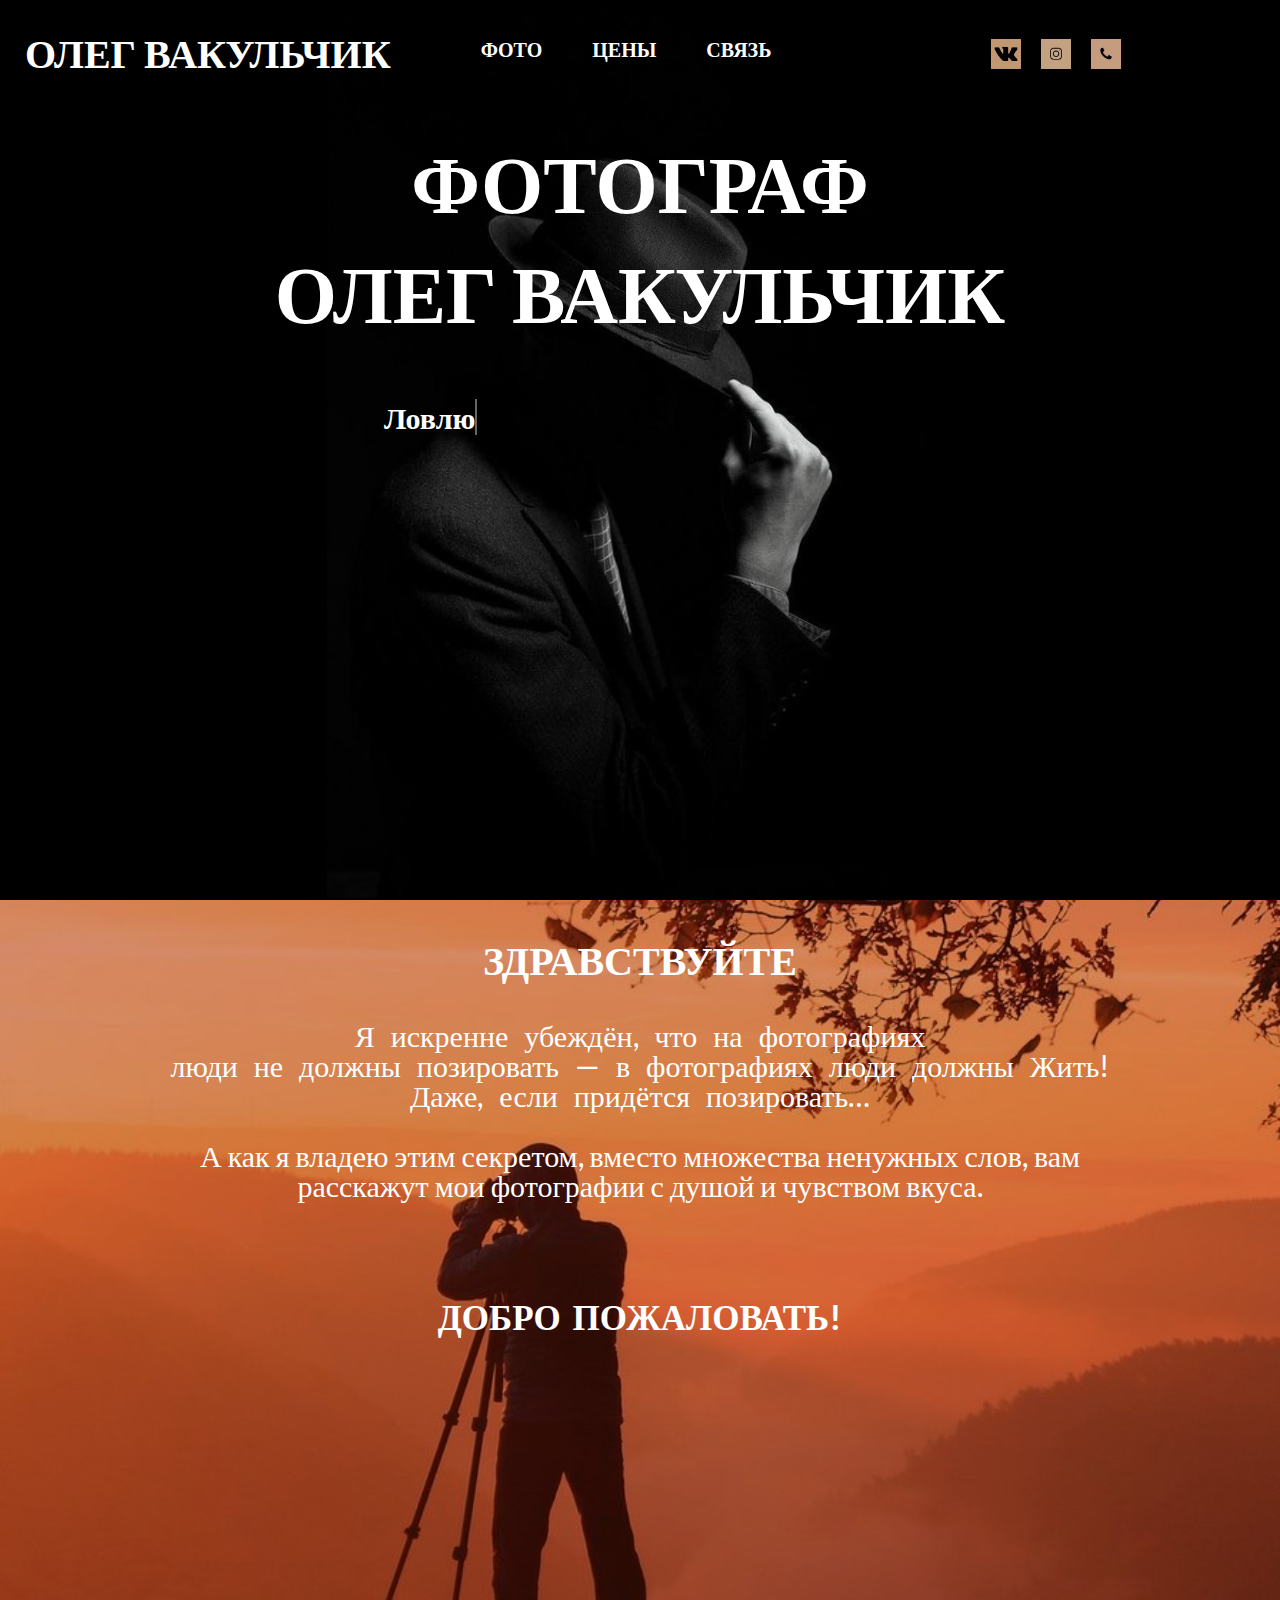
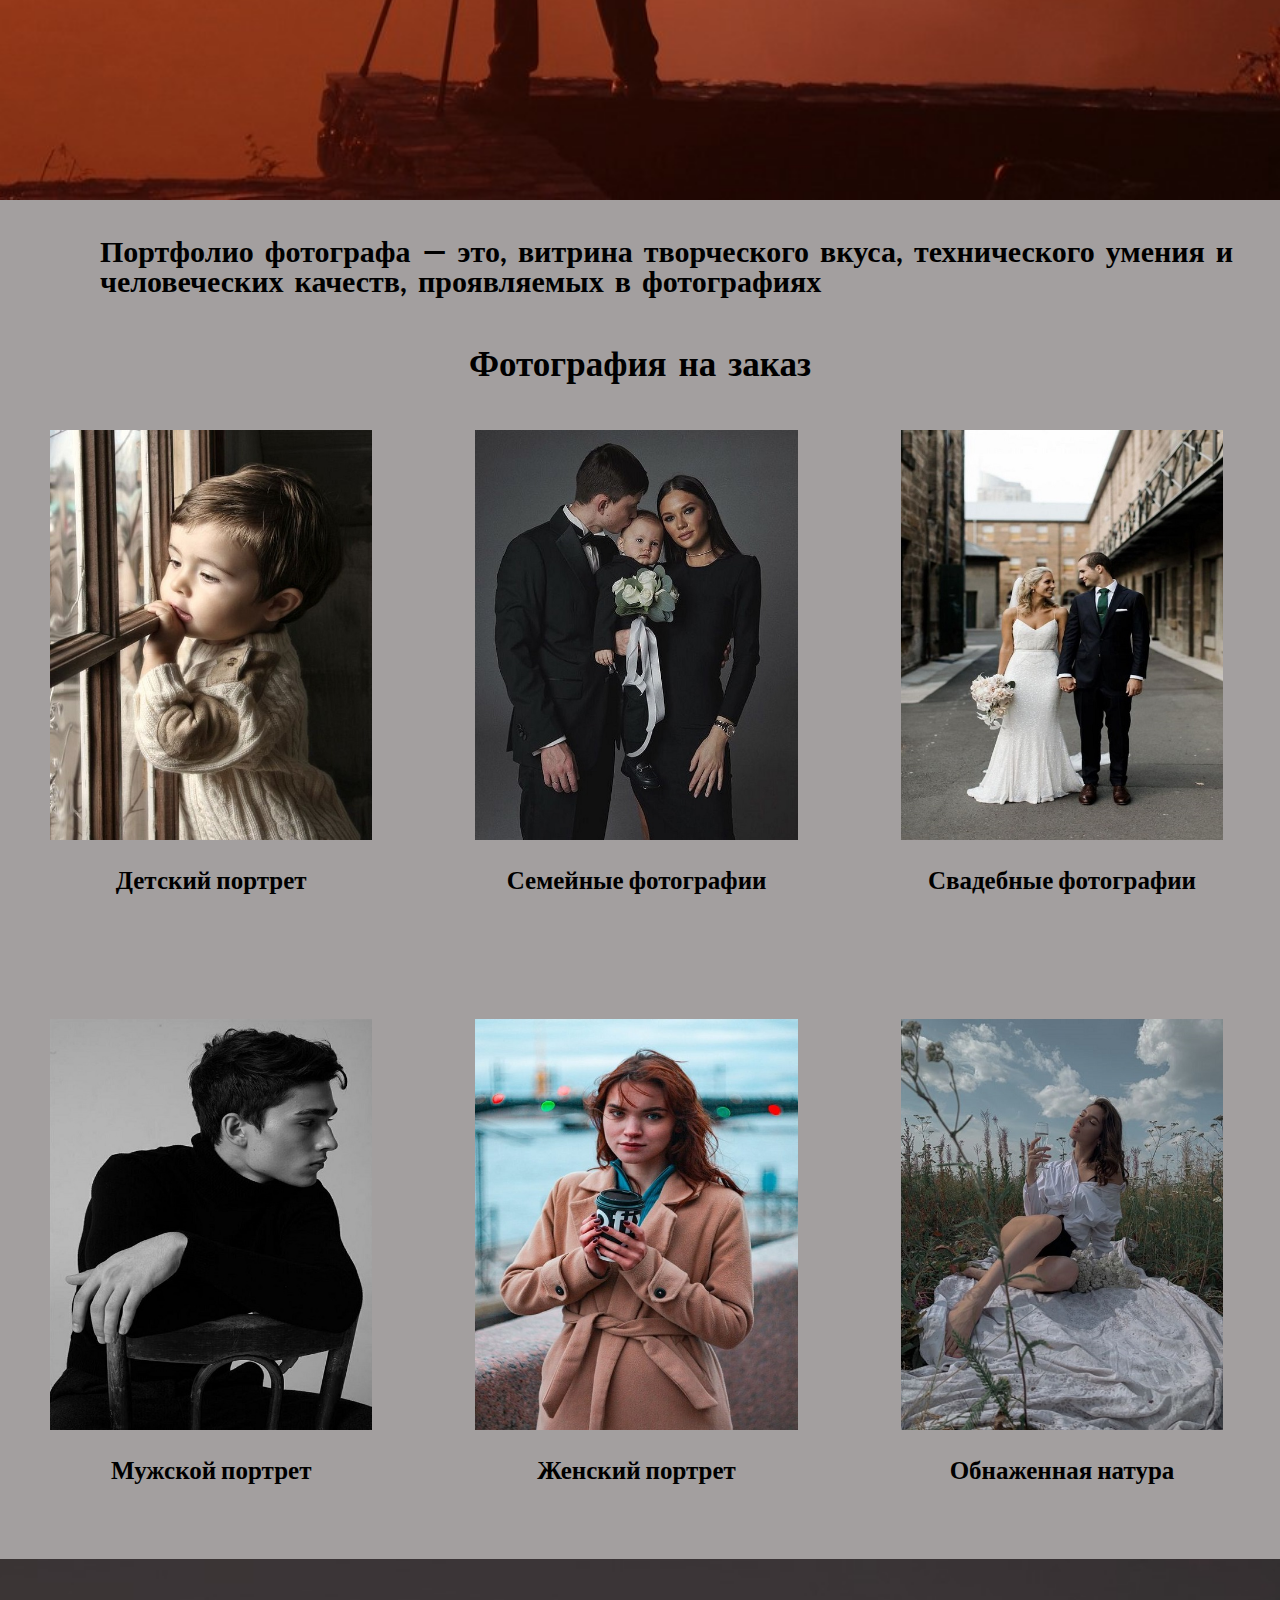
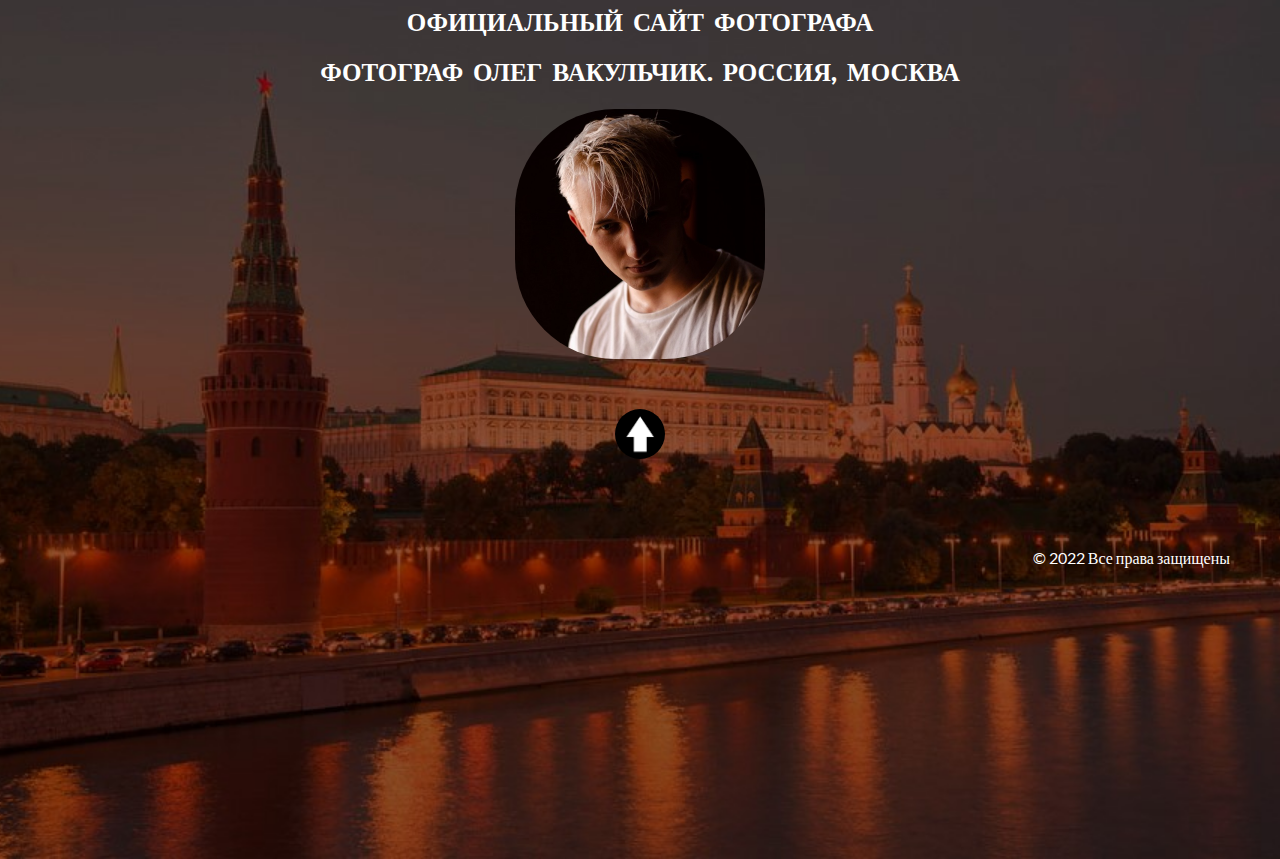
<file: projekt/index.html>
<!DOCTYPE html>
<html lang="ru">
<head>
    <title>Фотограф Олег Вакульчик</title>
  <meta http-equiv="Content-Type" content="text/html; charset=UTF-8"/>
  <meta name="description" content="Фотограф Олег Вакульчик"/>
  <meta name="keywords" content="Фотограф, Олег Вакульчик, фотограф Москва"/>
  <meta name="viewport" content="width=device-width, initial-scale=1.0">
  <link rel="stylesheet" href="./style.css">
</head>
<body>
  <div class="wrapper">
    <section class="fon">
      <header id="header" class="header">
        <div class="header_container">
          <a href="index.html"  class="header_logo">Олег Вакульчик</a>
          <header>
            <div class="menu-btn">
              <span></span>
              <span></span>
              <span></span>
            </div>
          </header>
          <div class="menu">
          <nav class="header_menu">
            <ul class="menu_list">
              <li class="menu_item">
                <a href="#bottom_block_anchor" class="menu_link">фото</a>
              </li>
              <li class="menu_item">
                <a href="pricing/pricing.html" class="menu_link">цены</a>
              </li>
              <li class="menu_item">
                <a href="connection/connection.html" class="menu_link">связь</a>
              </li>   
              <div class="icon_menu">
                <li class="icon_item">
                  <a href="https://vk.com/o.vakulchik" target="_blank" class="icon_link"><img src="images/icons/vk_2.jpg" width="30px" height="30px" alt="вк"></a>
                </li>
                <li class="icon_item">
                  <a href="https://instagram.com/vakulchyk_?utm_medium=copy_link" target="_blank" class="icon_link"><img src="images/icons/insta_2.jpg" width="30px" height="30px" alt="инстаграм"></a>
                </li>
                <li class="icon_item">
                  <a href="tel:+7921992-97-06" class="icon_link"><img src="images/icons/phone_2.jpg" width="30px" height="30px" alt="телефон"></a>
                </li>
              </div>
            </ul>
          </nav>
        </div>
  
        </header>
        <main class="page">
          <div class="page_main">
            <div class="main_block">
              <div class="main_block_body">
              <h1 class="main_block_title_h1">Фотограф</h1>
              <h2 class="main_block_title_h2">Олег Вакульчик</h2>
            <div class="wheel">
              <link href="https://fonts.googleapis.com/css?family=Raleway:200,100,400" rel="stylesheet" type="text/css" />
<h3>
  <span
     class="txt-rotate"
     data-period="2000"
     data-rotate='[ "Ловлю мнгновения. Сохраняю воспоминания...", "Персональный сайт Московского фотографа" ]'></span>
</h3>
            </div>
          </div>
        </div>
        </div>
      </main>
      </section>
  </div>
  <section class="middle_fon_section">
  <div class="middle_fon">
    <div class="middle_text">
      <p class="middle_text_hi">Здравствуйте</p>
      <p class="middle_text_2">Я искренне убеждён, что на фотографиях <br> люди не должны позировать — в фотографиях люди должны Жить! </br> Даже, если придётся позировать…</p>
      <p class="middle_text_3">А как я владею этим секретом, вместо множества ненужных слов, вам <br> расскажут мои фотографии с душой и чувством вкуса.</br></p>
      <p class="middle_text_4">Добро пожаловать!</p>
  </div>
  </div>
</section>
<section  class="bottom_block">
    <div class="bottom_block">
      <p id="bottom_block_anchor" class="bottom_block_text">Фото</p>
      <p class="bottom_block_portfolio">Портфолио фотографа — это, витрина творческого вкуса, технического умения и человеческих качеств, проявляемых в фотографиях</p>
      <p class="text_order">Фотография на заказ</p>
    </div>
    <div class="portfolio_photo_block">
      <div class="portfolio_photo">
          <a  href="a href img/children/children.html"> <img class="portfolio_img" src="a href img/children/images/children/children_1.jpg" alt="Детский портрет" > </a>
          <p class="portfolio_photo_text">Детский портрет</p>
      </div>
  </div>
  <div class="portfolio_photo_block">
    <div class="portfolio_photo">
        <a href="a href img/family/family.html"> <img class="portfolio_img" src="a href img/family/images/family/family_3.jpg" alt="Семейные фотографии" ></a>
        <p class="portfolio_photo_text">Семейные фотографии</p>
    </div>
</div>
<div class="portfolio_photo_block">
  <div class="portfolio_photo">
      <a href="a href img/wedding/wedding.html"> <img class="portfolio_img" src="a href img/wedding/images/wedding/wedding_5.jpg" alt="Свадебные фотографии"></a>
      <p class="portfolio_photo_text">Свадебные фотографии</p>
  </div>
</div>
<div class="portfolio_photo_block">
<div class="portfolio_photo">
    <a href="a href img/man/man.html"> <img class="portfolio_img" src="a href img/man/images/man/man_3.jpg" alt="Мужской портрет"></a>
    <p class="portfolio_photo_text">Мужской портрет</p>
</div>
</div>
<div class="portfolio_photo_block">
  <div class="portfolio_photo">
      <a href="a href img/women/women.html"> <img class="portfolio_img" src="a href img/women/images/woman/woman_5.jpg" alt="Женский портрет"></a>
      <p class="portfolio_photo_text">Женский портрет</p>
  </div>
  </div>
  <div class="portfolio_photo_block">
    <div class="portfolio_photo">
        <a href="a href img/naked/naked.html"> <img class="portfolio_img" src="a href img/naked/images/naked/naked_2.jpg" alt="Обнаженная натура"></a>
        <p class="portfolio_photo_text">Обнаженная натура</p>
    </div>
    </div> 
</section>
<footer>
  <div class="footer_fon">
    <div class="footer_text">
      <p>Официальный сайт фотографа</p>
      <p>Фотограф Олег Вакульчик. Россия, Москва</p>
    </div>
    <figure class="footer_photo">
      <a href="tel:tel:+7921992-97-06"> <img class="footer_photo" src="images/footer.jpg" alt="фото" ></a>
    </figure>
    <div class="footer_arrow">
      <a href="#header"> <img class="footer_arrow" src="images/icons/arrow.png" alt="фото"></a>
    </div>
    <div class="copy">
      <p>&COPY; 2022 Все права защищены</p>
    </div>
  </div>
</footer>

</div>
  <script src="script.js"></script>
</body>
</html>
</file>
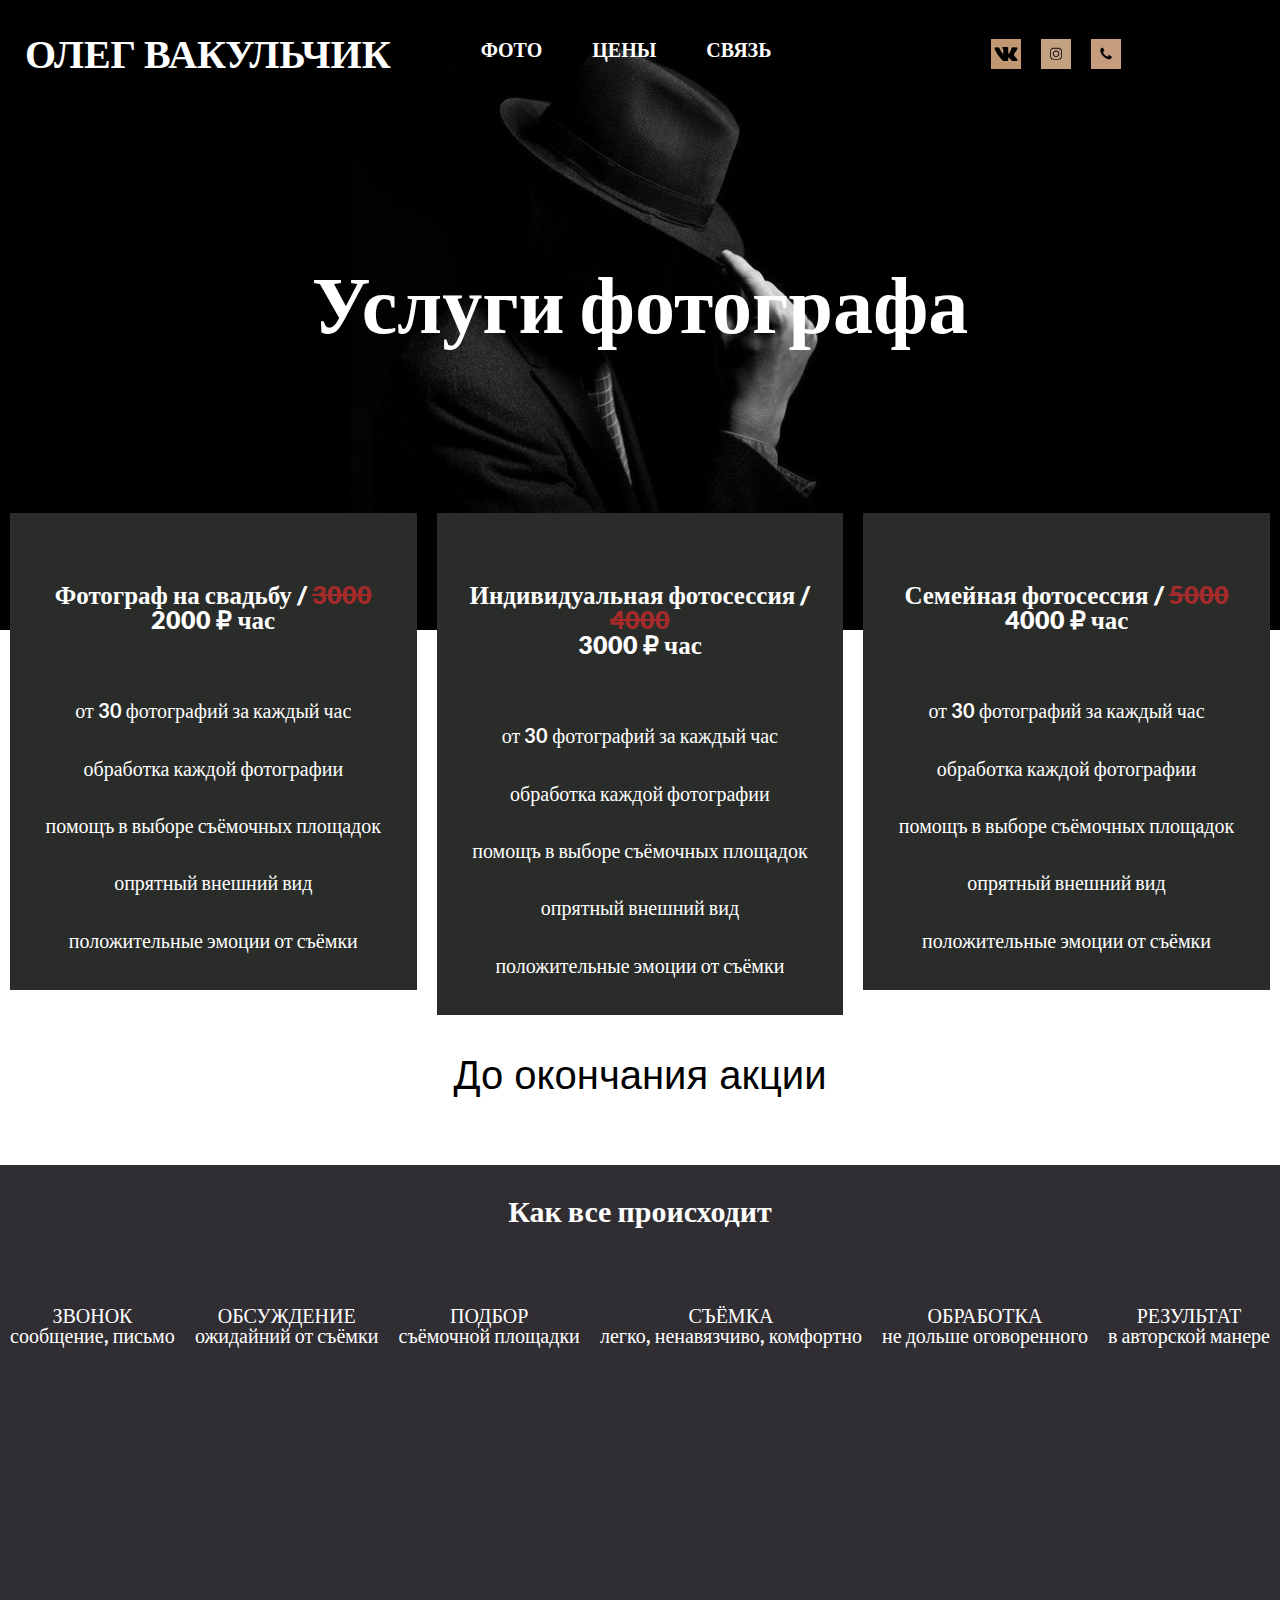
<file: projekt/pricing/pricing.html>
<!DOCTYPE html>
<html lang="ru">
<head>
    <title>Фотограф Олег Вакульчик</title>
  <meta http-equiv="Content-Type" content="text/html; charset=UTF-8"/>
  <meta name="description" content="Фотограф Олег Вакульчик"/>
  <meta name="keywords" content="Фотограф, Олег Вакульчик, фотограф Москва"/>
  <meta name="viewport" content="width=device-width, initial-scale=1.0">
  <link rel="stylesheet" href="pricing.css">
</head>
<body>
  <div class="wrapper">
    <section class="fon">
      <header class="header">
        <div class="header_container">
          <a href="../index.html" class="header_logo">Олег Вакульчик</a>
          <header>
            <div class="menu-btn">
              <span></span>
              <span></span>
              <span></span>
            </div>
          </header>
          <div class="menu">
          <nav class="header_menu">
            <ul class="menu_list">
              <li class="menu_item">
                <a href="../index.html#bottom_block_anchor" class="menu_link">фото</a>
              </li>
              <li class="menu_item">
                <a href="pricing.html" class="menu_link">цены</a>
              </li>
              <li class="menu_item">
                <a href="../connection/connection.html" class="menu_link">связь</a>
              </li>    <div class="icon_menu">
                <li class="icon_item">
                  <a href="https://vk.com/o.vakulchik" target="_blank" class="icon_link"><img src="../images/icons/vk_2.jpg" width="30px" height="30px" alt="вк" float="right"></a>
                </li>
                <li class="icon_item">
                  <a href="https://instagram.com/vakulchyk_?utm_medium=copy_link" target="_blank" class="icon_link"><img src="../images/icons/insta_2.jpg" width="30px" height="30px" alt="инстаграм"></a>
                </li>
                <li class="icon_item">
                  <a href="tel:+7921992-97-06" class="icon_link"><img src="../images/icons/phone_2.jpg" width="30px" height="30px" alt="телефон"></a>
                </li>
              </div>
            </ul>
          </nav>
        </div>
        </header>
        <main class="page">
          <div class="page_main">
            <div class="main_block">
              <div class="main_block_body">
              <h2 class="main_block_title_h2">Услуги фотографа</h2>
          </div>
        </div>
        </div>
      </main>					
      <div class="layout">
        <div class="col1">
         <div>
          <h2 class="photo_col">Фотограф на свадьбу / <s>3000</s> <br> 2000 ₽ час</h2>
          <div class="price_col">
          <p class="price_col_text">от 30 фотографий за каждый час</p>
          <p class="price_col_text">обработка каждой фотографии</p>
          <p class="price_col_text">помощъ в выборе съёмочных площадок</p>
          <p class="price_col_text">опрятный внешний вид</p>
          <p class="price_col_text">положительные эмоции от съёмки</p>
        </div>
         </div>
        </div>
        <div class="col2">
         <div>
          <h2 class="photo_col">Индивидуальная фотосессия / <s>4000</s> <br> 3000 ₽ час</h2>
          <div class="price_col">
          <p class="price_col_text">от 30 фотографий за каждый час</p>
          <p class="price_col_text">обработка каждой фотографии</p>
          <p class="price_col_text">помощъ в выборе съёмочных площадок</p>
          <p class="price_col_text">опрятный внешний вид</p>
          <p class="price_col_text">положительные эмоции от съёмки</p>
          </div>
         </div>
        </div>
        <div class="col3">
         <div>
          <h2 class="photo_col">Семейная фотосессия / <s>5000</s> <br> 4000 ₽ час</h2>
          <div class="price_col">
          <p class="price_col_text">от 30 фотографий за каждый час</p>
          <p class="price_col_text">обработка каждой фотографии</p>
          <p class="price_col_text">помощъ в выборе съёмочных площадок</p>
          <p class="price_col_text">опрятный внешний вид</p>
          <p class="price_col_text">положительные эмоции от съёмки</p>
          </div>
         </div>
        </div>
       </div>
       <div class="sale">
       <h1 class="countdown-title">До окончания акции</h1>
       <div id="countdown" class="countdown">
         <div class="countdown-number">
           <span class="days countdown-time"></span>
           <span class="countdown-text">Дней</span>
         </div>
         <div class="countdown-number">
           <span class="hours countdown-time"></span>
           <span class="countdown-text">Часов</span>
         </div>
         <div class="countdown-number">
           <span class="minutes countdown-time"></span>
           <span class="countdown-text">Минут</span>
         </div>
         <div class="countdown-number">
           <span class="seconds countdown-time"></span>
           <span class="countdown-text">Секунд</span>
         </div>
         <div id="deadline-message" class="deadline-message">
           Акция закончена
         </div>
       </div>
      </div>
      <div class="footer_fon">
        <div class="footer_header_text">
          <p>Как все происходит</p>
        </div>
        <div class="footer_header_logo">
          <p class="footer_header_logo_1">ЗВОНОК <br> сообщение, письмо</p>
          <p class="footer_header_logo_1">ОБСУЖДЕНИЕ <br> ожидайний от съёмки</p>
          <p class="footer_header_logo_1">ПОДБОР <br> съёмочной площадки</p>
          <p class="footer_header_logo_1">СЪЁМКА <br> легко, ненавязчиво, комфортно</p>
          <p class="footer_header_logo_1">ОБРАБОТКА <br> не дольше оговоренного</p>
          <p class="footer_header_logo_1">РЕЗУЛЬТАТ <br> в авторской манере</p>
        </div>
      </div>
  </section>
  </div>
    </body>
    <script src="pricing.js"></script>
  </div>
</file>
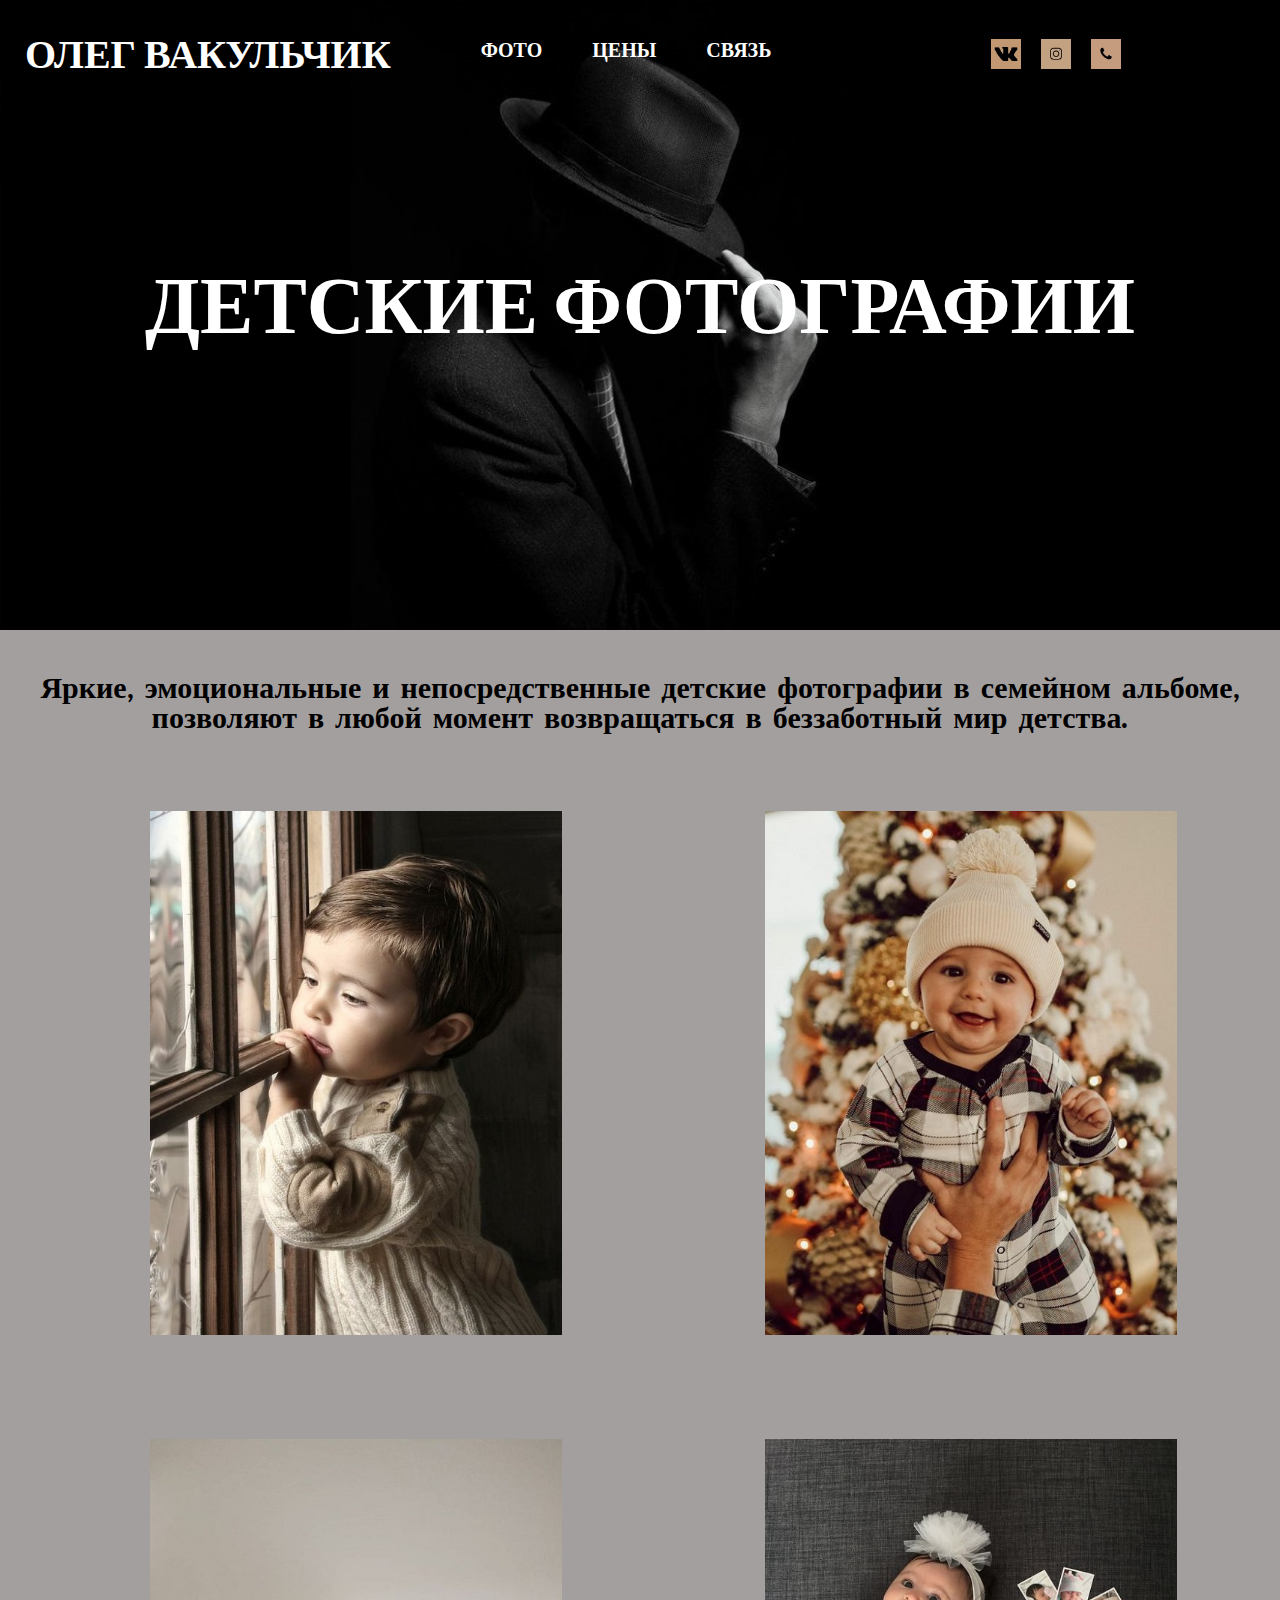
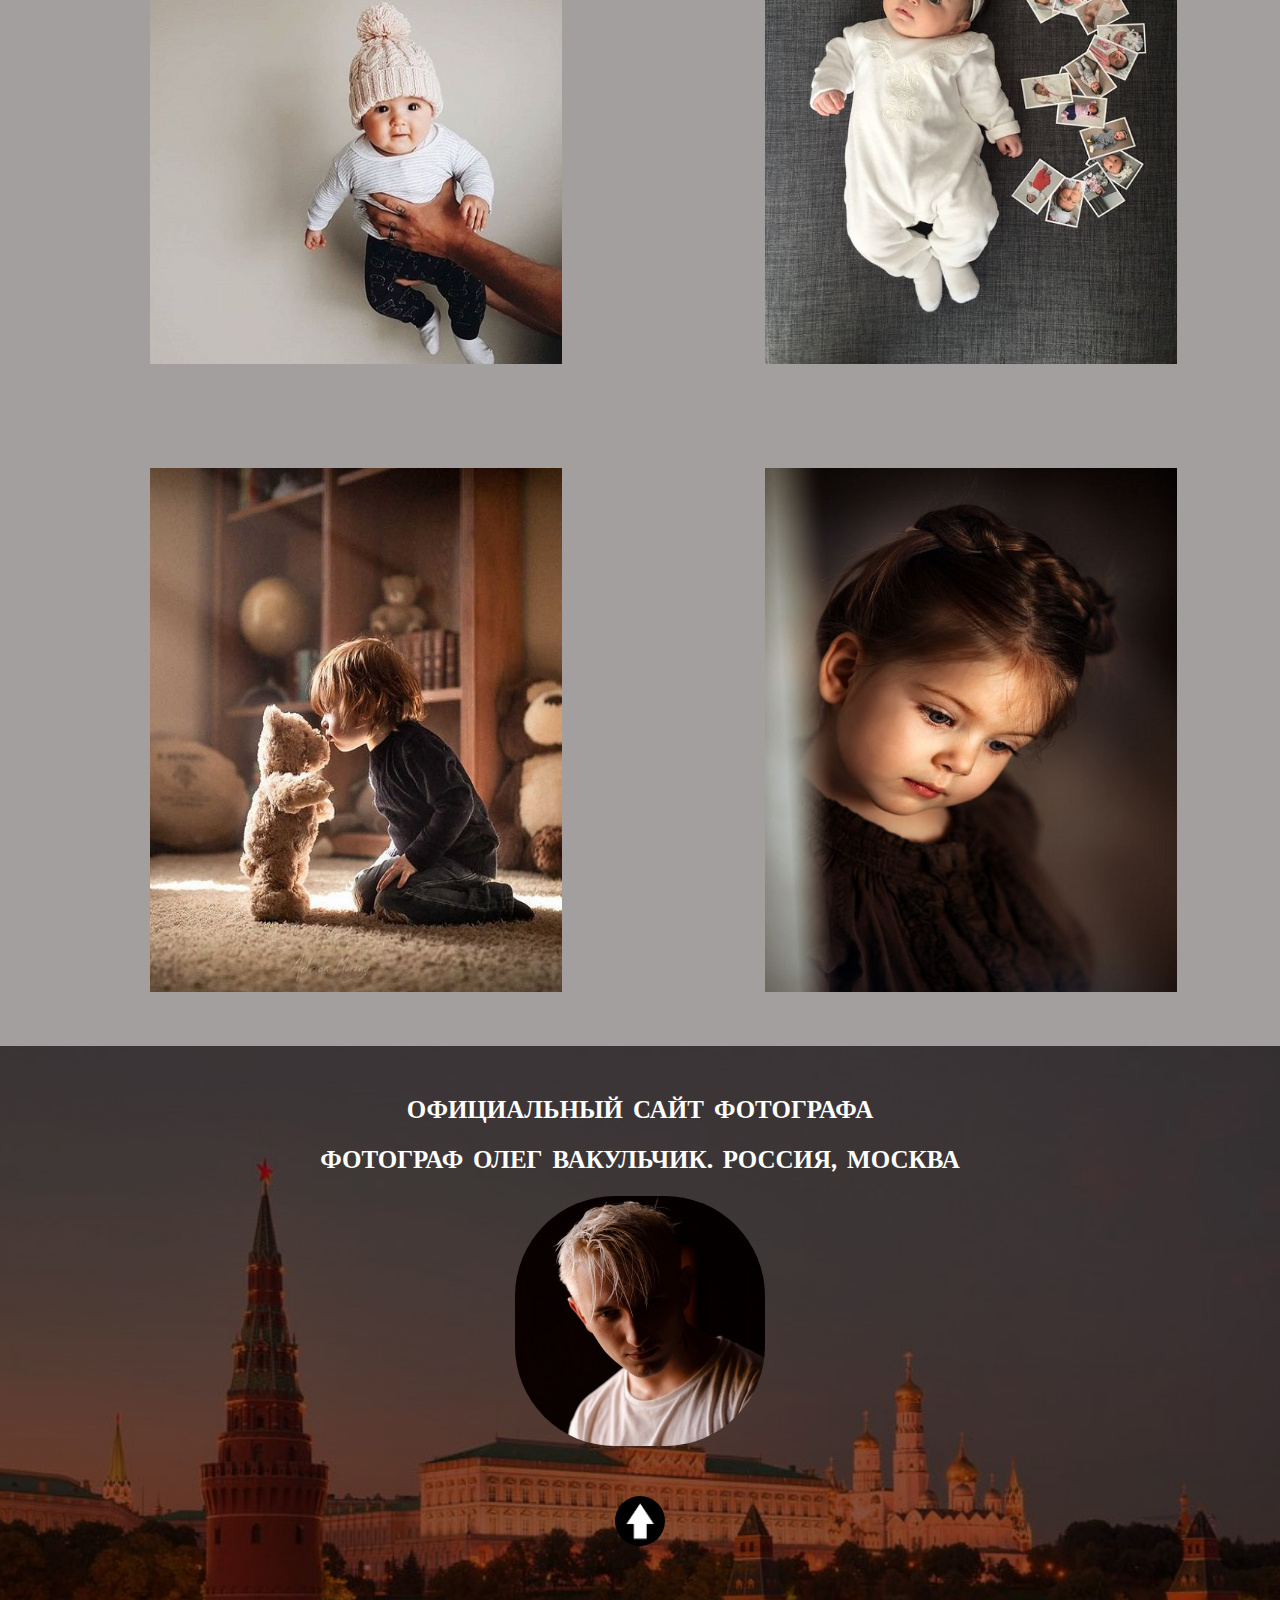
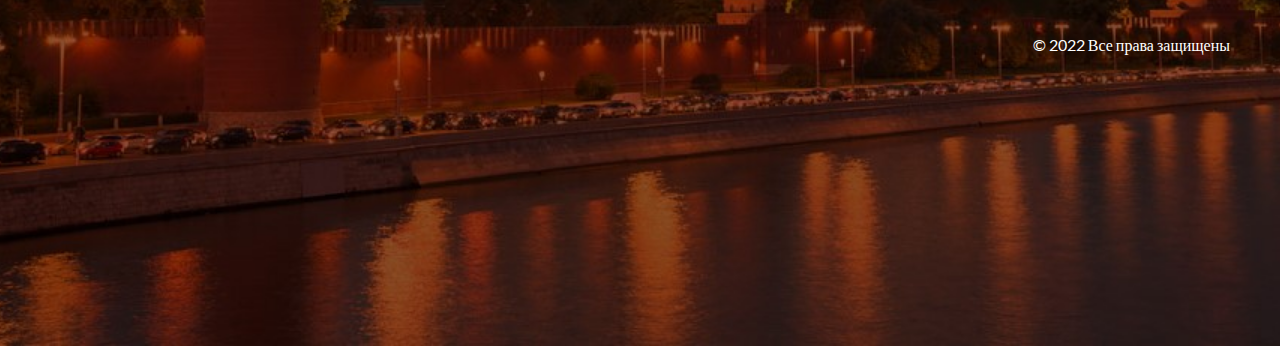
<file: projekt/a href img/children/children.html>
<!DOCTYPE html>
<html lang="ru">
<head>
    <title>Фотограф Олег Вакульчик</title>
  <meta http-equiv="Content-Type" content="text/html; charset=UTF-8"/>
  <meta name="description" content="Фотограф Олег Вакульчик"/>
  <meta name="keywords" content="Фотограф, Олег Вакульчик, фотограф Москва"/>
  <meta name="viewport" content="width=device-width, initial-scale=1.0">
  <link rel="stylesheet" href="./children.css">
</head>
<body>
  <div class="wrapper">
    <section class="fon">
      <header id="header" class="header">
        <div class="header_container">
          <a href="../../index.html" class="header_logo">Олег Вакульчик</a>
          <header>
            <div class="menu-btn">
              <span></span>
              <span></span>
              <span></span>
            </div>
          </header>
          <div class="menu">
          <nav class="header_menu">
            <ul class="menu_list">
              <li class="menu_item">
                <a href="../../index.html #bottom_block_anchor" class="menu_link">фото</a>
              </li>
              <li class="menu_item">
                <a href="../../pricing/pricing.html" class="menu_link">цены</a>
              </li>
              <li class="menu_item">
                <a href="../../connection/connection.html" class="menu_link">связь</a>
              </li>    <div class="icon_menu">
                <li class="icon_item">
                  <a href="https://vk.com/o.vakulchik" target="_blank" class="icon_link"><img src="../../images/icons/vk_2.jpg" width="30px" height="30px" alt="вк" float="right"></a>
                </li>
                <li class="icon_item">
                  <a href="https://instagram.com/vakulchyk_?utm_medium=copy_link" target="_blank" class="icon_link"><img src="../../images/icons/insta_2.jpg" width="30px" height="30px" alt="инстаграм"></a>
                </li>
                <li class="icon_item">
                  <a href="tel:tel:+7921992-97-06" class="icon_link"><img src="../../images/icons/phone_2.jpg" width="30px" height="30px" alt="телефон"></a>
                </li>
              </div>
            </ul>
          </nav>
          </div>
  
        </header>
        <main class="page">
          <div class="page_main">
            <div class="main_block">
              <div class="main_block_body">
              <h2 class="main_block_title_h2">Детские фотографии</h2>
          </div>
        </div>
        </div>
      </main>
      </section>
  </div>

<section class="bottom_block">
    <div class="bottom_block">
      <p class="bottom_block_portfolio">Яркие, эмоциональные и непосредственные детские фотографии в семейном альбоме, позволяют в любой момент возвращаться в беззаботный мир детства.</p>
    </div>
    <div class="portfolio_photo_block">
      <div class="portfolio_photo">
          <img class="portfolio_img" src="images/children/children_1.jpg" alt="фото">
      </div>
  </div>
  <div class="portfolio_photo_block">
    <div class="portfolio_photo">
        <img class="portfolio_img" src="images/children/children_2.jpg" alt="фото">
    </div>
</div>
<div class="portfolio_photo_block">
  <div class="portfolio_photo">
       <img class="portfolio_img" src="images/children/children_3.jpg" alt="фото">
  </div>
</div>
<div class="portfolio_photo_block">
<div class="portfolio_photo">
     <img class="portfolio_img" src="images/children/children_4.jpg" alt="фото">
</div>
</div>
<div class="portfolio_photo_block">
  <div class="portfolio_photo">
      <img class="portfolio_img" src="images/children/children_5.jpg" alt="фото">
  </div>
  </div>
  <div class="portfolio_photo_block">
    <div class="portfolio_photo">
         <img class="portfolio_img" src="images/children/children_6.jpg" alt="фото">
    </div>
    </div> 
</section>
<footer>
  <div class="footer_fon">
    <div class="footer_text">
      <p>Официальный сайт фотографа</p>
      <p>Фотограф Олег Вакульчик. Россия, Москва</p>
    </div>
    <figure class="footer_photo">
      <a href="tel:+7921992-97-06"> <img class="footer_photo" src="../../images/footer.jpg" alt="фото" ></a>
    </figure>
    <div class="footer_arrow">
      <a href="#header"> <img class="footer_arrow" src="../../images/icons/arrow.png" alt="фото"></a>
    </div>
    <div class="copy">
      <p>&COPY; 2022 Все права защищены</p>
    </div>
  </div>
</footer>
</div>
  <script src="../../script.js"></script>
</body>
</html>
</file>
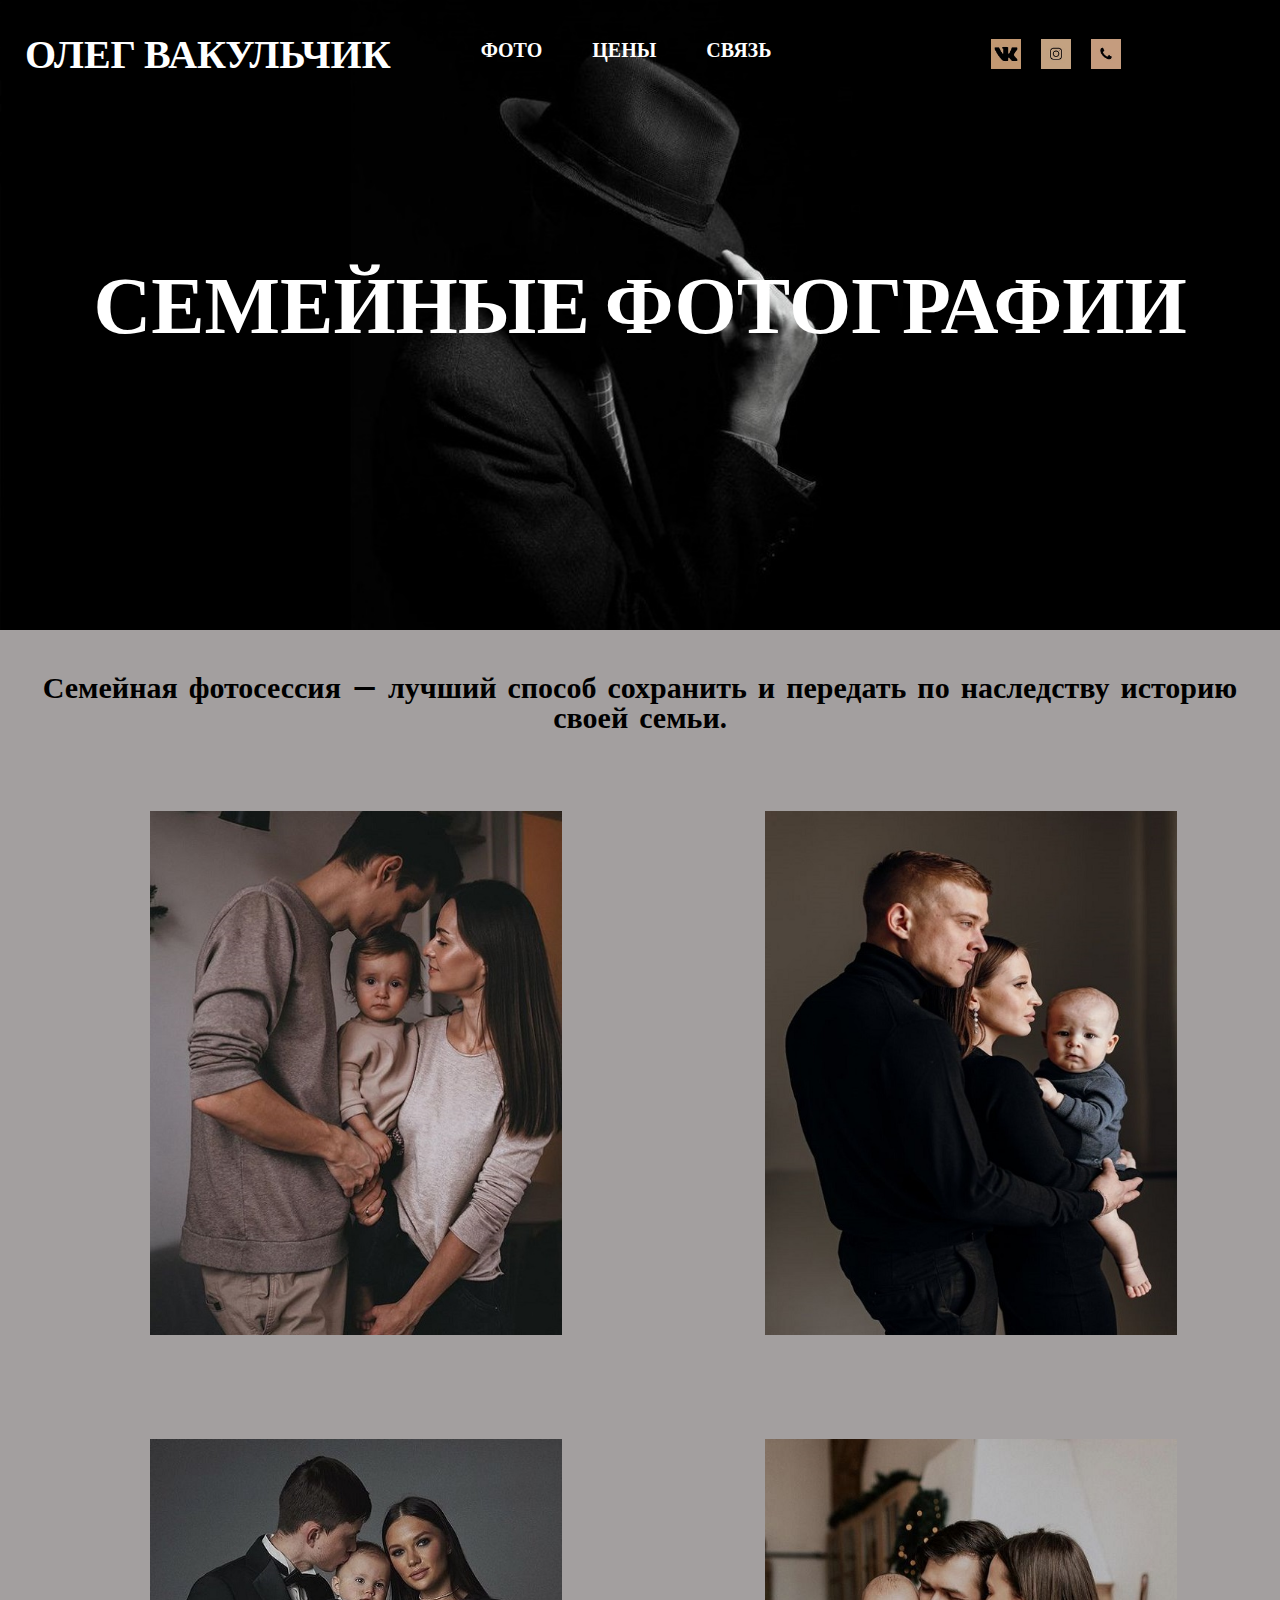
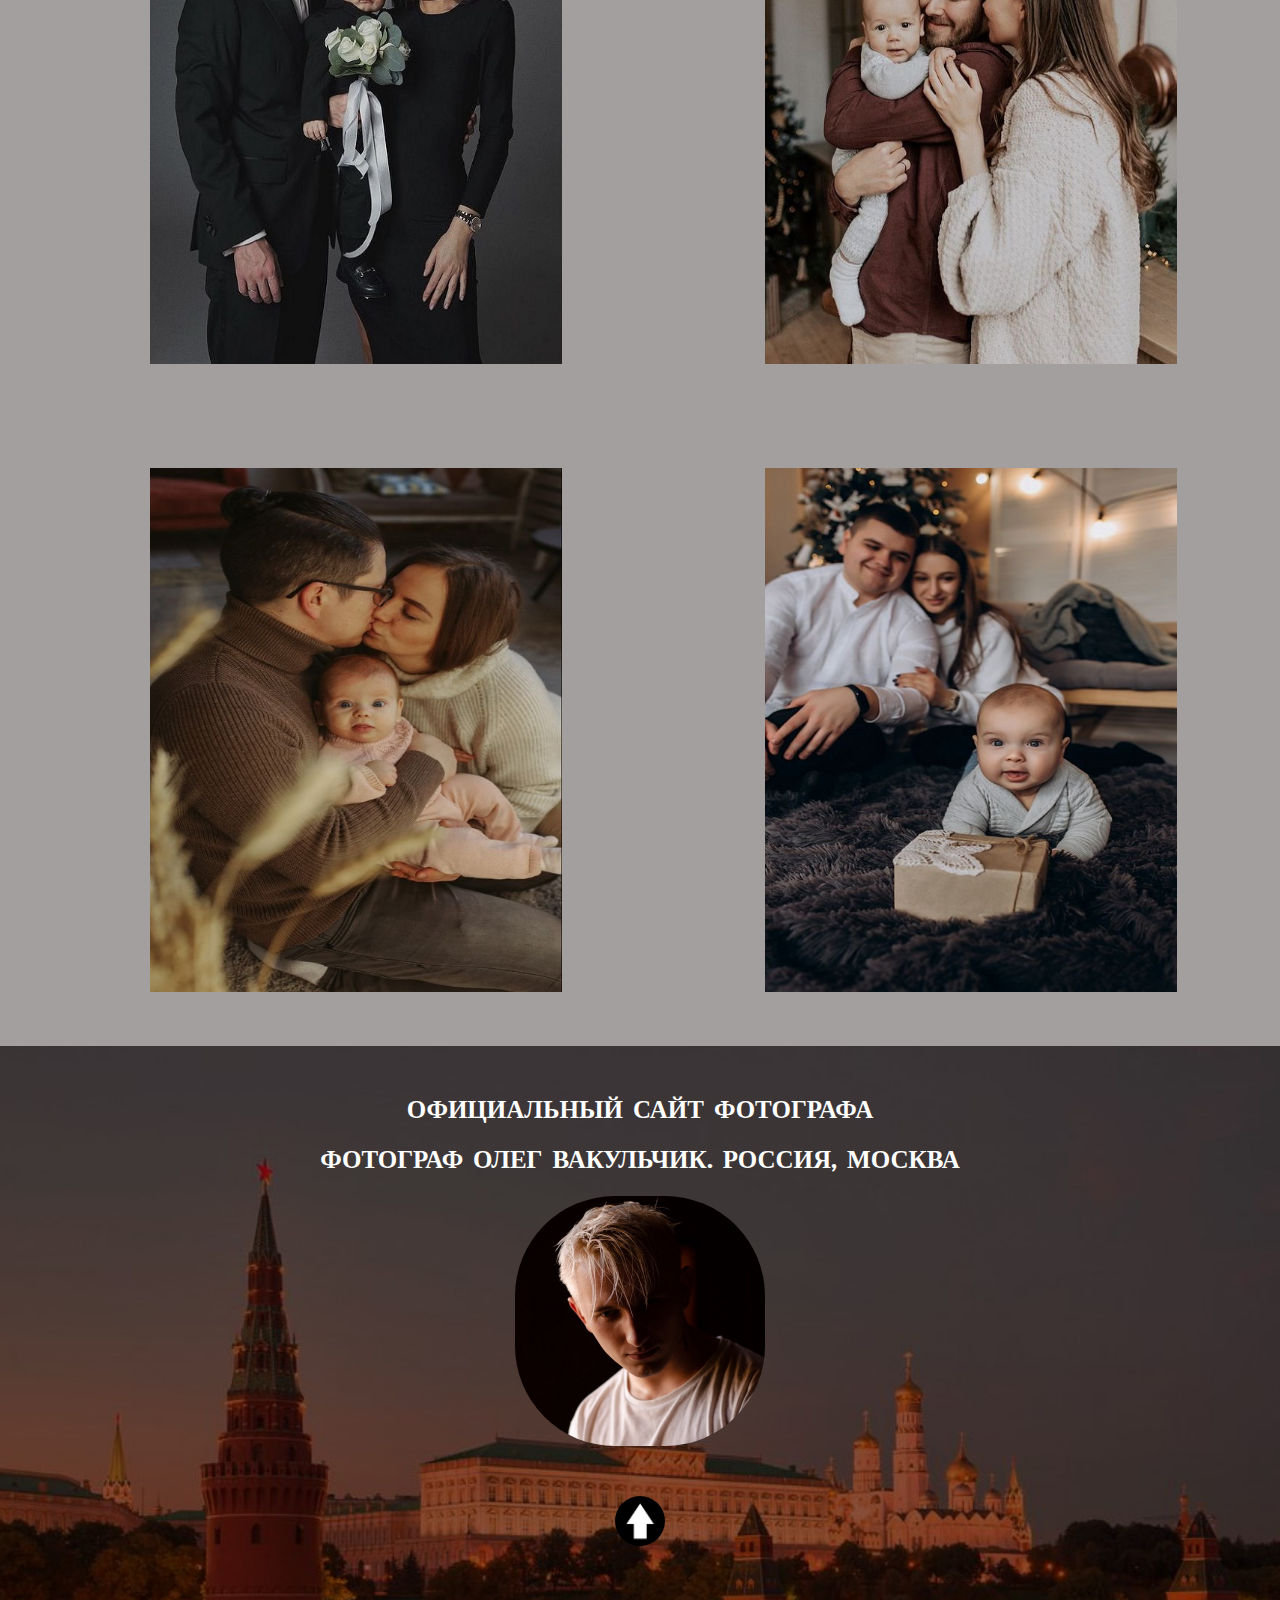
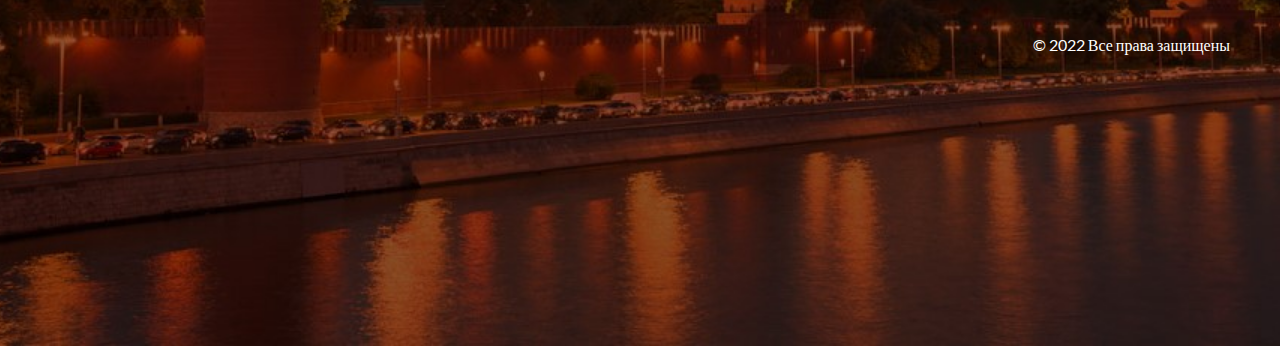
<file: projekt/a href img/family/family.html>
<!DOCTYPE html>
<html lang="ru">
<head>
    <title>Фотограф Олег Вакульчик</title>
  <meta http-equiv="Content-Type" content="text/html; charset=UTF-8"/>
  <meta name="description" content="Фотограф Олег Вакульчик"/>
  <meta name="keywords" content="Фотограф, Олег Вакульчик, фотограф Москва"/>
  <meta name="viewport" content="width=device-width, initial-scale=1.0">
  <link rel="stylesheet" href="./family.css">
</head>
<body>
  <div class="wrapper">
    <section class="fon">
      <header id="header" class="header">
        <div class="header_container">
          <a href="../../index.html" class="header_logo">Олег Вакульчик</a>
          <header>
            <div class="menu-btn">
              <span></span>
              <span></span>
              <span></span>
            </div>
          </header>
          <div class="menu">
          <nav class="header_menu">
            <ul class="menu_list">
              <li class="menu_item">
                <a href="../../index.html #bottom_block_anchor" class="menu_link">фото</a>
              </li>
              <li class="menu_item">
                <a href="../../pricing/pricing.html" class="menu_link">цены</a>
              </li>
              <li class="menu_item">
                <a href="../../connection/connection.html" class="menu_link">связь</a>
              </li>    <div class="icon_menu">
                <li class="icon_item">
                  <a href="https://vk.com/o.vakulchik" target="_blank" class="icon_link"><img src="../../images/icons/vk_2.jpg" width="30px" height="30px" alt="вк" float="right"></a>
                </li>
                <li class="icon_item">
                  <a href="https://instagram.com/vakulchyk_?utm_medium=copy_link" target="_blank" class="icon_link"><img src="../../images/icons/insta_2.jpg" width="30px" height="30px" alt="инстаграм"></a>
                </li>
                <li class="icon_item">
                  <a href="tel:+7921992-97-06" class="icon_link"><img src="../../images/icons/phone_2.jpg" width="30px" height="30px" alt="телефон"></a>
                </li>
              </div>
            </ul>
          </nav>
          </div>
  
        </header>
        <main class="page">
          <div class="page_main">
            <div class="main_block">
              <div class="main_block_body">
              <h2 class="main_block_title_h2">Семейные фотографии</h2>
          </div>
        </div>
        </div>
      </main>
      </section>
  </div>

<section class="bottom_block">
    <div class="bottom_block">
      <p class="bottom_block_portfolio">Семейная фотосессия — лучший способ сохранить и передать по наследству историю своей семьи.</p>
    </div>
    <div class="portfolio_photo_block">
      <div class="portfolio_photo">
         <img class="portfolio_img" src="images/family/family_1.jpg" alt="фото">
      </div>
  </div>
  <div class="portfolio_photo_block">
    <div class="portfolio_photo">
        <img class="portfolio_img" src="images/family/family_2.jpg" alt="фото">
    </div>
</div>
<div class="portfolio_photo_block">
  <div class="portfolio_photo">
      <img class="portfolio_img" src="images/family/family_3.jpg" alt="фото">
  </div>
</div>
<div class="portfolio_photo_block">
<div class="portfolio_photo">
    <img class="portfolio_img" src="images/family/family_4.jpg" alt="фото">
</div>
</div>
<div class="portfolio_photo_block">
  <div class="portfolio_photo">
     <img class="portfolio_img" src="images/family/family_5.jpg" alt="фото">
  </div>
  </div>
  <div class="portfolio_photo_block">
    <div class="portfolio_photo">
        <img class="portfolio_img" src="images/family/family_6.jpg" alt="фото">
    </div>
    </div> 
</section>
<footer>
  <div class="footer_fon">
    <div class="footer_text">
      <p>Официальный сайт фотографа</p>
      <p>Фотограф Олег Вакульчик. Россия, Москва</p>
    </div>
    <figure class="footer_photo">
      <a href="tel:+7921992-97-06"> <img class="footer_photo" src="../../images/footer.jpg" alt="фото" ></a>
    </figure>
    <div class="footer_arrow">
      <a href="#header"> <img class="footer_arrow" src="../../images/icons/arrow.png" alt="фото"></a>
    </div>
    <div class="copy">
      <p>&COPY; 2022 Все права защищены</p>
    </div>
  </div>
</footer>
</div>
  <script src="../../script.js"></script>
</body>
</html>
</file>
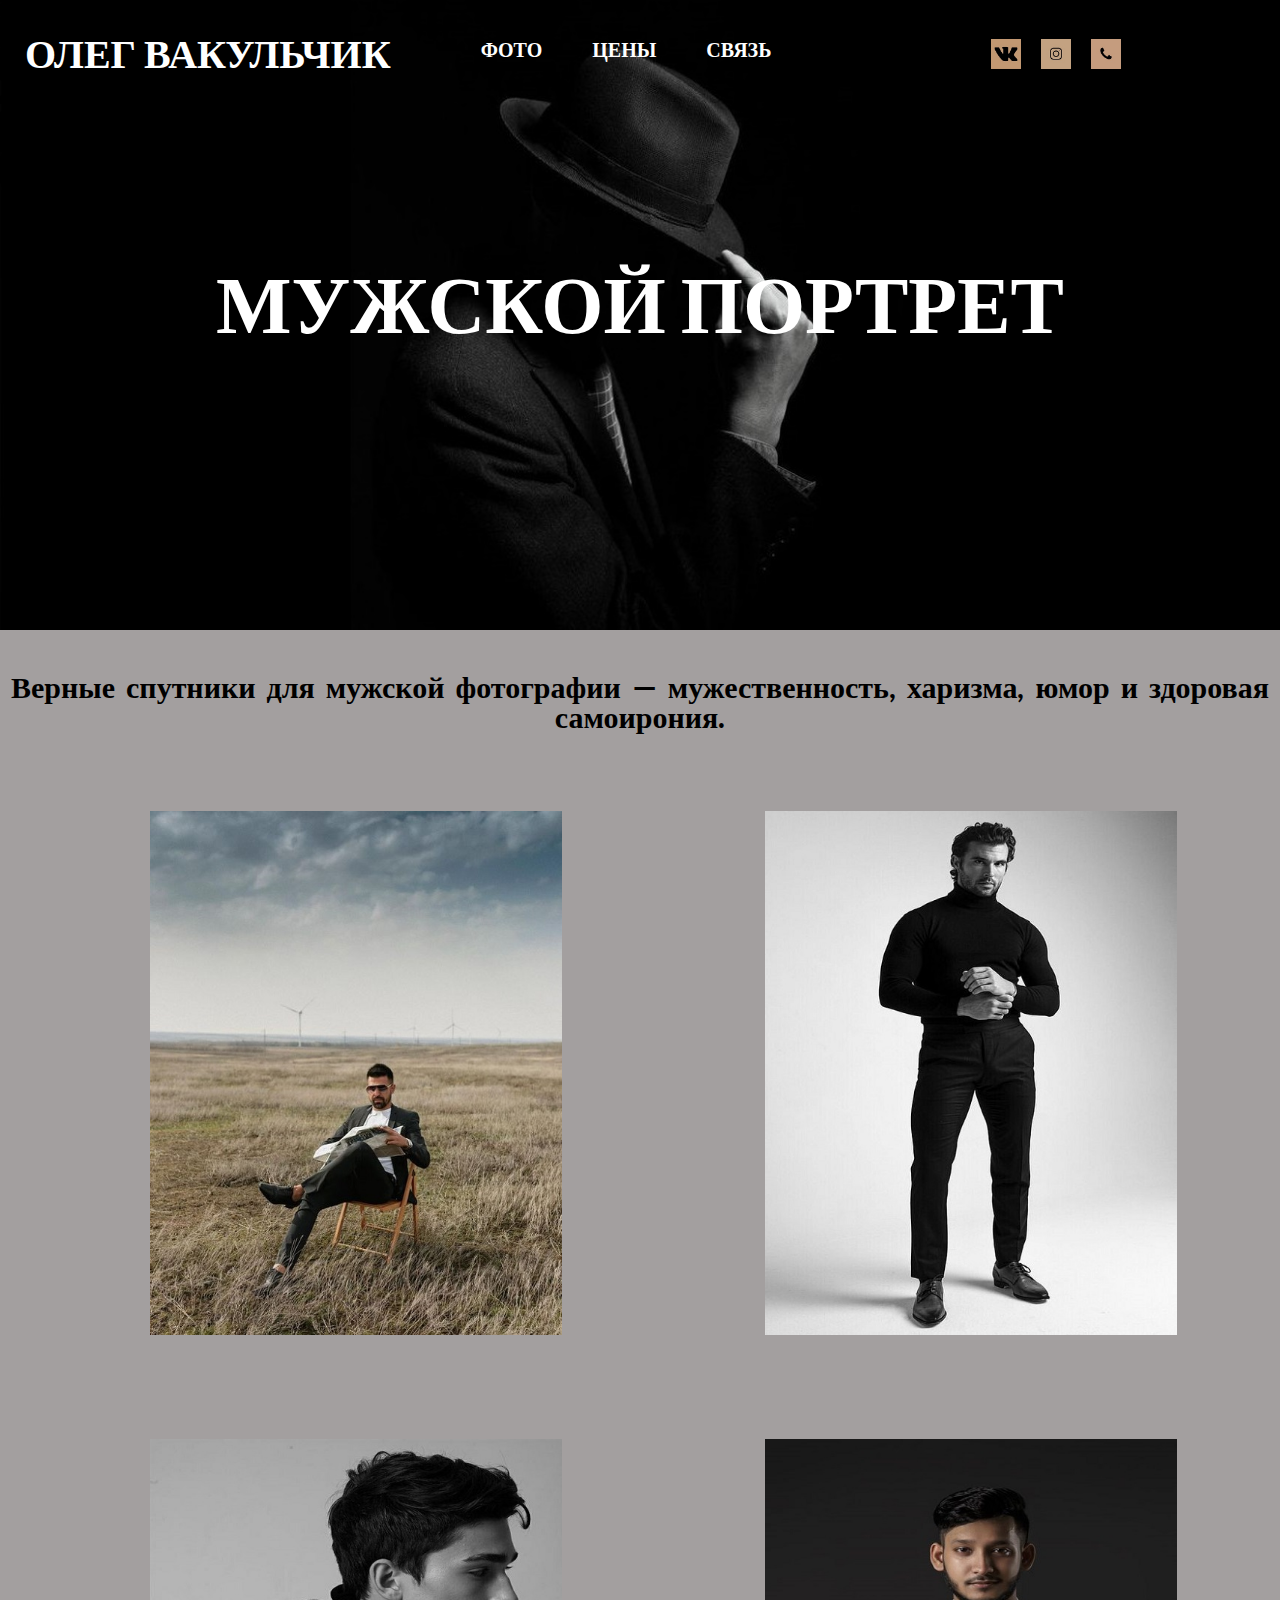
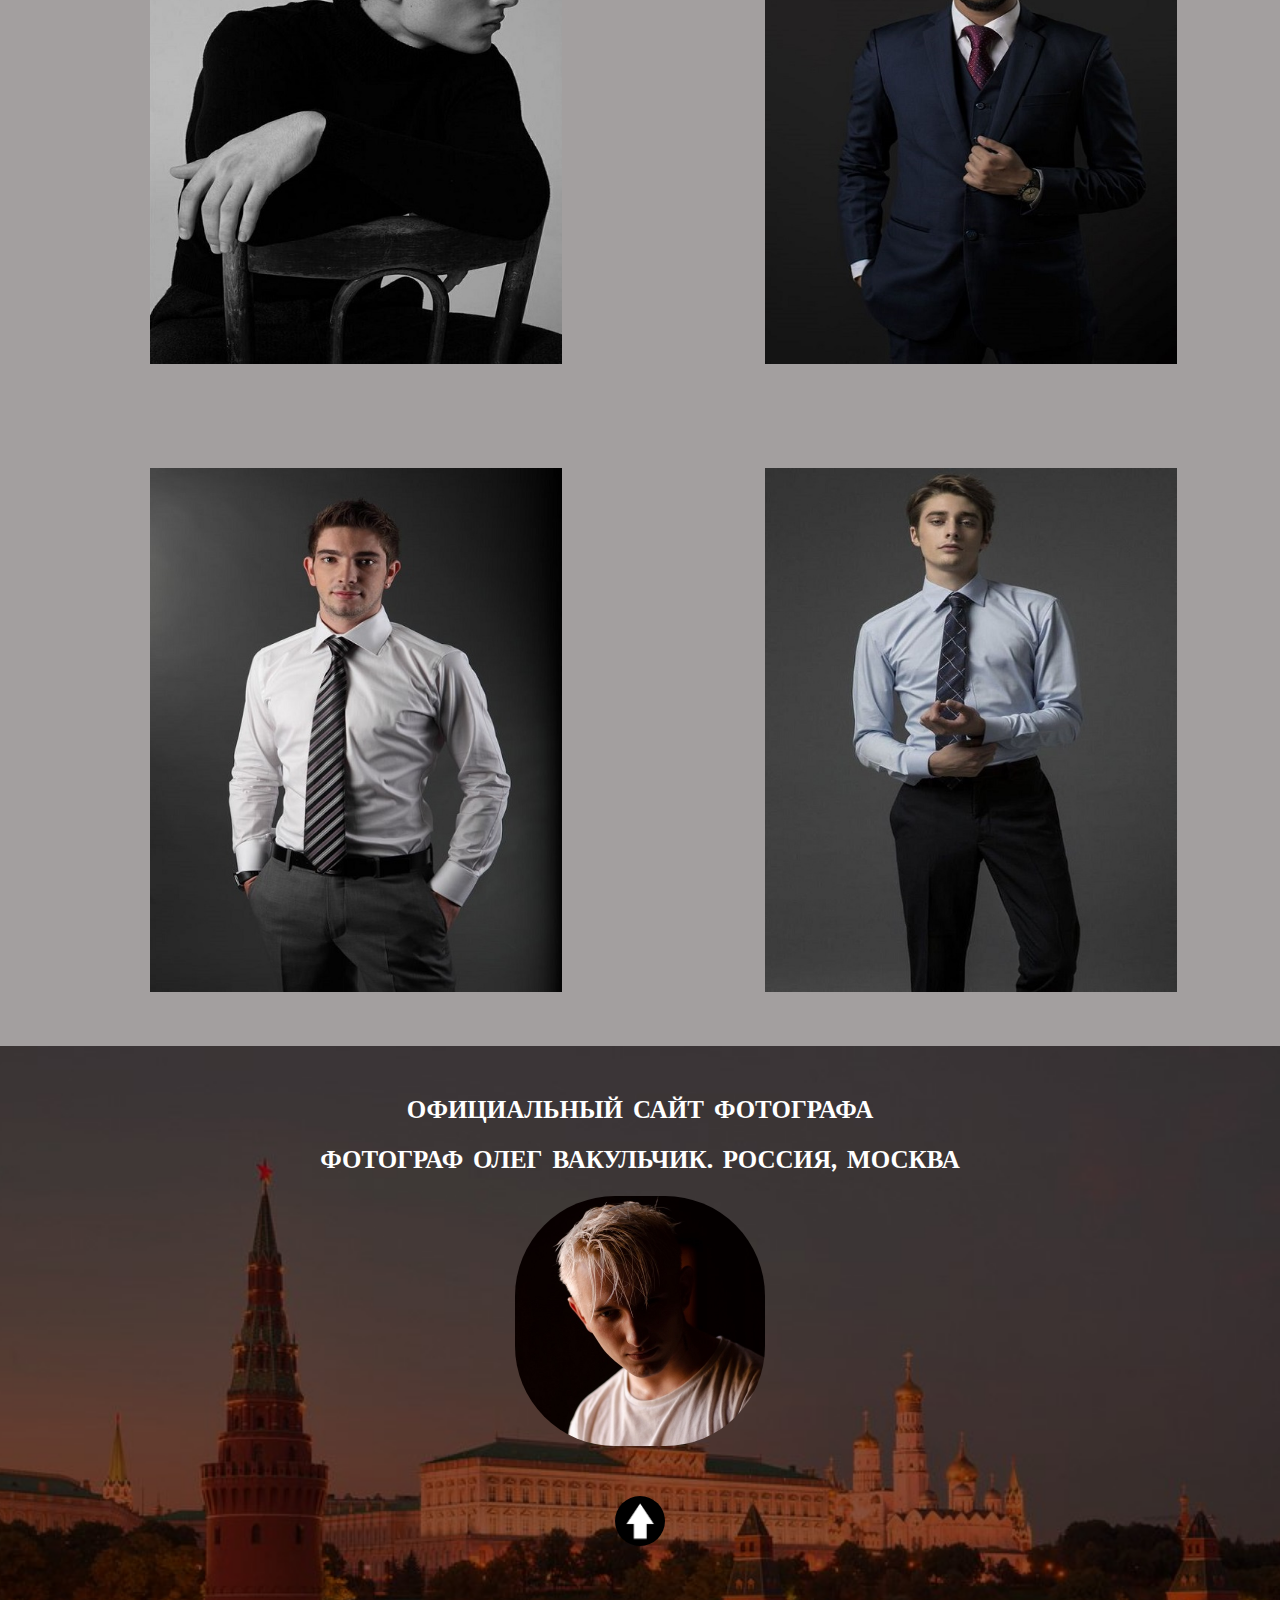
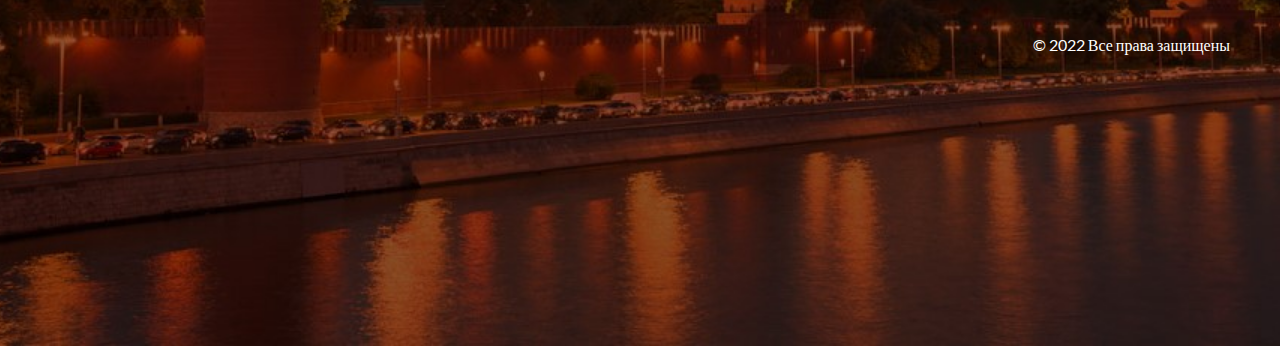
<file: projekt/a href img/man/man.html>
<!DOCTYPE html>
<html lang="ru">
<head>
    <title>Фотограф Олег Вакульчик</title>
  <meta http-equiv="Content-Type" content="text/html; charset=UTF-8"/>
  <meta name="description" content="Фотограф Олег Вакульчик"/>
  <meta name="keywords" content="Фотограф, Олег Вакульчик, фотограф Москва"/>
  <meta name="viewport" content="width=device-width, initial-scale=1.0">
  <link rel="stylesheet" href="./man.css">
</head>
<body>
  <div class="wrapper">
    <section class="fon">
      <header id="header" class="header">
        <div class="header_container">
          <a href="../../index.html" class="header_logo">Олег Вакульчик</a>
          <header>
            <div class="menu-btn">
              <span></span>
              <span></span>
              <span></span>
            </div>
          </header>
          <div class="menu">
          <nav class="header_menu">
            <ul class="menu_list">
              <li class="menu_item">
                <a href="../../index.html #bottom_block_anchor" class="menu_link">фото</a>
              </li>
              <li class="menu_item">
                <a href="../../pricing/pricing.html" class="menu_link">цены</a>
              </li>
              <li class="menu_item">
                <a href="../../connection/connection.html" class="menu_link">связь</a>
              </li>    <div class="icon_menu">
                <li class="icon_item">
                  <a href="https://vk.com/o.vakulchik" target="_blank" class="icon_link"><img src="../../images/icons/vk_2.jpg" width="30px" height="30px" alt="вк" float="right"></a>
                </li>
                <li class="icon_item">
                  <a href="https://instagram.com/vakulchyk_?utm_medium=copy_link" target="_blank" class="icon_link"><img src="../../images/icons/insta_2.jpg" width="30px" height="30px" alt="инстаграм"></a>
                </li>
                <li class="icon_item">
                  <a href="tel:+7921992-97-06" class="icon_link"><img src="../../images/icons/phone_2.jpg" width="30px" height="30px" alt="телефон"></a>
                </li>
              </div>
            </ul>
          </nav>
          </div>
  
        </header>
        <main class="page">
          <div class="page_main">
            <div class="main_block">
              <div class="main_block_body">
              <h2 class="main_block_title_h2">Мужской портрет</h2>
          </div>
        </div>
        </div>
      </main>
      </section>
  </div>

<section class="bottom_block">
    <div class="bottom_block">
      <p class="bottom_block_portfolio">Верные спутники для мужской фотографии — мужественность, харизма, юмор и здоровая самоирония.</p>
    </div>
    <div class="portfolio_photo_block">
      <div class="portfolio_photo">
          <img class="portfolio_img" src="images/man/man_1.jpg" alt="фото">
      </div>
  </div>
  <div class="portfolio_photo_block">
    <div class="portfolio_photo">
        <img class="portfolio_img" src="images/man/man_2.jpg" alt="фото">
    </div>
</div>
<div class="portfolio_photo_block">
  <div class="portfolio_photo">
      <img class="portfolio_img" src="images/man/man_3.jpg" alt="фото">
  </div>
</div>
<div class="portfolio_photo_block">
<div class="portfolio_photo">
    <img class="portfolio_img" src="images/man/man_4.jpg" alt="фото">
</div>
</div>
<div class="portfolio_photo_block">
  <div class="portfolio_photo">
      <img class="portfolio_img" src="images/man/man_5.jpg" alt="фото">
  </div>
  </div>
  <div class="portfolio_photo_block">
    <div class="portfolio_photo">
        <img class="portfolio_img" src="images/man/man_6.jpg" alt="фото">
    </div>
    </div> 
</section>
<footer>
  <div class="footer_fon">
    <div class="footer_text">
      <p>Официальный сайт фотографа</p>
      <p>Фотограф Олег Вакульчик. Россия, Москва</p>
    </div>
    <figure class="footer_photo">
      <a href="tel:+7921992-97-06"> <img class="footer_photo" src="../../images/footer.jpg" alt="фото" ></a>
    </figure>
    <div class="footer_arrow">
      <a href="#header"> <img class="footer_arrow" src="../../images/icons/arrow.png" alt="фото"></a>
    </div>
    <div class="copy">
      <p>&COPY; 2022 Все права защищены</p>
    </div>
  </div>
</footer>
</div>
  <script src="../../script.js"></script>
</body>
</html>
</file>
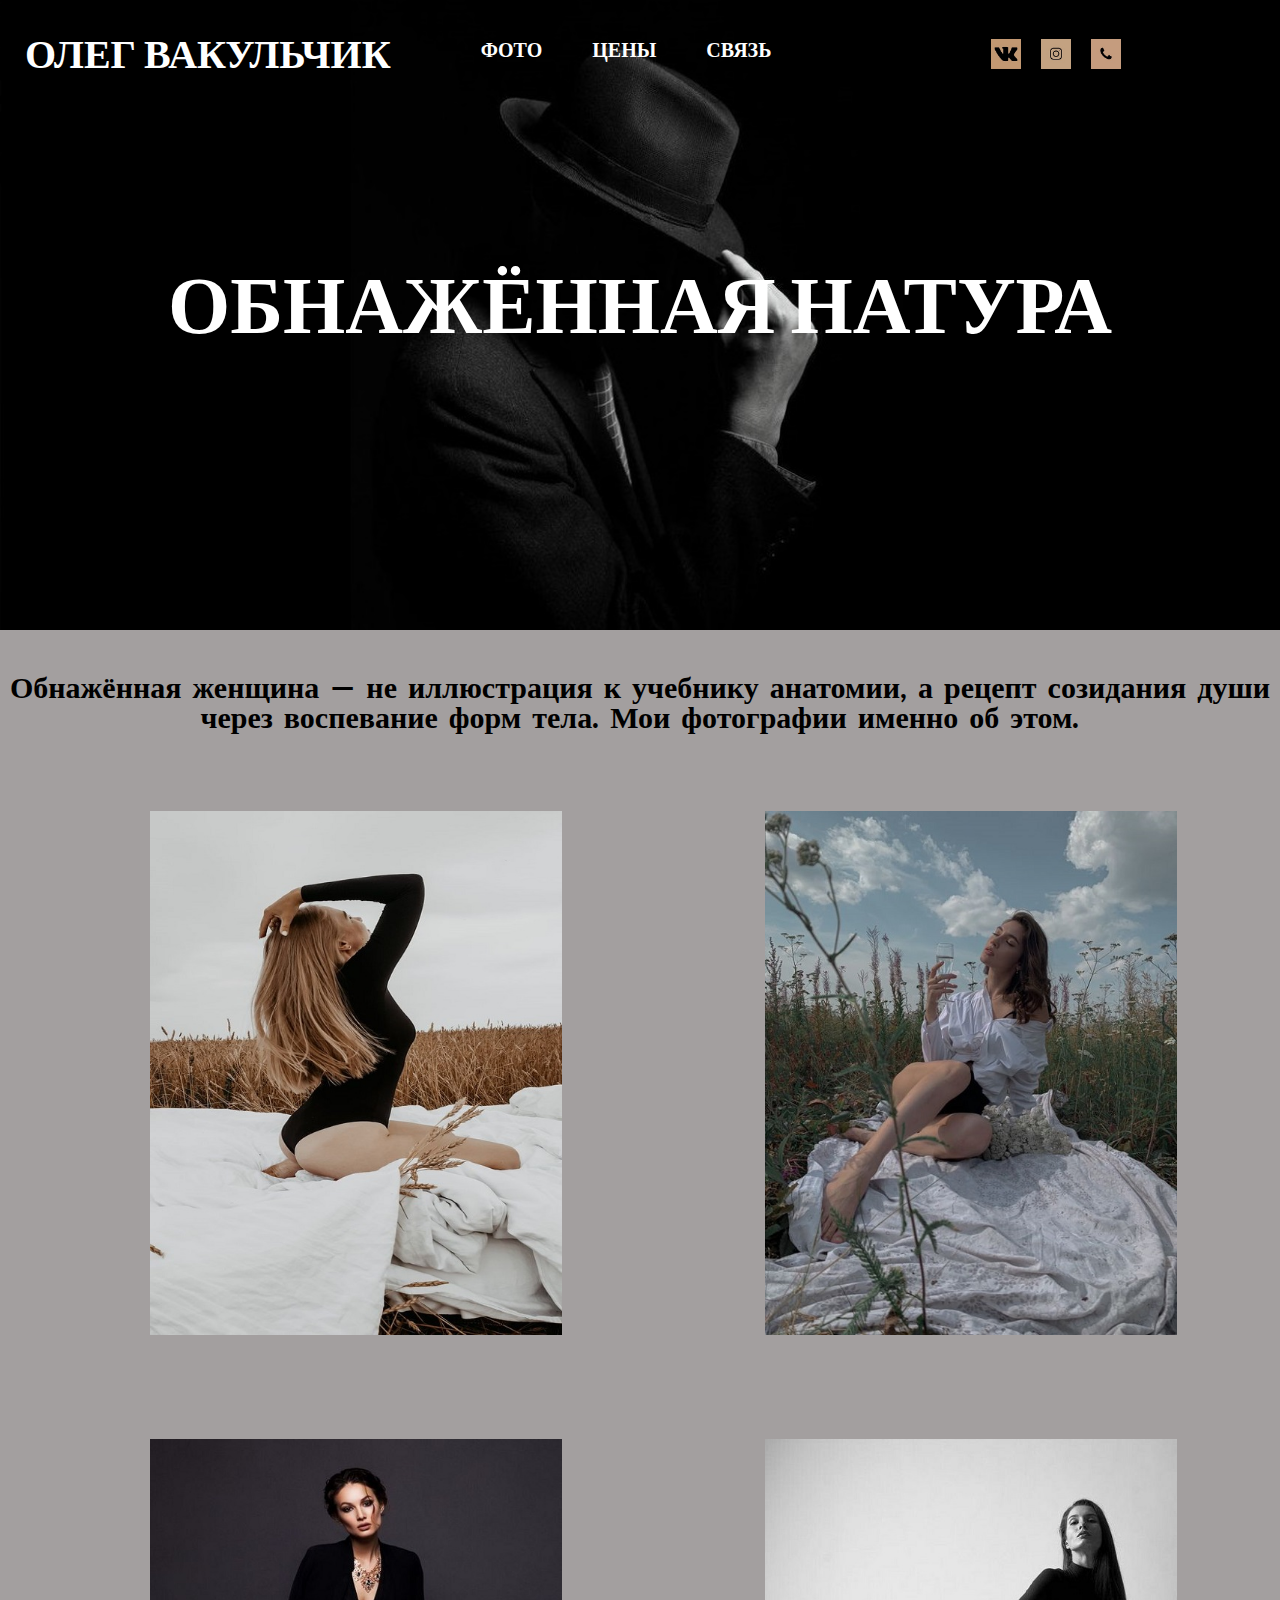
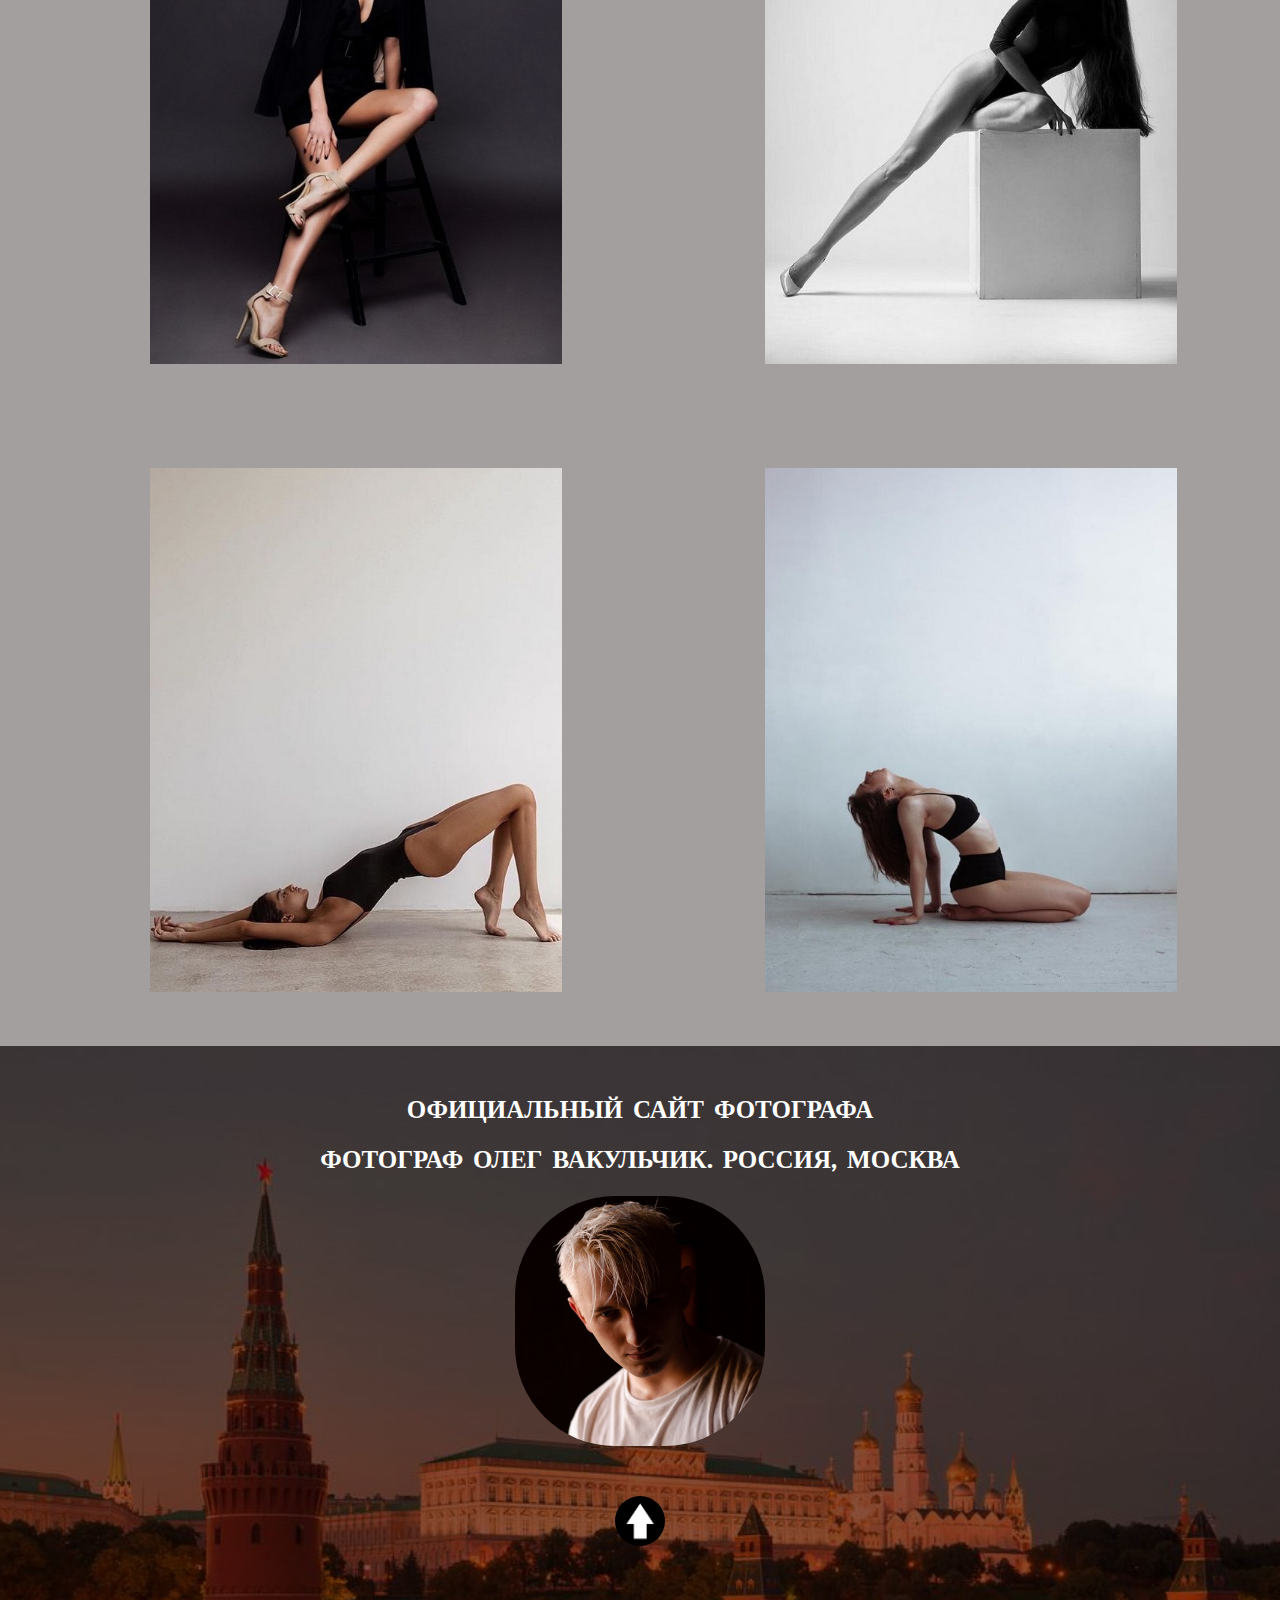
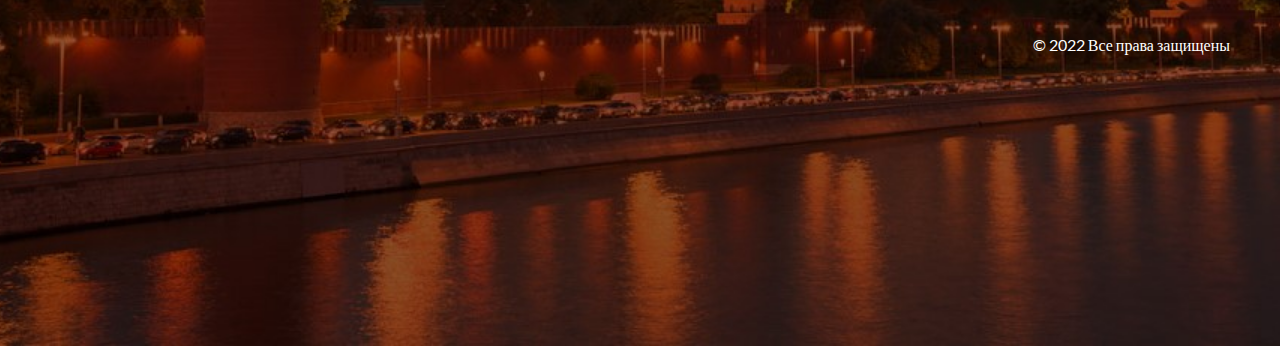
<file: projekt/a href img/naked/naked.html>
<!DOCTYPE html>
<html lang="ru">
<head>
    <title>Фотограф Олег Вакульчик</title>
  <meta http-equiv="Content-Type" content="text/html; charset=UTF-8"/>
  <meta name="description" content="Фотограф Олег Вакульчик"/>
  <meta name="keywords" content="Фотограф, Олег Вакульчик, фотограф Москва"/>
  <meta name="viewport" content="width=device-width, initial-scale=1.0">
  <link rel="stylesheet" href="./naked.css">
</head>
<body>
  <div class="wrapper">
    <section class="fon">
      <header id="header" class="header">
        <div class="header_container">
          <a href="../../index.html" class="header_logo">Олег Вакульчик</a>
          <header>
            <div class="menu-btn">
              <span></span>
              <span></span>
              <span></span>
            </div>
          </header>
          <div class="menu">
          <nav class="header_menu">
            <ul class="menu_list">
              <li class="menu_item">
                <a href="../../index.html #bottom_block_anchor" class="menu_link">фото</a>
              </li>
              <li class="menu_item">
                <a href="../../pricing/pricing.html" class="menu_link">цены</a>
              </li>
              <li class="menu_item">
                <a href="../../connection/connection.html" class="menu_link">связь</a>
              </li>    <div class="icon_menu">
                <li class="icon_item">
                  <a href="https://vk.com/o.vakulchik" target="_blank" class="icon_link"><img src="../../images/icons/vk_2.jpg" width="30px" height="30px" alt="вк" float="right"></a>
                </li>
                <li class="icon_item">
                  <a href="https://instagram.com/vakulchyk_?utm_medium=copy_link" target="_blank" class="icon_link"><img src="../../images/icons/insta_2.jpg" width="30px" height="30px" alt="инстаграм"></a>
                </li>
                <li class="icon_item">
                  <a href="tel:+7921992-97-06" class="icon_link"><img src="../../images/icons/phone_2.jpg" width="30px" height="30px" alt="телефон"></a>
                </li>
              </div>
            </ul>
          </nav>
          </div>
  
        </header>
        <main class="page">
          <div class="page_main">
            <div class="main_block">
              <div class="main_block_body">
              <h2 class="main_block_title_h2">Обнажённая натура</h2>
          </div>
        </div>
        </div>
      </main>
      </section>
  </div>

<section class="bottom_block">
    <div class="bottom_block">
      <p class="bottom_block_portfolio">Обнажённая женщина — не иллюстрация к учебнику анатомии, а рецепт созидания души через воспевание форм тела. Мои фотографии именно об этом.</p>
    </div>
    <div class="portfolio_photo_block">
      <div class="portfolio_photo">
          <img class="portfolio_img" src="images/naked/naked_1.jpg" alt="фото">
      </div>
  </div>
  <div class="portfolio_photo_block">
    <div class="portfolio_photo">
        <img class="portfolio_img" src="images/naked/naked_2.jpg" alt="фото">
    </div>
</div>
<div class="portfolio_photo_block">
  <div class="portfolio_photo">
      <img class="portfolio_img" src="images/naked/naked_3.jpg" alt="фото">
  </div>
</div>
<div class="portfolio_photo_block">
<div class="portfolio_photo">
    <img class="portfolio_img" src="images/naked/naked_4.jpg" alt="фото">
</div>
</div>
<div class="portfolio_photo_block">
  <div class="portfolio_photo">
      <img class="portfolio_img" src="images/naked/naked_5.jpg" alt="фото">
  </div>
  </div>
  <div class="portfolio_photo_block">
    <div class="portfolio_photo">
        <img class="portfolio_img" src="images/naked/naked_6.jpg" alt="фото">
    </div>
    </div> 
</section>
<footer>
  <div class="footer_fon">
    <div class="footer_text">
      <p>Официальный сайт фотографа</p>
      <p>Фотограф Олег Вакульчик. Россия, Москва</p>
    </div>
    <figure class="footer_photo">
      <a href="tel:+7921992-97-06"> <img class="footer_photo" src="../../images/footer.jpg" alt="фото" ></a>
    </figure>
    <div class="footer_arrow">
      <a href="#header"> <img class="footer_arrow" src="../../images/icons/arrow.png" alt="фото"></a>
    </div>
    <div class="copy">
      <p>&COPY; 2022 Все права защищены</p>
    </div>
  </div>
</footer>
</div>
  <script src="../../script.js"></script>
</body>
</html>
</file>
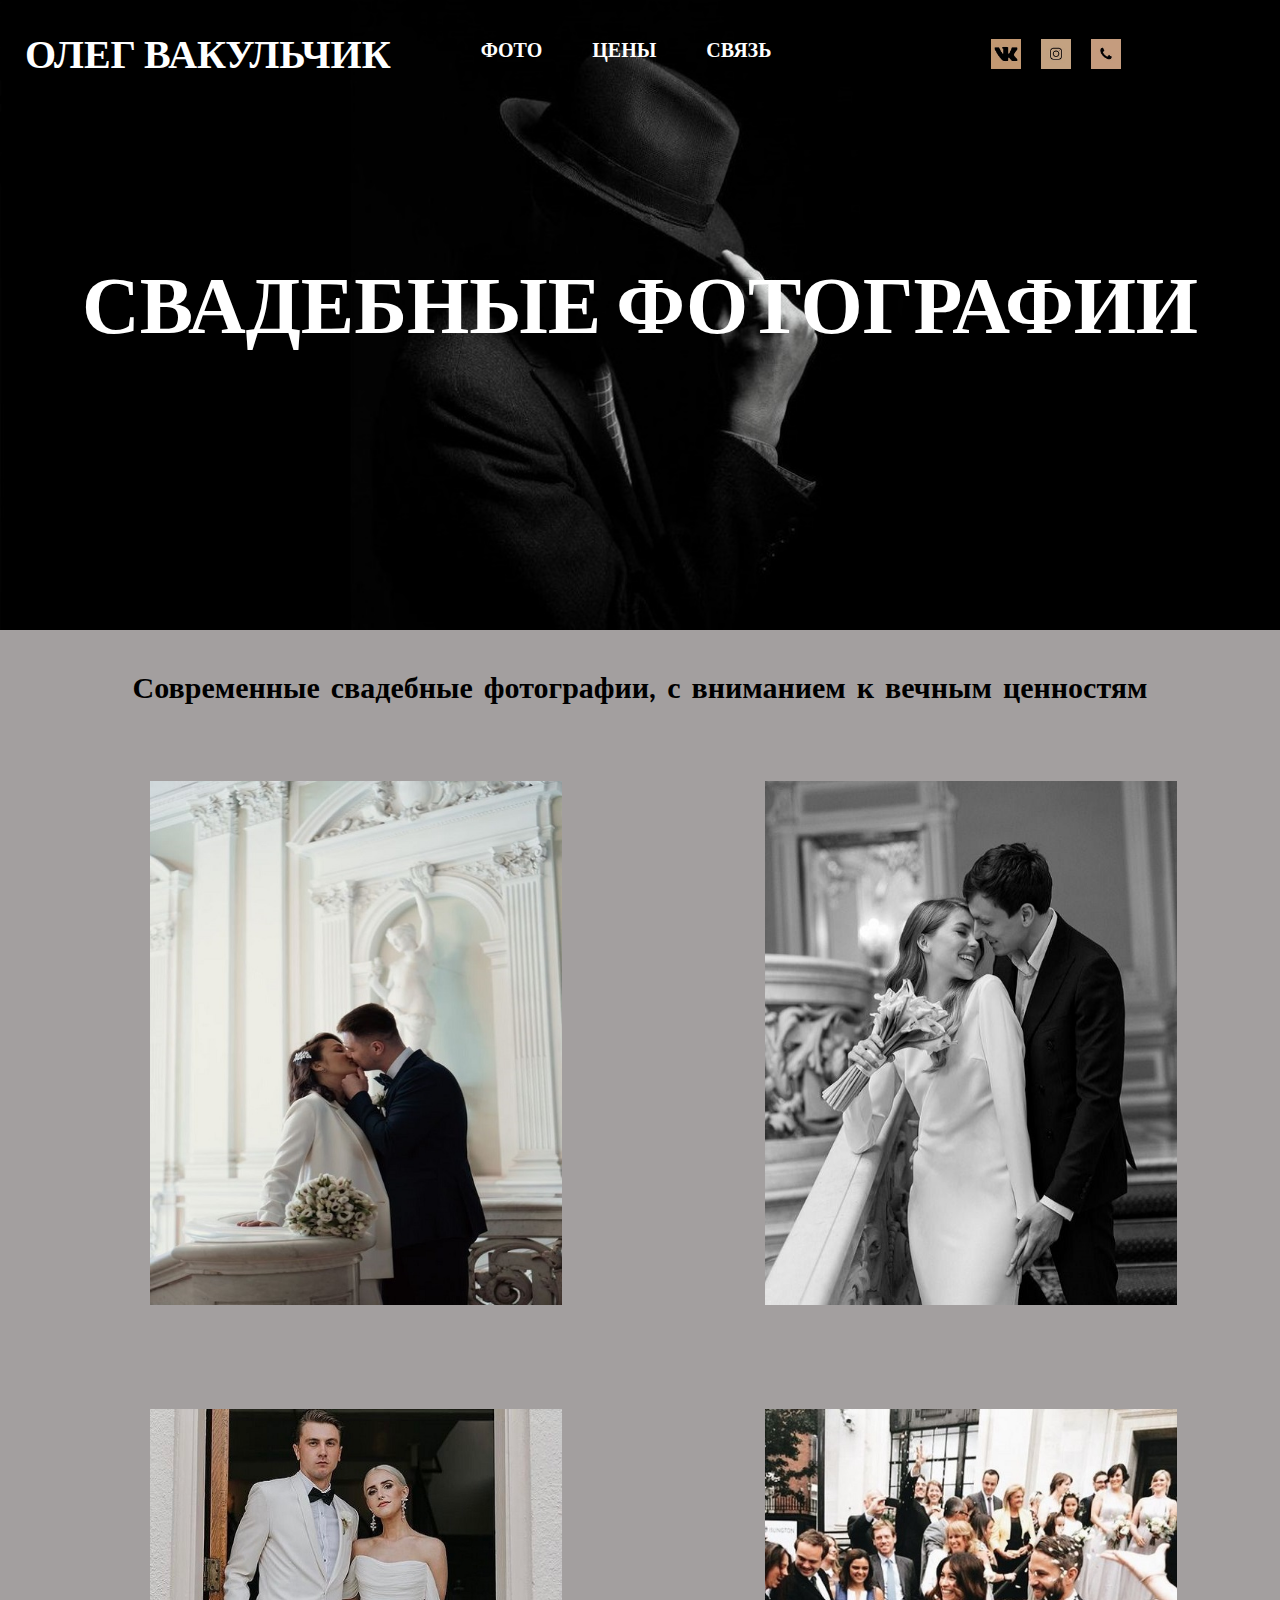
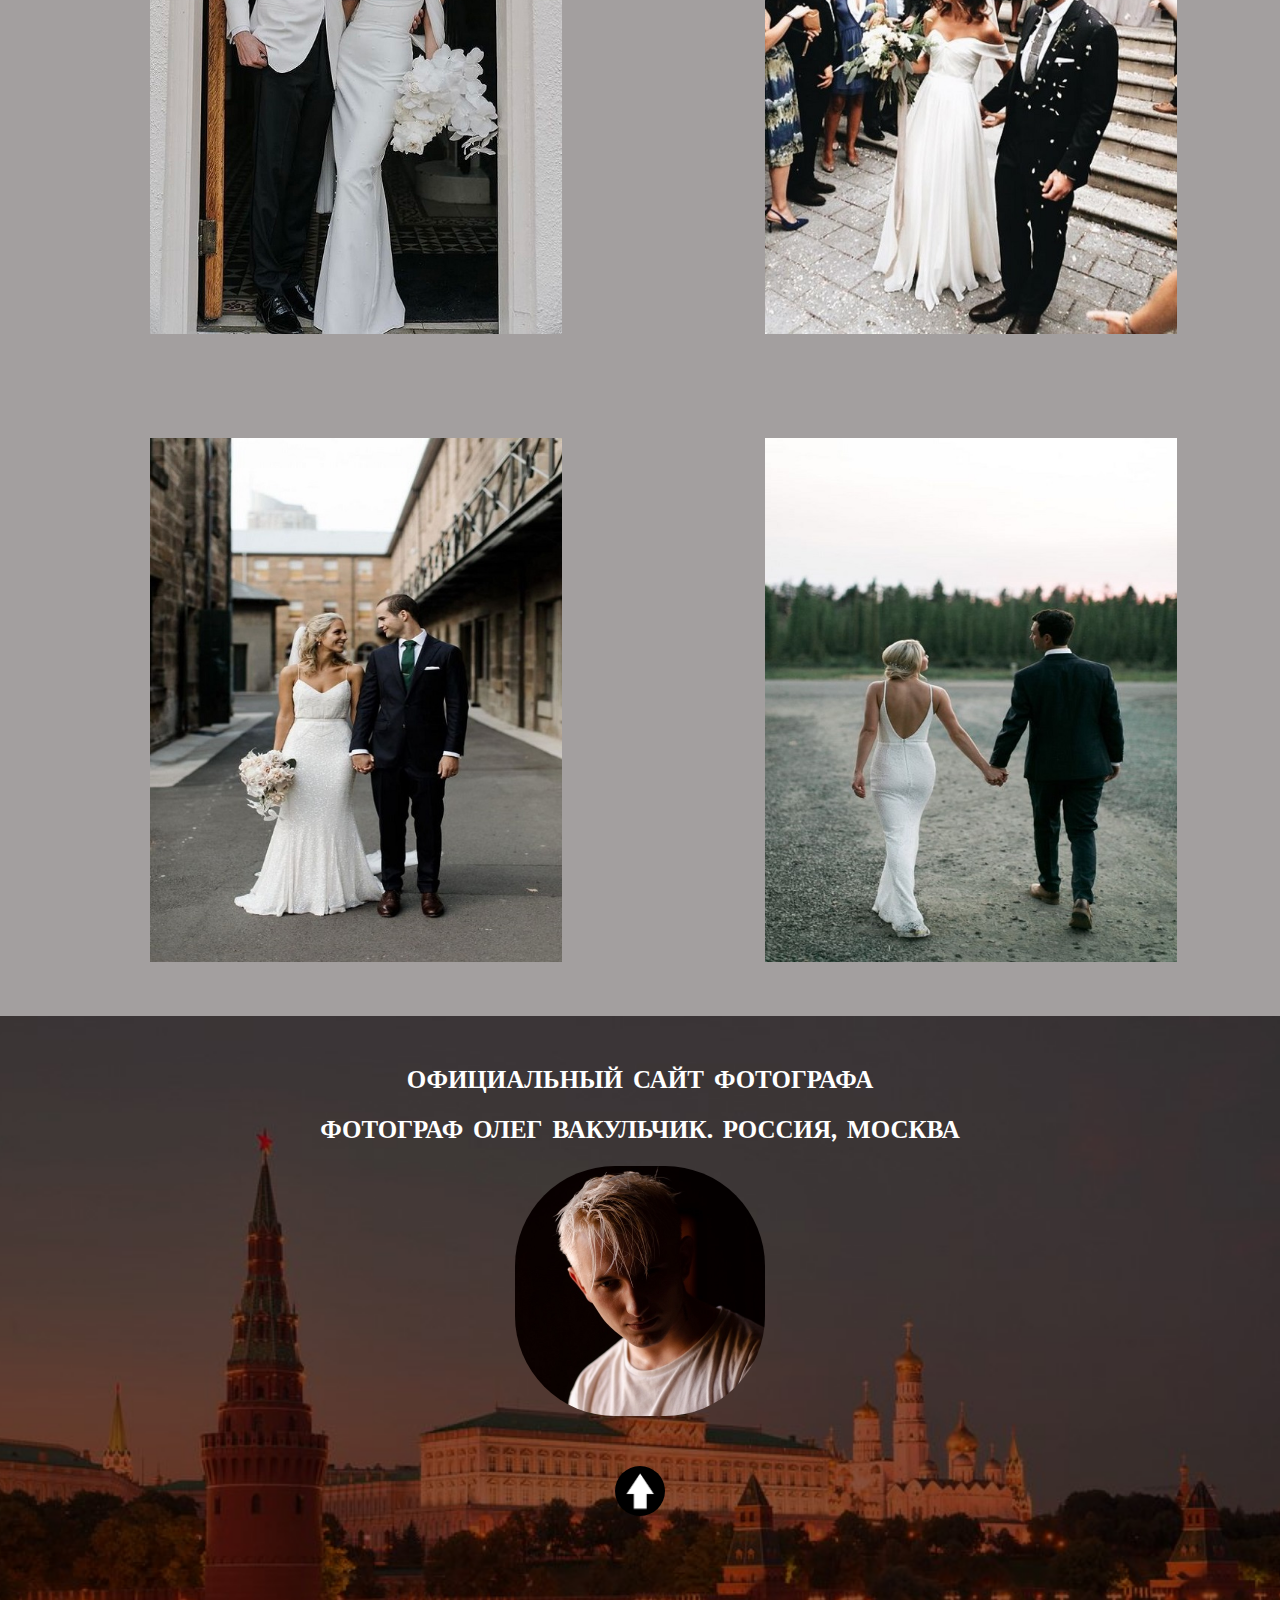
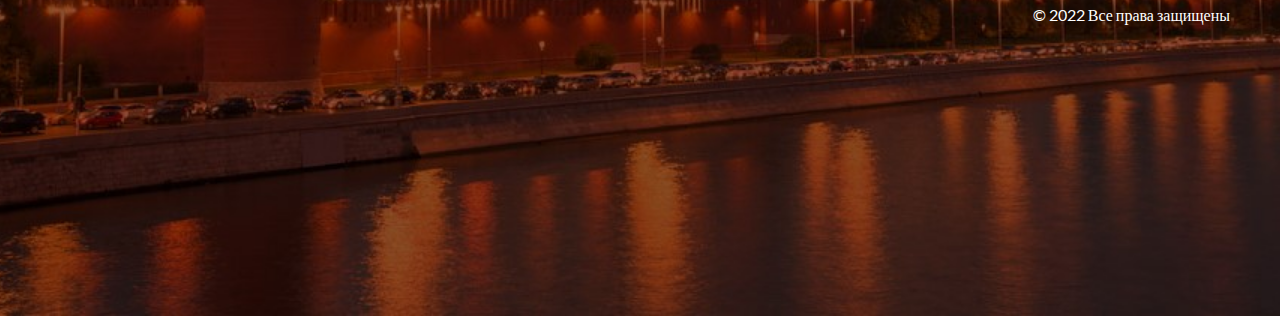
<file: projekt/a href img/wedding/wedding.html>
<!DOCTYPE html>
<html lang="ru">
<head>
    <title>Фотограф Олег Вакульчик</title>
  <meta http-equiv="Content-Type" content="text/html; charset=UTF-8"/>
  <meta name="description" content="Фотограф Олег Вакульчик"/>
  <meta name="keywords" content="Фотограф, Олег Вакульчик, фотограф Москва"/>
  <meta name="viewport" content="width=device-width, initial-scale=1.0">
  <link rel="stylesheet" href="./wedding.css">
</head>
<body>
  <div class="wrapper">
    <section class="fon">
      <header id="header" class="header">
        <div class="header_container">
          <a href="../../index.html" class="header_logo">Олег Вакульчик</a>
          <header>
            <div class="menu-btn">
              <span></span>
              <span></span>
              <span></span>
            </div>
          </header>
          <div class="menu">
          <nav class="header_menu">
            <ul class="menu_list">
              <li class="menu_item">
                <a href="../../index.html #bottom_block_anchor" class="menu_link">фото</a>
              </li>
              <li class="menu_item">
                <a href="../../pricing/pricing.html" class="menu_link">цены</a>
              </li>
              <li class="menu_item">
                <a href="../../connection/connection.html" class="menu_link">связь</a>
              </li>    <div class="icon_menu">
                <li class="icon_item">
                  <a href="https://vk.com/o.vakulchik" target="_blank" class="icon_link"><img src="../../images/icons/vk_2.jpg" width="30px" height="30px" alt="вк" float="right"></a>
                </li>
                <li class="icon_item">
                  <a href="https://instagram.com/vakulchyk_?utm_medium=copy_link" target="_blank" class="icon_link"><img src="../../images/icons/insta_2.jpg" width="30px" height="30px" alt="инстаграм"></a>
                </li>
                <li class="icon_item">
                  <a href="tel:+7921992-97-06" class="icon_link"><img src="../../images/icons/phone_2.jpg" width="30px" height="30px" alt="телефон"></a>
                </li>
              </div>
            </ul>
          </nav>
  
        </header>
        <main class="page">
          <div class="page_main">
            <div class="main_block">
              <div class="main_block_body">
              <h2 class="main_block_title_h2">Свадебные фотографии</h2>
          </div>
        </div>
        </div>
      </main>
      </section>
  </div>

<section class="bottom_block">
    <div class="bottom_block">
      <p class="bottom_block_portfolio">Современные свадебные фотографии, с вниманием к вечным ценностям</p>
    </div>
    <div class="portfolio_photo_block">
      <div class="portfolio_photo">
          <img class="portfolio_img" src="images/wedding/wedding_1.jpg" alt="фото">
      </div>
  </div>
  <div class="portfolio_photo_block">
    <div class="portfolio_photo">
        <img class="portfolio_img" src="images/wedding/wedding_2.jpg" alt="фото">
    </div>
</div>
<div class="portfolio_photo_block">
  <div class="portfolio_photo">
      <img class="portfolio_img" src="images/wedding/wedding_3.jpg" alt="фото">
  </div>
</div>
<div class="portfolio_photo_block">
<div class="portfolio_photo">
    <img class="portfolio_img" src="images/wedding/wedding_4.jpg" alt="фото">
</div>
</div>
<div class="portfolio_photo_block">
  <div class="portfolio_photo">
      <img class="portfolio_img" src="images/wedding/wedding_5.jpg" alt="фото">
  </div>
  </div>
  <div class="portfolio_photo_block">
    <div class="portfolio_photo">
        <img class="portfolio_img" src="images/wedding/wedding_6.jpg" alt="фото">
    </div>
    </div> 
</section>
<footer>
  <div class="footer_fon">
    <div class="footer_text">
      <p>Официальный сайт фотографа</p>
      <p>Фотограф Олег Вакульчик. Россия, Москва</p>
    </div>
    <figure class="footer_photo">
      <a href="tel:+7921992-97-06"> <img class="footer_photo" src="../../images/footer.jpg" alt="фото" ></a>
    </figure>
    <div class="footer_arrow">
      <a href="#header"> <img class="footer_arrow" src="../../images/icons/arrow.png" alt="фото"></a>
    </div>
    <div class="copy">
      <p>&COPY; 2022 Все права защищены</p>
    </div>
  </div>
</footer>
</div>
  <script src="../../script.js"></script>
</body>
</html>
</file>
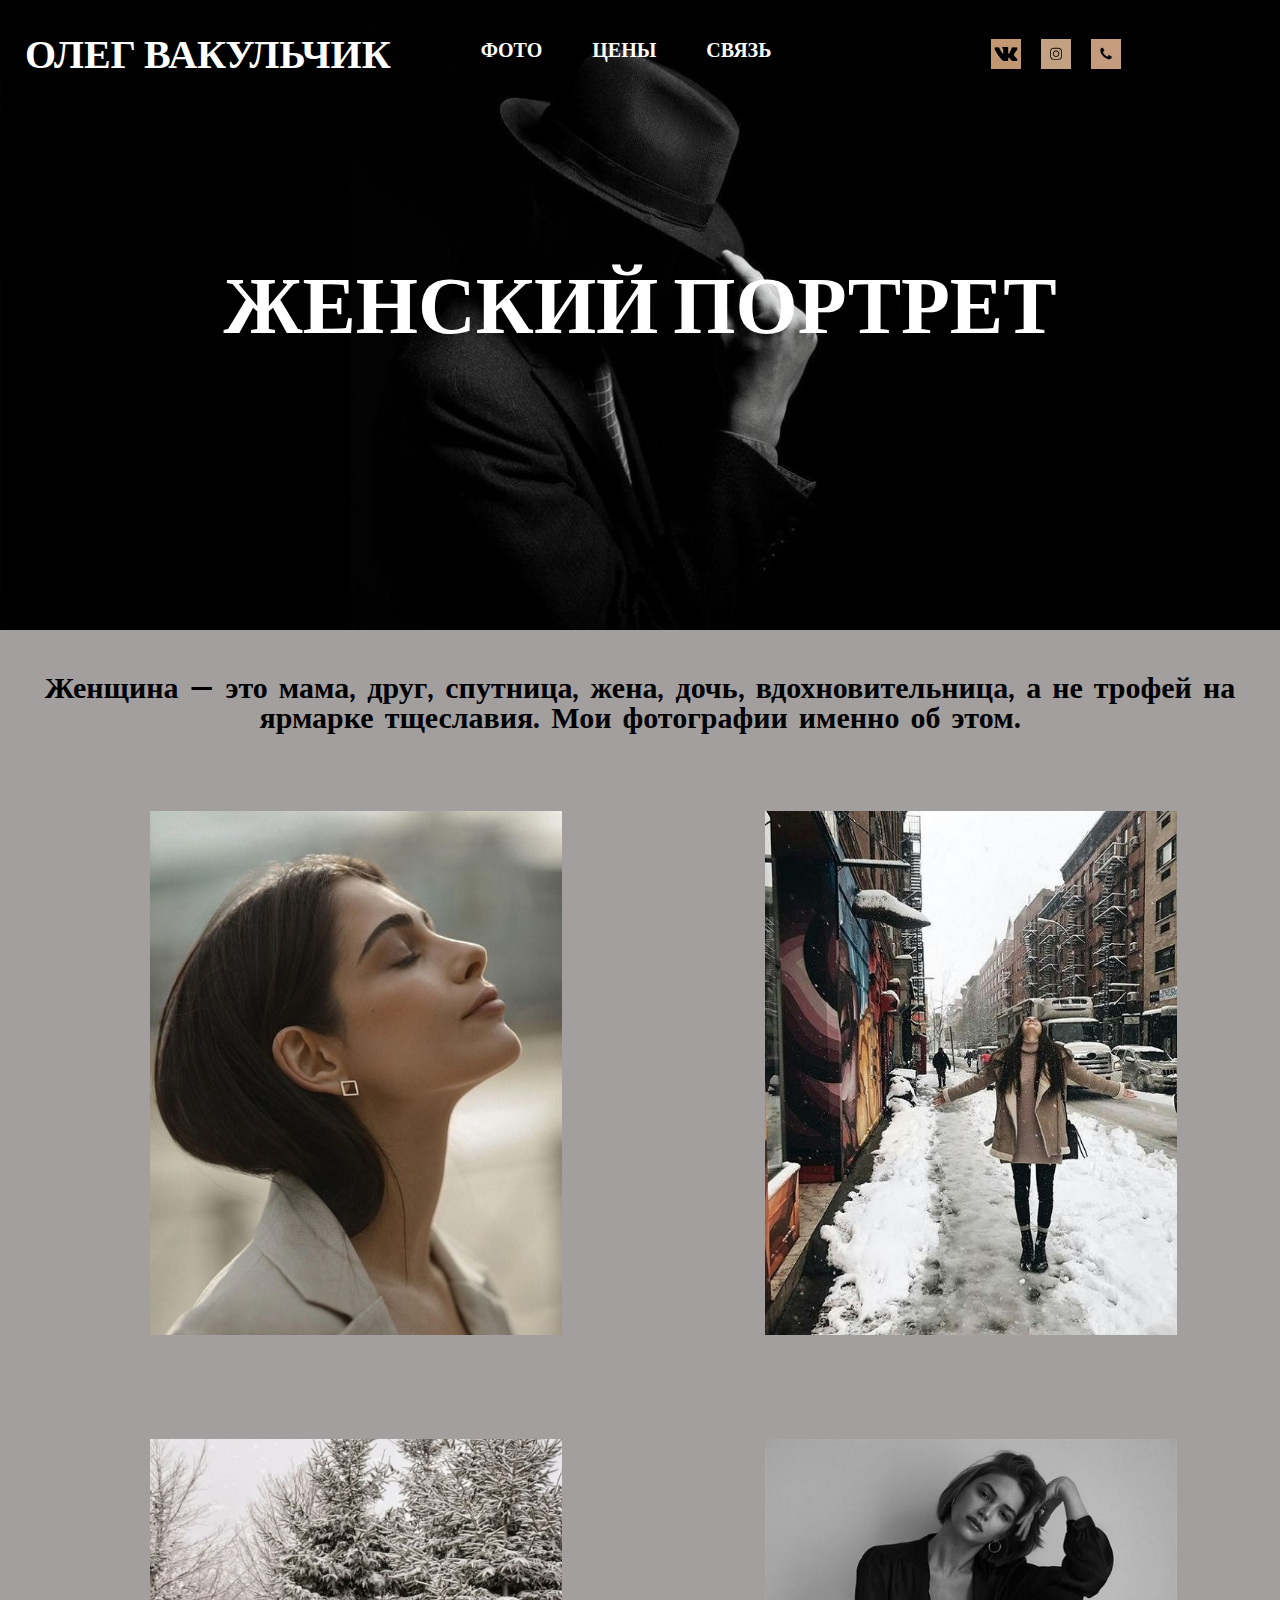
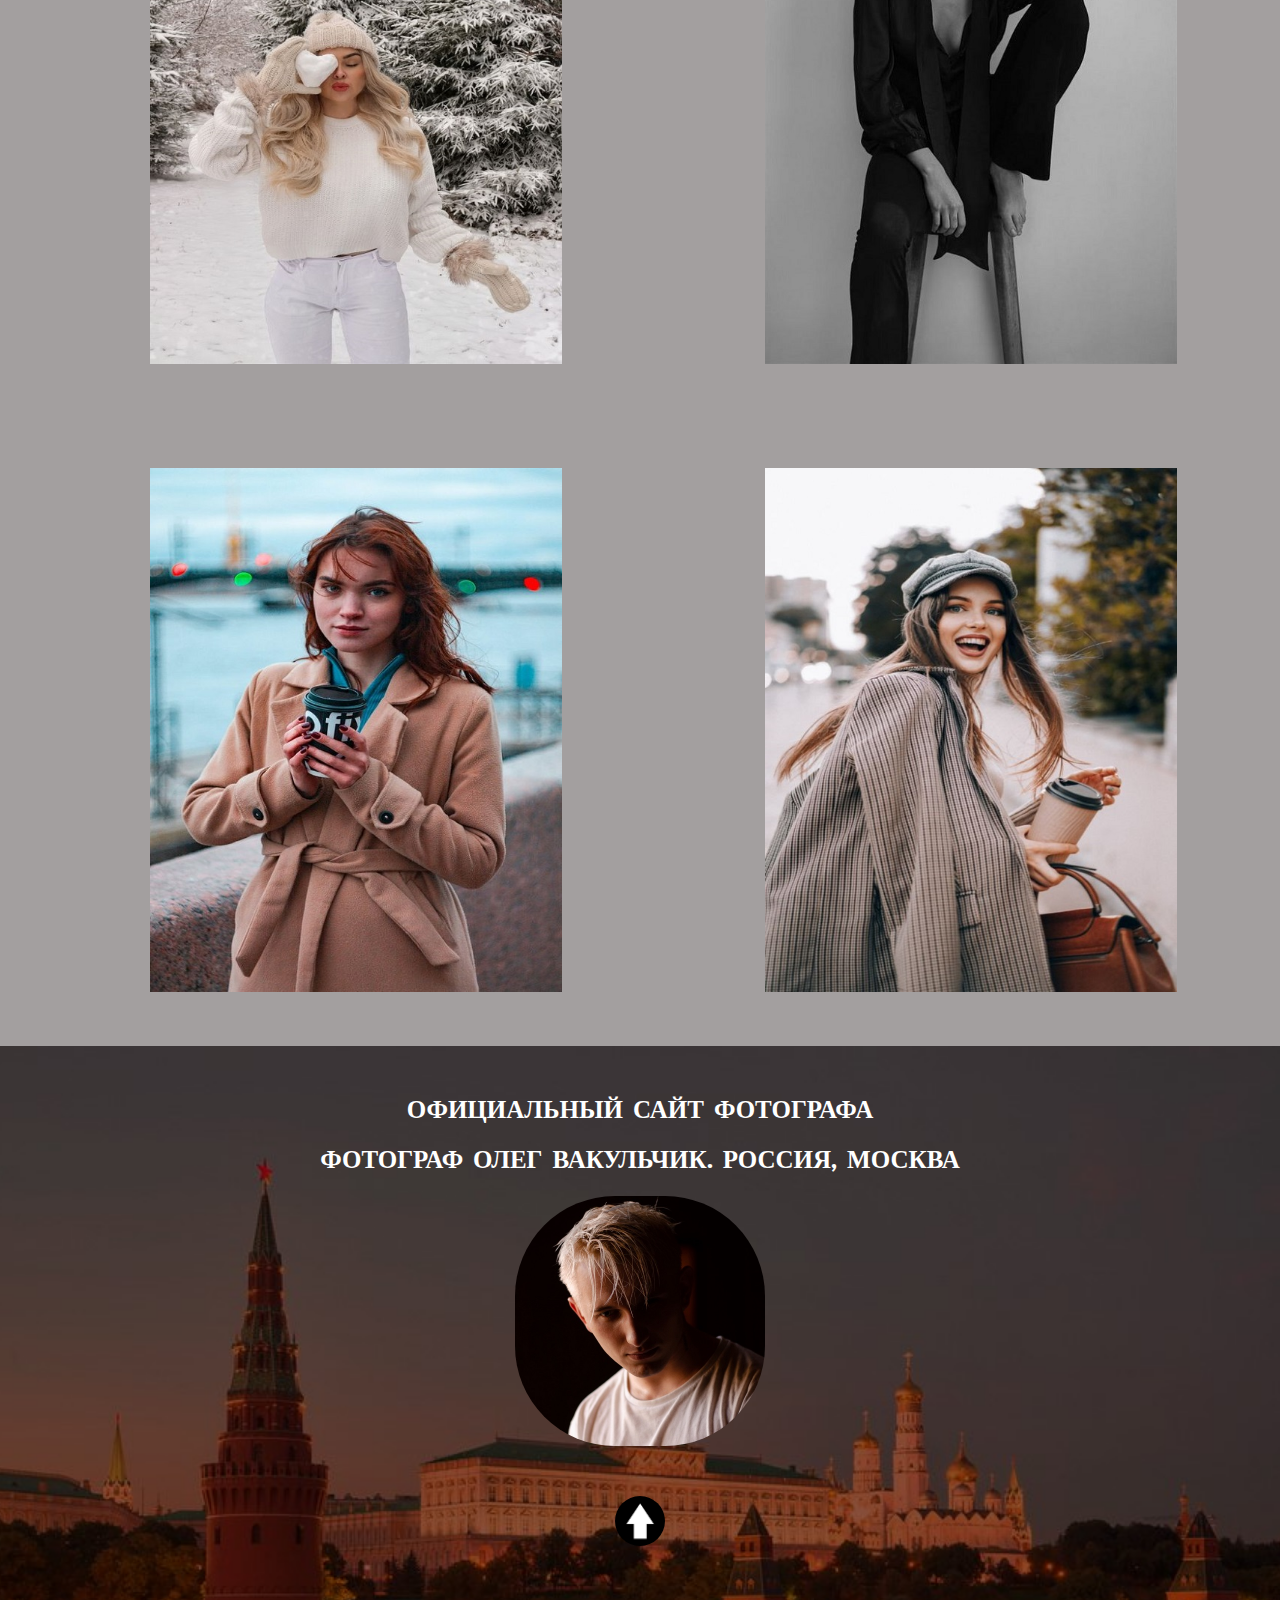
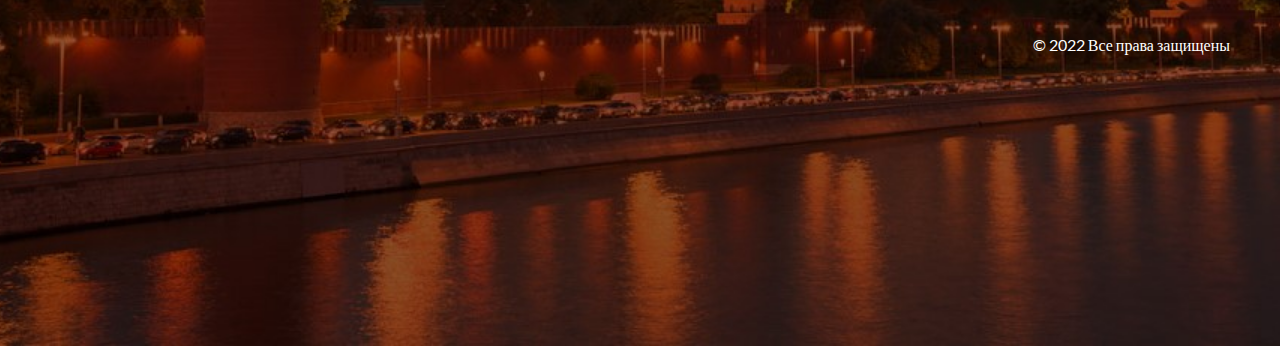
<file: projekt/a href img/women/women.html>
<!DOCTYPE html>
<html lang="ru">
<head>
    <title>Фотограф Олег Вакульчик</title>
  <meta http-equiv="Content-Type" content="text/html; charset=UTF-8"/>
  <meta name="description" content="Фотограф Олег Вакульчик"/>
  <meta name="keywords" content="Фотограф, Олег Вакульчик, фотограф Москва"/>
  <meta name="viewport" content="width=device-width, initial-scale=1.0">
  <link rel="stylesheet" href="./women.css">
</head>
<body>
  <div class="wrapper">
    <section class="fon">
      <header id="header" class="header">
        <div class="header_container">
          <a href="../../index.html" class="header_logo">Олег Вакульчик</a>
          <header>
            <div class="menu-btn">
              <span></span>
              <span></span>
              <span></span>
            </div>
          </header>
          <div class="menu">
          <nav class="header_menu">
            <ul class="menu_list">
              <li class="menu_item">
                <a href="../../index.html #bottom_block_anchor" class="menu_link">фото</a>
              </li>
              <li class="menu_item">
                <a href="../../pricing/pricing.html" class="menu_link">цены</a>
              </li>
              <li class="menu_item">
                <a href="../../connection/connection.html" class="menu_link">связь</a>
              </li>    <div class="icon_menu">
                <li class="icon_item">
                  <a href="https://vk.com/o.vakulchik" target="_blank" class="icon_link"><img src="../../images/icons/vk_2.jpg" width="30px" height="30px" alt="вк" float="right"></a>
                </li>
                <li class="icon_item">
                  <a href="https://instagram.com/vakulchyk_?utm_medium=copy_link" target="_blank" class="icon_link"><img src="../../images/icons/insta_2.jpg" width="30px" height="30px" alt="инстаграм"></a>
                </li>
                <li class="icon_item">
                  <a href="tel:+7921992-97-06" class="icon_link"><img src="../../images/icons/phone_2.jpg" width="30px" height="30px" alt="телефон"></a>
                </li>
              </div>
            </ul>
          </nav>
          </div>
  
        </header>
        <main class="page">
          <div class="page_main">
            <div class="main_block">
              <div class="main_block_body">
              <h2 class="main_block_title_h2">Женский портрет</h2>
          </div>
        </div>
        </div>
      </main>
      </section>
  </div>

<section class="bottom_block">
    <div class="bottom_block">
      <p class="bottom_block_portfolio">Женщина — это мама, друг, спутница, жена, дочь, вдохновительница, а не трофей на ярмарке тщеславия. Мои фотографии именно об этом.</p>
    </div>
    <div class="portfolio_photo_block">
      <div class="portfolio_photo">
          <img class="portfolio_img" src="../man/images/man/man_7.jpg" alt="фото">
      </div>
  </div>
  <div class="portfolio_photo_block">
    <div class="portfolio_photo">
        <img class="portfolio_img" src="images/woman/woman_2.jpg" alt="фото">
    </div>
</div>
<div class="portfolio_photo_block">
  <div class="portfolio_photo">
      <img class="portfolio_img" src="images/woman/woman_3.jpg" alt="фото">
  </div>
</div>
<div class="portfolio_photo_block">
<div class="portfolio_photo">
    <img class="portfolio_img" src="images/woman/woman_4.jpg" alt="фото">
</div>
</div>
<div class="portfolio_photo_block">
  <div class="portfolio_photo">
      <img class="portfolio_img" src="images/woman/woman_5.jpg" alt="фото">
  </div>
  </div>
  <div class="portfolio_photo_block">
    <div class="portfolio_photo">
        <img class="portfolio_img" src="images/woman/woman_6.jpg" alt="фото">
    </div>
    </div> 
</section>
<footer>
  <div class="footer_fon">
    <div class="footer_text">
      <p>Официальный сайт фотографа</p>
      <p>Фотограф Олег Вакульчик. Россия, Москва</p>
    </div>
    <figure class="footer_photo">
      <a href="tel:+7921992-97-06"> <img class="footer_photo" src="../../images/footer.jpg" alt="фото" ></a>
    </figure>
    <div class="footer_arrow">
      <a href="#header"> <img class="footer_arrow" src="../../images/icons/arrow.png" alt="фото"></a>
    </div>
    <div class="copy">
      <p>&COPY; 2022 Все права защищены</p>
    </div>
  </div>
</footer>
</div>
  <script src="../../script.js"></script>
</body>
</html>
</file>
<file: projekt/style.css>
/* lato-regular - latin */
@font-face {
    font-family: 'Lato';
    font-style: normal;
    font-weight: 400;
    src: local(''),
         url('fonts/lato-v22-latin-regular.woff2') format('woff2'), /* Chrome 26+, Opera 23+, Firefox 39+ */
         url('fonts/lato-v22-latin-regular.woff') format('woff'); /* Chrome 6+, Firefox 3.6+, IE 9+, Safari 5.1+ */
  }
  /* lato-700 - latin */
  @font-face {
    font-family: 'Lato';
    font-style: normal;
    font-weight: 700;
    src: local(''),
         url('fonts/lato-v22-latin-700.woff2') format('woff2'), /* Chrome 26+, Opera 23+, Firefox 39+ */
         url('fonts/lato-v22-latin-700.woff') format('woff'); /* Chrome 6+, Firefox 3.6+, IE 9+, Safari 5.1+ */
  }
  /* lato-900 - latin */
  @font-face {
    font-family: 'Lato';
    font-style: normal;
    font-weight: 900;
    src: local(''),
         url('fonts/lato-v22-latin-900.woff2') format('woff2'), /* Chrome 26+, Opera 23+, Firefox 39+ */
         url('fonts/lato-v22-latin-900.woff') format('woff'); /* Chrome 6+, Firefox 3.6+, IE 9+, Safari 5.1+ */
  }
body {
    padding: 0;
    margin: 0;
    border: 0;
    box-sizing: border-box;
}
a{
    text-decoration:none;
}
ul, ol, li {
    list-style: none;
}
h1, h2, h3, h4, h5, h6
{
    font-weight: inherit;
    font-size: inherit;
}
html, body{
    min-width: 100%;
    height: 100%;
    font-size: 16px;
    line-height: 1;
    color: white;
    font-family: Lato;
    scroll-behavior: smooth;
  }
.fon{
  background: url(images/fon.jpg);
  position: absolute;
  min-width: 100%;
  height: 100%;
  background-repeat: no-repeat;
  background-position: center;
  background-size: cover;
}
@media (max-width: 500px){
    .fon{
        min-width: 500px;
    }
}
@media (max-width: 375px){
    .fon{
        min-width: 100%;
    }
}
@media (max-width: 700px){
    .header_logo{
        display: none;
    }
    .menu_link{
        font-size: 20px;
    }
    header {
        display: flex;
        justify-content: flex-end;
    }
    .menu-btn {
        width: 30px;
        height: 30px;
        position: relative;
        z-index:2;
        overflow: hidden;
    }
    .menu-btn span {
        width: 30px;
        height: 2px;
        position: absolute;
        top: 50%;
        left: 50%;
        transform: translate(-50%, -50%);
        background-color: white;
        transition: all 0.5s;
    }
    .menu-btn span:nth-of-type(2) {
        top: calc(50% - 5px);
    }
    .menu-btn span:nth-of-type(3) {
        top: calc(50% + 5px);
    }
    .menu {
        position: fixed;
        top: 0;
        left: 0;
        width: 100%;
        height: 10%;
        padding: 15px;
      background: #1f1e1d;
        transform: translateX(-100%);
        transition: transform 0.5s; 
    }
    .menu.active {
        transform: translateX(0);
    }
    .menu li {
        list-style-type: none;
    }
    .menu-btn.active span:nth-of-type(1) {
        display: none;
      }
      .menu-btn.active span:nth-of-type(2) {
        top: 50%;
        transform: translate(-50%, 0%) rotate(45deg);  
      }
      .menu-btn.active span:nth-of-type(3) {
        top: 50%;
        transform: translate(-50%, 0%) rotate(-45deg); 
      }
}
.wrapper{
    min-height: 100%;
    overflow: hidden;
    display: flex;
    flex-direction: column;
}
.header{
    position: absolute; 
    width: 100%;
    left: 0;
    top: 0;
    z-index: 50;
    text-transform: uppercase;
}
.header_container{
    display: flex;
    min-height: 105px;
    align-items: center;
}
.header_logo{
    color: white;
    font-size: 40px;
    font-weight: 900;
    margin: 0px 0px 0px 25px
}
@media (max-width: 900px){
    .header_logo{
        font-size: 20px;
    }
}
@media (max-width: 720px){
    .header_logo{
        font-size: 25px;
        margin-left: 10px;
    }
}
@media (max-width: 550px){
    .header_logo{
        font-size: 15px;
        margin-left: 5px;
    }
}
.header_menu{
    margin: 25px 0px 0px 50px;
    font-size: 20px;
    flex-wrap: wrap;
}
@media (max-width: 720px){
    .header_menu{
        font-weight: 200;
        margin-left: 0px;
    }
}
.menu_list{
display: flex;
}
.menu_item{
margin: 0px 50px 0px 0px;
}
@media (max-width: 550px){
    .menu_item{
        font-size: 10px;
    }
}
@media (max-width: 950px){
    .menu_item{
        margin: 0px 20px 0px 0px;
    }
}
@media (max-width: 550px){
    .menu_link{
        font-size: 12px;
    }
}
.menu_link{
    display: inline-block;
    color:white;
    line-height: 1;
    text-decoration:none;
    cursor: pointer;
    position:relative;
}
.menu_link:after {
    background-color: white;
    display: block;
    content: "";
    height: 2px;
    width: 0%;
    left:50%;
    position:absolute;
    -webkit-transition: width .3s ease-in-out;
    -moz--transition: width .3s ease-in-out;
    transition: width .3s ease-in-out;
    -webkit-transform:translateX(-50%);
    -moz-transform:translateX(-50%);
    transform:translateX(-50%);
}
.menu_link:hover:after,
.menu_link:focus:after {
    width: 70%;
}
.menu_link{
color: white;
font-weight: 600;
}
.icon_menu{
    padding-left: 150px;
    display: flex;
}
@media (max-width: 1230px){
    .icon_menu{
        padding-left: 50px;
    }
}
@media (max-width: 1065px){
    .icon_menu{
        padding-left: 30px;
    }
}
@media (max-width: 850px){
    .icon_menu{
        padding-left: 10px;
        flex-wrap: wrap;
    }
}
@media (max-width: 375px){
    .icon_menu{
       display: none;
    }
}
.icon_item{
    margin: 0px 0px 0px 20px;
}
.main_block_title{
    color: white;
    top: 50%;
    left: 50%;
}
.page{
    flex: 1 1 auto;
    text-transform: uppercase;
  }
  .page_main{
    flex: 1 1 auto;
  }
  .main_block{
    position: relative;
  }
  .main_block_body{
    position: relative;
    z-index: 2;
    color: white;
  }
  .main_block_title_h1{
    font-size: 80px;
    font-weight: 900;
    padding-top: 10%;
    text-align: center;
    line-height: 0%;
  }
  .main_block_title_h2{
    font-size: 80px;
    font-weight: 900;
    text-align: center;
    line-height: 110%;
  }
  @media (max-width: 1150px){
    .main_block_title_h1{
        font-size: 70px;
    }
}
@media (max-width: 1150px){
    .main_block_title_h2{
        font-size: 70px;
    }
}
@media (max-width: 900px){
    .main_block_title_h1{
        font-size: 50px;
    }
}
@media (max-width: 900px){
    .main_block_title_h2{
        font-size: 50px;
    }
}
@media (max-width: 650px){
    .main_block_title_h1{
        padding-top: 25%;
    }
}
.wheel{
    font-size: 30px;
    padding-left: 30%;
    font-weight: 900;
    text-transform: none;
}
.middle_fon{
    background: url(images/center_fon.jpg);
    width: 100%;
    height: 100%;
    background-repeat: no-repeat;
    background-position: center;
    background-size: cover;
    position:absolute;
}
@media (max-width: 500px){
    .middle_fon{
        min-width: 500px;
    }
}
@media (max-width: 375px){
    .middle_fon{
        min-width: 375px;
    }
}
.middle_text_hi{
    text-align: center;
    font-size: 40px;
    padding-top: 0%;
    text-transform: uppercase;
    font-weight: 700;
}
.middle_text_2{
    text-align: center;
    font-size: 30px;
    padding-top: 0%;  
    word-spacing: 10px;
    font-weight: 400;
}
.middle_text_3{
    text-align: center;
    font-size: 30px;
    padding-top: 0%;  
    font-weight: 400;
}
.middle_text_4{
    text-align: center;
    font-size: 35px;
    padding-top: 5%;  
    text-transform: uppercase; 
    font-weight: 700;
    word-spacing: 5px;
}
@media (max-width: 600px){
    .middle_text_4{
        font-size: 20px;
    }
}
.bottom_block{
    background-color: rgb(163, 159, 159);
    padding: 350px 0px 0px 0px;
    color: black;
}
@media (max-width: 500px){
    .bottom_block{
        min-width: 500px;
    }
}
@media (max-width: 375px){
    .bottom_block{
        min-width: 375px;
    }
}
.bottom_block_text{
    text-align: center;
    font-size: 45px;  
    font-weight: 900;
    word-spacing: 5px;
    padding-top: 100px;
}
.bottom_block_portfolio{
    font-size: 30px;  
    font-weight: 700;
    word-spacing: 5px;
    margin: 0px 0px 0px 100px;
}
.text_order{
    text-align: center;
    font-size: 35px;  
    font-weight: 900;
    word-spacing: 5px;
    margin: 50px 0px 0px 0px;
}
.portfolio_photo_block{
    width: 33%;
    overflow: hidden;
    display: inline-block;
  }
  .portfolio_photo{
    position: relative;
    text-align: center;
    padding: 50px;
  }
  .portfolio_img{
    width: 100%;
  }
  .portfolio_img{
    transition: 1s;
   }
   .portfolio_img:hover {
    transform: scale(1.1);
   }
   .portfolio_photo_text{
    font-size: 25px;
    font-weight: 900;
  }
  @media (max-width: 1120px){
    .portfolio_photo_text{
        font-size: 20px;
        font-weight: 700;
    }
}
@media (max-width: 955px){
    .portfolio_photo_text{
        font-size: 20px;
        font-weight: 700;
    }
}
@media (max-width: 850px){
    .portfolio_photo{
padding: 20px;
    }
}
@media (max-width: 635px){
    .portfolio_photo_block{
        width: 65%;
        padding-left: 100px;
    }
}
.footer_fon{
    background: url(images/moscow.jpg);
    position: absolute;
    min-width: 100%;
    height: 100%;
    background-repeat: no-repeat;
    background-position: center;
    background-size: cover;
  }
  @media (max-width: 500px){
    .footer_fon{
        min-width: 500px;
    }
}
@media (max-width: 375px){
    .footer_fon{
        min-width: 375px;
    }
}
.footer_text{
    text-align: center;
    font-size: 25px;  
    font-weight: 900;
    word-spacing: 5px;
    margin: 50px 0px 0px 0px;
    text-transform: uppercase;
}
@media (max-width: 750px){
    .footer_text{
        font-size: 15px;  
        font-weight: 700;
        word-spacing: 10px;
    }
}
.footer_photo{  
    width: 250px;
    height: 250px;
    margin: 0 auto;
}
.footer_photo{
    border-radius: 100px;
    margin: 0 auto;
}
.footer_arrow{
    width: 50px;
    height: 50px;
    margin: 0 auto;
}
.footer_arrow{
    border-radius: 100px;
    margin-top: 25px;
}
.copy{
    float: right;
    margin: 0px 50px 0px 0px;
    padding-top: 100px; 
}
@media (max-width: 750px){
    .copy{
        padding-top: 25%;
    }
}
</file>
<file: projekt/pricing/pricing.css>
/* lato-regular - latin */
@font-face {
    font-family: 'Lato';
    font-style: normal;
    font-weight: 400;
    src: local(''),
         url('../fonts/lato-v22-latin-700.woff') format('woff2'), /* Chrome 26+, Opera 23+, Firefox 39+ */
         url('../fonts/lato-v22-latin-700.woff2') format('woff'); /* Chrome 6+, Firefox 3.6+, IE 9+, Safari 5.1+ */
  }
  /* lato-700 - latin */
  @font-face {
    font-family: 'Lato';
    font-style: normal;
    font-weight: 700;
    src: local(''),
         url('../fonts/lato-v22-latin-900.woff') format('woff2'), /* Chrome 26+, Opera 23+, Firefox 39+ */
         url('../fonts/lato-v22-latin-900.woff2') format('woff'); /* Chrome 6+, Firefox 3.6+, IE 9+, Safari 5.1+ */
  }
  /* lato-900 - latin */
  @font-face {
    font-family: 'Lato';
    font-style: normal;
    font-weight: 900;
    src: local(''),
         url('../fonts/lato-v22-latin-regular.woff') format('woff2'), /* Chrome 26+, Opera 23+, Firefox 39+ */
         url('../fonts/lato-v22-latin-regular.woff2') format('woff'); /* Chrome 6+, Firefox 3.6+, IE 9+, Safari 5.1+ */
  }
body {
    padding: 0;
    margin: 0;
    border: 0;
    box-sizing: border-box;
}
a{
    text-decoration:none;
}
ul, ol, li {
    list-style: none;
}
h1, h2, h3, h4, h5, h6
{
    font-weight: inherit;
    font-size: inherit;
}
html, body{
    min-width: 100%;
    height: 70%;
    font-size: 16px;
    line-height: 1;
    color: white;
    font-family: Lato;
  }
.fon{
  background: url(../images/fon.jpg);
  position: absolute;
  min-width: 100%;
  height: 70%;
  background-repeat: no-repeat;
  background-position: center;
  background-size: cover;
}
@media (max-width: 500px){
    .fon{
        min-width: 500px;
    }
}
@media (max-width: 700px){
  .header_logo{
      display: none;
  }
  .menu_link{
      font-size: 20px;
  }
  header {
      display: flex;
      justify-content: flex-end;
  }
  .menu-btn {
      width: 30px;
      height: 30px;
      position: relative;
      z-index:2;
      overflow: hidden;
  }
  .menu-btn span {
      width: 30px;
      height: 2px;
      position: absolute;
      top: 50%;
      left: 50%;
      transform: translate(-50%, -50%);
      background-color: white;
      transition: all 0.5s;
  }
  .menu-btn span:nth-of-type(2) {
      top: calc(50% - 5px);
  }
  .menu-btn span:nth-of-type(3) {
      top: calc(50% + 5px);
  }
  .menu {
      position: fixed;
      top: 0;
      left: 0;
      width: 100%;
      height: 10%;
      padding: 15px;
    background: #1f1e1d;
      transform: translateX(-100%);
      transition: transform 0.5s; 
  }
  .menu.active {
      transform: translateX(0);
  }
  .menu li {
      list-style-type: none;
  }
  .menu-btn.active span:nth-of-type(1) {
      display: none;
    }
    .menu-btn.active span:nth-of-type(2) {
      top: 50%;
      transform: translate(-50%, 0%) rotate(45deg);  
    }
    .menu-btn.active span:nth-of-type(3) {
      top: 50%;
      transform: translate(-50%, 0%) rotate(-45deg); 
    }
}
.wrapper{
    min-height: 100%;
    overflow: hidden;
    display: flex;
    flex-direction: column;
}
.header{
    position: absolute; 
    width: 100%;
    left: 0;
    top: 0;
    z-index: 50;
    text-transform: uppercase;
}
.header_container{
    display: flex;
    min-height: 105px;
    align-items: center;
}
.header_logo{
    color: white;
    font-size: 40px;
    font-weight: 900;
    margin: 0px 0px 0px 25px
}
@media (max-width: 900px){
    .header_logo{
        font-size: 20px;
    }
}
@media (max-width: 720px){
    .header_logo{
        font-size: 25px;
        margin-left: 10px;
    }
}
.header_menu{
    margin: 25px 0px 0px 50px;
    font-size: 20px;
    flex-wrap: wrap;
}
@media (max-width: 720px){
    .header_menu{
        font-weight: 200;
        margin-left: 0px;
    }
}
.menu_list{
display: flex;
}
.menu_item{
margin: 0px 50px 0px 0px;
}
@media (max-width: 500px){
    .menu_item{
        font-size: 20px;
    }
}
@media (max-width: 950px){
    .menu_item{
        margin: 0px 20px 0px 0px;
    }
}
.menu_link{
    display: inline-block;
    color:white;
    line-height: 1;
    text-decoration:none;
    cursor: pointer;
    position:relative;
}
.menu_link:after {
    background-color: white;
    display: block;
    content: "";
    height: 2px;
    width: 0%;
    left:50%;
    position:absolute;
    -webkit-transition: width .3s ease-in-out;
    -moz--transition: width .3s ease-in-out;
    transition: width .3s ease-in-out;
    -webkit-transform:translateX(-50%);
    -moz-transform:translateX(-50%);
    transform:translateX(-50%);
}
.menu_link:hover:after,
.menu_link:focus:after {
    width: 70%;
}
.menu_link{
color: white;
font-weight: 600;
}
.icon_menu{
    padding-left: 150px;
    display: flex;
}
@media (max-width: 1065px){
    .icon_menu{
        padding-left: 10px;
    }
}
@media (max-width: 850px){
    .icon_menu{
        padding-left: 0px;
        flex-wrap: wrap;
    }
}
.icon_item{
    margin: 0px 0px 0px 20px;
}

  .main_block_title_h2{
    padding-top: 15%;
    font-size: 80px;
    font-weight: 900;
    text-align: center;
    line-height: 110%;
  }
@media (max-width: 1150px){
    .main_block_title_h2{
        font-size: 70px;
    }
}
@media (max-width: 900px){
    .main_block_title_h2{
        font-size: 50px;
        padding-top: 25%;
    }
}
@media (max-width: 500px){
    .main_block_title_h2{
        font-size: 30px;
        padding-top: 50%;
    }
  }
  .layout { 
    overflow: hidden;
    padding-top: 100px;
   }
   .col1, .col2, .col3 { 
    width: 33.33%;
    float: left;
   }
   @media (max-width: 750px){
    .col1, .col2, .col3{
      width: 100%;
    }
  }
   .photo_col{
     padding-top: 10%;
     text-align: center;
     font-size: 25px;
     font-weight: 700;
   }
   .photo_col s{
     color: brown;
   }
   .price_col_text{
     padding-top: 5%;
     text-align: center;
     font-size: 20px;
   }
   .price_col_tel{
    display: inline-block;
    height: 50px;
      line-height: 50px;
      position: relative;
      border: 1px solid white;
      padding: 0 1rem;
   }
   .layout div div {
    margin: 0 10px;
    padding: 10px;
    height: 100%;
    background: rgb(42, 44, 42);
    overflow: auto;
   } 
   .sale{
    text-align: center;
    font-family: sans-serif;
    font-weight: 100;
    padding-bottom: 50px;
   }
   .countdown-title {
    color: black;
    font-weight: 100;
    font-size: 40px;
    margin: 40px 0px 20px;
  }
  .countdown {
    font-family: sans-serif;
    color: white;
    display: inline-block;
    font-weight: 100;
    text-align: center;
    font-size: 30px;
  }
  .countdown-number {
    padding: 10px;
    border-radius: 3px;
    background: black;
    display: inline-block;
  }
  .countdown-time {
    padding: 35px;
    border-radius: 3px;
    background: black;
    display: inline-block;
  }
  .countdown-text {
    display: block;
    padding-top: 5px;
    font-size: 16px;
  }
  .deadline-message{
    display: none;
    font-size: 24px;
    font-style: italic;
  }
  .visible{
    display: block;
  }
  .hidden{
    display: none;
  }
  .footer_fon{
    position: absolute;
    background-color: rgb(49, 46, 51);
    width: 100%;
    height: 70%;
  }
  .footer_header_text{
    text-align: center;
    font-size: 30px;
    font-weight: 900;
  }
  .footer_header_logo{
    display: flex;
    flex-wrap: wrap;
  }
  .footer_header_logo_1{
    text-align: center;
    margin: 0 auto;
    padding-top: 50px;
    font-size: 20px;
  }
  @media (max-width: 750px){
    .footer_header_logo_1{
      padding-top: 70px;
    font-size: 15px;
    margin-left: 20px;
    margin-right: 20px;
    }
  }
  @media (max-width: 375px){
    .fon{
        min-width: 375px;
    }
}
@media (max-width: 375px){
  .middle_fon{
      min-width: 375px;
  }
}
@media (max-width: 375px){
  .footer_fon{
      min-width: 375px;
  }
}
@media (max-width: 375px){
  .icon_item{
      display: none;
  }
}
</file>
<file: projekt/a href img/children/children.css>
/* lato-regular - latin */
@font-face {
    font-family: 'Lato';
    font-style: normal;
    font-weight: 400;
    src: local(''),
         url('../../fonts/lato-v22-latin-regular.woff') format('woff2'), /* Chrome 26+, Opera 23+, Firefox 39+ */
         url('../../fonts/lato-v22-latin-regular.woff2') format('woff'); /* Chrome 6+, Firefox 3.6+, IE 9+, Safari 5.1+ */
  }
  /* lato-700 - latin */
  @font-face {
    font-family: 'Lato';
    font-style: normal;
    font-weight: 700;
    src: local(''),
         url('../../fonts/lato-v22-latin-700.woff') format('woff2'), /* Chrome 26+, Opera 23+, Firefox 39+ */
         url('../../fonts/lato-v22-latin-700.woff2') format('woff'); /* Chrome 6+, Firefox 3.6+, IE 9+, Safari 5.1+ */
  }
  /* lato-900 - latin */
  @font-face {
    font-family: 'Lato';
    font-style: normal;
    font-weight: 900;
    src: local(''),
         url('../../fonts/lato-v22-latin-900.woff') format('woff2'), /* Chrome 26+, Opera 23+, Firefox 39+ */
         url('../../fonts/lato-v22-latin-regular.woff2') format('woff'); /* Chrome 6+, Firefox 3.6+, IE 9+, Safari 5.1+ */
  }
body {
    padding: 0;
    margin: 0;
    border: 0;
    box-sizing: border-box;
}
a{
    text-decoration:none;
}
ul, ol, li {
    list-style: none;
}
h1, h2, h3, h4, h5, h6
{
    font-weight: inherit;
    font-size: inherit;
}
html, body{
    min-width: 100%;
    height: 70%;
    font-size: 16px;
    line-height: 1;
    color: white;
    font-family: Lato;
    scroll-behavior: smooth;
  }
.fon{
  background: url(../../images/fon.jpg);
  position: absolute;
  min-width: 100%;
  height: 70%;
  background-repeat: no-repeat;
  background-position: center;
  background-size: cover;
}
@media (max-width: 500px){
    .fon{
        min-width: 500px;
    }
}
@media (max-width: 700px){
    .header_logo{
        display: none;
    }
    .menu_link{
        font-size: 20px;
    }
    header {
        display: flex;
        justify-content: flex-end;
    }
    .menu-btn {
        width: 30px;
        height: 30px;
        position: relative;
        z-index:2;
        overflow: hidden;
    }
    .menu-btn span {
        width: 30px;
        height: 2px;
        position: absolute;
        top: 50%;
        left: 50%;
        transform: translate(-50%, -50%);
        background-color: white;
        transition: all 0.5s;
    }
    .menu-btn span:nth-of-type(2) {
        top: calc(50% - 5px);
    }
    .menu-btn span:nth-of-type(3) {
        top: calc(50% + 5px);
    }
    .menu {
        position: fixed;
        top: 0;
        left: 0;
        width: 100%;
        height: 10%;
        padding: 15px;
      background: #1f1e1d;
        transform: translateX(-100%);
        transition: transform 0.5s; 
    }
    .menu.active {
        transform: translateX(0);
    }
    .menu li {
        list-style-type: none;
    }
    .menu-btn.active span:nth-of-type(1) {
        display: none;
      }
      .menu-btn.active span:nth-of-type(2) {
        top: 50%;
        transform: translate(-50%, 0%) rotate(45deg);  
      }
      .menu-btn.active span:nth-of-type(3) {
        top: 50%;
        transform: translate(-50%, 0%) rotate(-45deg); 
      }
}
.wrapper{
    min-height: 100%;
    overflow: hidden;
    display: flex;
    flex-direction: column;
}
.header{
    position: absolute; 
    width: 100%;
    left: 0;
    top: 0;
    z-index: 50;
    text-transform: uppercase;
}
.header_container{
    display: flex;
    min-height: 105px;
    align-items: center;
}
.header_logo{
    color: white;
    font-size: 40px;
    font-weight: 900;
    margin: 0px 0px 0px 25px
}
@media (max-width: 900px){
    .header_logo{
        font-size: 20px;
    }
}
@media (max-width: 720px){
    .header_logo{
        font-size: 25px;
        margin-left: 10px;
    }
}
.header_menu{
    margin: 25px 0px 0px 50px;
    font-size: 20px;
    flex-wrap: wrap;
}
@media (max-width: 720px){
    .header_menu{
        font-weight: 200;
        margin-left: 0px;
    }
}
.menu_list{
display: flex;
}
.menu_item{
margin: 0px 50px 0px 0px;
}
@media (max-width: 500px){
    .menu_item{
        font-size: 20px;
    }
}
@media (max-width: 950px){
    .menu_item{
        margin: 0px 20px 0px 0px;
    }
}
.menu_link{
    display: inline-block;
    color:white;
    line-height: 1;
    text-decoration:none;
    cursor: pointer;
    position:relative;
}
.menu_link:after {
    background-color: white;
    display: block;
    content: "";
    height: 2px;
    width: 0%;
    left:50%;
    position:absolute;
    -webkit-transition: width .3s ease-in-out;
    -moz--transition: width .3s ease-in-out;
    transition: width .3s ease-in-out;
    -webkit-transform:translateX(-50%);
    -moz-transform:translateX(-50%);
    transform:translateX(-50%);
}
.menu_link:hover:after,
.menu_link:focus:after {
    width: 70%;
}
.menu_link{
color: white;
font-weight: 600;
}
.icon_menu{
    padding-left: 150px;
    display: flex;
}
@media (max-width: 1065px){
    .icon_menu{
        padding-left: 10px;
    }
}
@media (max-width: 850px){
    .icon_menu{
        padding-left: 0px;
        flex-wrap: wrap;
    }
}
.icon_item{
    margin: 0px 0px 0px 20px;
}
.main_block_title{
    color: white;
    top: 50%;
    left: 50%;
}
.page{
    flex: 1 1 auto;
    text-transform: uppercase;
  }
  .page_main{
    flex: 1 1 auto;
  }
  .main_block{
    position: relative;
  }
  .main_block_body{
    position: relative;
    z-index: 2;
    color: white;
  }
  .main_block_title_h2{
    padding-top: 15%;
    font-size: 80px;
    font-weight: 900;
    text-align: center;
    line-height: 110%;
  }
@media (max-width: 1150px){
    .main_block_title_h2{
        font-size: 70px;
    }
}
@media (max-width: 900px){
    .main_block_title_h2{
        font-size: 50px;
        padding-top: 25%;
    }
}
@media (max-width: 500px){
    .main_block_title_h2{
        font-size: 30px;
        padding-top: 50%;
    }
}
.bottom_block{
    background-color: rgb(163, 159, 159);
    padding: 100px 0px 0px 0px;
    color: black;
}
@media (max-width: 500px){
    .bottom_block{
        min-width: 500px;
    }
}
.bottom_block_portfolio{
    text-align: center;
    font-size: 30px;  
    font-weight: 700;
    word-spacing: 5px;
}
.portfolio_photo_block{
    width: 40%;
    overflow: hidden;
    display: inline-block;
    padding-left: 100px;
  }
  @media (max-width: 1050px){
    .portfolio_photo_block{
        width: 40%;
        padding-left: 50px;
    }
}
  .portfolio_photo{
    position: relative;
    text-align: center;
    padding: 50px;
  }
  .portfolio_img{
    width: 100%;
  }
  @media (max-width: 1120px){
    .portfolio_photo_text{
        font-size: 20px;
        font-weight: 700;
    }
}
@media (max-width: 955px){
    .portfolio_photo_text{
        font-size: 20px;
        font-weight: 700;
    }
}
@media (max-width: 850px){
    .portfolio_photo{
padding: 20px;
    }
}
@media (max-width: 635px){
    .portfolio_photo_block{
        width: 65%;
        padding-left: 100px;
    }
}
.footer_fon{
    background: url(../../images/moscow.jpg);
    position: absolute;
    min-width: 100%;
    height: 100%;
    background-repeat: no-repeat;
    background-position: center;
    background-size: cover;
  }
  @media (max-width: 500px){
    .footer_fon{
        min-width: 500px;
    }
}
.footer_text{
    text-align: center;
    font-size: 25px;  
    font-weight: 900;
    word-spacing: 5px;
    margin: 50px 0px 0px 0px;
    text-transform: uppercase;
}
@media (max-width: 750px){
    .footer_text{
        font-size: 15px;  
        font-weight: 700;
        word-spacing: 10px;
    }
}
.footer_photo{  
    width: 250px;
    height: 250px;
    margin: 0 auto;
}
.footer_photo{
    border-radius: 100px;
    margin: 0 auto;
}
.footer_arrow{
    width: 50px;
    height: 50px;
    margin: 0 auto;
}
.footer_arrow{
    border-radius: 100px;
    margin-top: 25px;
}
.copy{
    float: right;
    margin: 0px 50px 0px 0px;
    padding-top: 100px; 
}
@media (max-width: 750px){
    .copy{
        padding-top: 25%;
    }
}
@media (max-width: 375px){
    .fon{
        min-width: 375px;
    }
}
@media (max-width: 375px){
  .middle_fon{
      min-width: 375px;
  }
}
@media (max-width: 375px){
  .footer_fon{
      min-width: 375px;
  }
}
@media (max-width: 375px){
  .icon_item{
      display: none;
  }
}
</file>
<file: projekt/a href img/family/family.css>
/* lato-regular - latin */
@font-face {
    font-family: 'Lato';
    font-style: normal;
    font-weight: 400;
    src: local(''),
         url('../../fonts/lato-v22-latin-regular.woff') format('woff2'), /* Chrome 26+, Opera 23+, Firefox 39+ */
         url('../../fonts/lato-v22-latin-regular.woff2') format('woff'); /* Chrome 6+, Firefox 3.6+, IE 9+, Safari 5.1+ */
  }
  /* lato-700 - latin */
  @font-face {
    font-family: 'Lato';
    font-style: normal;
    font-weight: 700;
    src: local(''),
         url('../../fonts/lato-v22-latin-700.woff') format('woff2'), /* Chrome 26+, Opera 23+, Firefox 39+ */
         url('../../fonts/lato-v22-latin-700.woff2') format('woff'); /* Chrome 6+, Firefox 3.6+, IE 9+, Safari 5.1+ */
  }
  /* lato-900 - latin */
  @font-face {
    font-family: 'Lato';
    font-style: normal;
    font-weight: 900;
    src: local(''),
         url('../../fonts/lato-v22-latin-900.woff') format('woff2'), /* Chrome 26+, Opera 23+, Firefox 39+ */
         url('../../fonts/lato-v22-latin-900.woff2') format('woff'); /* Chrome 6+, Firefox 3.6+, IE 9+, Safari 5.1+ */
  }
body {
    padding: 0;
    margin: 0;
    border: 0;
    box-sizing: border-box;
}
a{
    text-decoration:none;
}
ul, ol, li {
    list-style: none;
}
h1, h2, h3, h4, h5, h6
{
    font-weight: inherit;
    font-size: inherit;
}
html, body{
    min-width: 100%;
    height: 70%;
    font-size: 16px;
    line-height: 1;
    color: white;
    font-family: Lato;
    scroll-behavior: smooth;
  }
.fon{
  background: url(../../images/fon.jpg);
  position: absolute;
  min-width: 100%;
  height: 70%;
  background-repeat: no-repeat;
  background-position: center;
  background-size: cover;
}
@media (max-width: 500px){
    .fon{
        min-width: 500px;
    }
}
@media (max-width: 700px){
    .header_logo{
        display: none;
    }
    .menu_link{
        font-size: 20px;
    }
    header {
        display: flex;
        justify-content: flex-end;
    }
    .menu-btn {
        width: 30px;
        height: 30px;
        position: relative;
        z-index:2;
        overflow: hidden;
    }
    .menu-btn span {
        width: 30px;
        height: 2px;
        position: absolute;
        top: 50%;
        left: 50%;
        transform: translate(-50%, -50%);
        background-color: white;
        transition: all 0.5s;
    }
    .menu-btn span:nth-of-type(2) {
        top: calc(50% - 5px);
    }
    .menu-btn span:nth-of-type(3) {
        top: calc(50% + 5px);
    }
    .menu {
        position: fixed;
        top: 0;
        left: 0;
        width: 100%;
        height: 10%;
        padding: 15px;
      background: #1f1e1d;
        transform: translateX(-100%);
        transition: transform 0.5s; 
    }
    .menu.active {
        transform: translateX(0);
    }
    .menu li {
        list-style-type: none;
    }
    .menu-btn.active span:nth-of-type(1) {
        display: none;
      }
      .menu-btn.active span:nth-of-type(2) {
        top: 50%;
        transform: translate(-50%, 0%) rotate(45deg);  
      }
      .menu-btn.active span:nth-of-type(3) {
        top: 50%;
        transform: translate(-50%, 0%) rotate(-45deg); 
      }
}
.wrapper{
    min-height: 100%;
    overflow: hidden;
    display: flex;
    flex-direction: column;
}
.header{
    position: absolute; 
    width: 100%;
    left: 0;
    top: 0;
    z-index: 50;
    text-transform: uppercase;
}
.header_container{
    display: flex;
    min-height: 105px;
    align-items: center;
}
.header_logo{
    color: white;
    font-size: 40px;
    font-weight: 900;
    margin: 0px 0px 0px 25px
}
@media (max-width: 900px){
    .header_logo{
        font-size: 20px;
    }
}
@media (max-width: 720px){
    .header_logo{
        font-size: 25px;
        margin-left: 10px;
    }
}
.header_menu{
    margin: 25px 0px 0px 50px;
    font-size: 20px;
    flex-wrap: wrap;
}
@media (max-width: 720px){
    .header_menu{
        font-weight: 200;
        margin-left: 0px;
    }
}
.menu_list{
display: flex;
}
.menu_item{
margin: 0px 50px 0px 0px;
}
@media (max-width: 500px){
    .menu_item{
        font-size: 20px;
    }
}
@media (max-width: 950px){
    .menu_item{
        margin: 0px 20px 0px 0px;
    }
}
.menu_link{
    display: inline-block;
    color:white;
    line-height: 1;
    text-decoration:none;
    cursor: pointer;
    position:relative;
}
.menu_link:after {
    background-color: white;
    display: block;
    content: "";
    height: 2px;
    width: 0%;
    left:50%;
    position:absolute;
    -webkit-transition: width .3s ease-in-out;
    -moz--transition: width .3s ease-in-out;
    transition: width .3s ease-in-out;
    -webkit-transform:translateX(-50%);
    -moz-transform:translateX(-50%);
    transform:translateX(-50%);
}
.menu_link:hover:after,
.menu_link:focus:after {
    width: 70%;
}
.menu_link{
color: white;
font-weight: 600;
}
.icon_menu{
    padding-left: 150px;
    display: flex;
}
@media (max-width: 1065px){
    .icon_menu{
        padding-left: 10px;
    }
}
@media (max-width: 850px){
    .icon_menu{
        padding-left: 0px;
        flex-wrap: wrap;
    }
}
.icon_item{
    margin: 0px 0px 0px 20px;
}
.main_block_title{
    color: white;
    top: 50%;
    left: 50%;
}
.page{
    flex: 1 1 auto;
    text-transform: uppercase;
  }
  .page_main{
    flex: 1 1 auto;
  }
  .main_block{
    position: relative;
  }
  .main_block_body{
    position: relative;
    z-index: 2;
    color: white;
  }
  .main_block_title_h2{
    padding-top: 15%;
    font-size: 80px;
    font-weight: 900;
    text-align: center;
    line-height: 110%;
  }
@media (max-width: 1150px){
    .main_block_title_h2{
        font-size: 70px;
    }
}
@media (max-width: 900px){
    .main_block_title_h2{
        font-size: 50px;
        padding-top: 25%;
    }
}
@media (max-width: 500px){
    .main_block_title_h2{
        font-size: 30px;
        padding-top: 50%;
    }
}
.bottom_block{
    background-color: rgb(163, 159, 159);
    padding: 100px 0px 0px 0px;
    color: black;
}
@media (max-width: 500px){
    .bottom_block{
        min-width: 500px;
    }
}
.bottom_block_portfolio{
    text-align: center;
    font-size: 30px;  
    font-weight: 700;
    word-spacing: 5px;
}
.portfolio_photo_block{
    width: 40%;
    overflow: hidden;
    display: inline-block;
    padding-left: 100px;
  }
  @media (max-width: 1050px){
    .portfolio_photo_block{
        width: 40%;
        padding-left: 50px;
    }
}
  .portfolio_photo{
    position: relative;
    text-align: center;
    padding: 50px;
  }
  .portfolio_img{
    width: 100%;
  }
  @media (max-width: 1120px){
    .portfolio_photo_text{
        font-size: 20px;
        font-weight: 700;
    }
}
@media (max-width: 955px){
    .portfolio_photo_text{
        font-size: 20px;
        font-weight: 700;
    }
}
@media (max-width: 850px){
    .portfolio_photo{
padding: 20px;
    }
}
@media (max-width: 635px){
    .portfolio_photo_block{
        width: 65%;
        padding-left: 100px;
    }
}
.footer_fon{
    background: url(../../images/moscow.jpg);
    position: absolute;
    min-width: 100%;
    height: 100%;
    background-repeat: no-repeat;
    background-position: center;
    background-size: cover;
  }
  @media (max-width: 500px){
    .footer_fon{
        min-width: 500px;
    }
}
.footer_text{
    text-align: center;
    font-size: 25px;  
    font-weight: 900;
    word-spacing: 5px;
    margin: 50px 0px 0px 0px;
    text-transform: uppercase;
}
@media (max-width: 750px){
    .footer_text{
        font-size: 15px;  
        font-weight: 700;
        word-spacing: 10px;
    }
}
.footer_photo{  
    width: 250px;
    height: 250px;
    margin: 0 auto;
}
.footer_photo{
    border-radius: 100px;
    margin: 0 auto;
}
.footer_arrow{
    width: 50px;
    height: 50px;
    margin: 0 auto;
}
.footer_arrow{
    border-radius: 100px;
    margin-top: 25px;
}
.copy{
    float: right;
    margin: 0px 50px 0px 0px;
    padding-top: 100px; 
}
@media (max-width: 750px){
    .copy{
        padding-top: 25%;
    }
}
@media (max-width: 375px){
    .fon{
        min-width: 375px;
    }
}
@media (max-width: 375px){
  .middle_fon{
      min-width: 375px;
  }
}
@media (max-width: 375px){
  .footer_fon{
      min-width: 375px;
  }
}
@media (max-width: 375px){
  .icon_item{
      display: none;
  }
}
</file>
<file: projekt/a href img/man/man.css>
/* lato-regular - latin */
@font-face {
    font-family: 'Lato';
    font-style: normal;
    font-weight: 400;
    src: local(''),
         url('../../fonts/lato-v22-latin-regular.woff') format('woff2'), /* Chrome 26+, Opera 23+, Firefox 39+ */
         url('../../fonts/lato-v22-latin-regular.woff2') format('woff'); /* Chrome 6+, Firefox 3.6+, IE 9+, Safari 5.1+ */
  }
  /* lato-700 - latin */
  @font-face {
    font-family: 'Lato';
    font-style: normal;
    font-weight: 700;
    src: local(''),
         url('../../fonts/lato-v22-latin-700.woff') format('woff2'), /* Chrome 26+, Opera 23+, Firefox 39+ */
         url('../../fonts/lato-v22-latin-700.woff2') format('woff'); /* Chrome 6+, Firefox 3.6+, IE 9+, Safari 5.1+ */
  }
  /* lato-900 - latin */
  @font-face {
    font-family: 'Lato';
    font-style: normal;
    font-weight: 900;
    src: local(''),
         url('../../fonts/lato-v22-latin-900.woff') format('woff2'), /* Chrome 26+, Opera 23+, Firefox 39+ */
         url('../../fonts/lato-v22-latin-900.woff2') format('woff'); /* Chrome 6+, Firefox 3.6+, IE 9+, Safari 5.1+ */
  }
body {
    padding: 0;
    margin: 0;
    border: 0;
    box-sizing: border-box;
}
a{
    text-decoration:none;
}
ul, ol, li {
    list-style: none;
}
h1, h2, h3, h4, h5, h6
{
    font-weight: inherit;
    font-size: inherit;
}
html, body{
    min-width: 100%;
    height: 70%;
    font-size: 16px;
    line-height: 1;
    color: white;
    font-family: Lato;
    scroll-behavior: smooth;
  }
.fon{
  background: url(../../images/fon.jpg);
  position: absolute;
  min-width: 100%;
  height: 70%;
  background-repeat: no-repeat;
  background-position: center;
  background-size: cover;
}
@media (max-width: 500px){
    .fon{
        min-width: 500px;
    }
}
@media (max-width: 700px){
    .header_logo{
        display: none;
    }
    .menu_link{
        font-size: 20px;
    }
    header {
        display: flex;
        justify-content: flex-end;
    }
    .menu-btn {
        width: 30px;
        height: 30px;
        position: relative;
        z-index:2;
        overflow: hidden;
    }
    .menu-btn span {
        width: 30px;
        height: 2px;
        position: absolute;
        top: 50%;
        left: 50%;
        transform: translate(-50%, -50%);
        background-color: white;
        transition: all 0.5s;
    }
    .menu-btn span:nth-of-type(2) {
        top: calc(50% - 5px);
    }
    .menu-btn span:nth-of-type(3) {
        top: calc(50% + 5px);
    }
    .menu {
        position: fixed;
        top: 0;
        left: 0;
        width: 100%;
        height: 10%;
        padding: 15px;
      background: #1f1e1d;
        transform: translateX(-100%);
        transition: transform 0.5s; 
    }
    .menu.active {
        transform: translateX(0);
    }
    .menu li {
        list-style-type: none;
    }
    .menu-btn.active span:nth-of-type(1) {
        display: none;
      }
      .menu-btn.active span:nth-of-type(2) {
        top: 50%;
        transform: translate(-50%, 0%) rotate(45deg);  
      }
      .menu-btn.active span:nth-of-type(3) {
        top: 50%;
        transform: translate(-50%, 0%) rotate(-45deg); 
      }
}
.wrapper{
    min-height: 100%;
    overflow: hidden;
    display: flex;
    flex-direction: column;
}
.header{
    position: absolute; 
    width: 100%;
    left: 0;
    top: 0;
    z-index: 50;
    text-transform: uppercase;
}
.header_container{
    display: flex;
    min-height: 105px;
    align-items: center;
}
.header_logo{
    color: white;
    font-size: 40px;
    font-weight: 900;
    margin: 0px 0px 0px 25px
}
@media (max-width: 900px){
    .header_logo{
        font-size: 20px;
    }
}
@media (max-width: 720px){
    .header_logo{
        font-size: 25px;
        margin-left: 10px;
    }
}
.header_menu{
    margin: 25px 0px 0px 50px;
    font-size: 20px;
    flex-wrap: wrap;
}
@media (max-width: 720px){
    .header_menu{
        font-weight: 200;
        margin-left: 0px;
    }
}
.menu_list{
display: flex;
}
.menu_item{
margin: 0px 50px 0px 0px;
}
@media (max-width: 500px){
    .menu_item{
        font-size: 20px;
    }
}
@media (max-width: 950px){
    .menu_item{
        margin: 0px 20px 0px 0px;
    }
}
.menu_link{
    display: inline-block;
    color:white;
    line-height: 1;
    text-decoration:none;
    cursor: pointer;
    position:relative;
}
.menu_link:after {
    background-color: white;
    display: block;
    content: "";
    height: 2px;
    width: 0%;
    left:50%;
    position:absolute;
    -webkit-transition: width .3s ease-in-out;
    -moz--transition: width .3s ease-in-out;
    transition: width .3s ease-in-out;
    -webkit-transform:translateX(-50%);
    -moz-transform:translateX(-50%);
    transform:translateX(-50%);
}
.menu_link:hover:after,
.menu_link:focus:after {
    width: 70%;
}
.menu_link{
color: white;
font-weight: 600;
}
.icon_menu{
    padding-left: 150px;
    display: flex;
}
@media (max-width: 1065px){
    .icon_menu{
        padding-left: 10px;
    }
}
@media (max-width: 850px){
    .icon_menu{
        padding-left: 0px;
        flex-wrap: wrap;
    }
}
.icon_item{
    margin: 0px 0px 0px 20px;
}
.main_block_title{
    color: white;
    top: 50%;
    left: 50%;
}
.page{
    flex: 1 1 auto;
    text-transform: uppercase;
  }
  .page_main{
    flex: 1 1 auto;
  }
  .main_block{
    position: relative;
  }
  .main_block_body{
    position: relative;
    z-index: 2;
    color: white;
  }
  .main_block_title_h2{
    padding-top: 15%;
    font-size: 80px;
    font-weight: 900;
    text-align: center;
    line-height: 110%;
  }
@media (max-width: 1150px){
    .main_block_title_h2{
        font-size: 70px;
    }
}
@media (max-width: 900px){
    .main_block_title_h2{
        font-size: 50px;
        padding-top: 25%;
    }
}
@media (max-width: 500px){
    .main_block_title_h2{
        font-size: 30px;
        padding-top: 50%;
    }
}
.bottom_block{
    background-color: rgb(163, 159, 159);
    padding: 100px 0px 0px 0px;
    color: black;
}
@media (max-width: 500px){
    .bottom_block{
        min-width: 500px;
    }
}
.bottom_block_portfolio{
    text-align: center;
    font-size: 30px;  
    font-weight: 700;
    word-spacing: 5px;
}
.portfolio_photo_block{
    width: 40%;
    overflow: hidden;
    display: inline-block;
    padding-left: 100px;
  }
  @media (max-width: 1050px){
    .portfolio_photo_block{
        width: 40%;
        padding-left: 50px;
    }
}
  .portfolio_photo{
    position: relative;
    text-align: center;
    padding: 50px;
  }
  .portfolio_img{
    width: 100%;
  }
  @media (max-width: 1120px){
    .portfolio_photo_text{
        font-size: 20px;
        font-weight: 700;
    }
}
@media (max-width: 955px){
    .portfolio_photo_text{
        font-size: 20px;
        font-weight: 700;
    }
}
@media (max-width: 850px){
    .portfolio_photo{
padding: 20px;
    }
}
@media (max-width: 635px){
    .portfolio_photo_block{
        width: 65%;
        padding-left: 100px;
    }
}
.footer_fon{
    background: url(../../images/moscow.jpg);
    position: absolute;
    min-width: 100%;
    height: 100%;
    background-repeat: no-repeat;
    background-position: center;
    background-size: cover;
  }
  @media (max-width: 500px){
    .footer_fon{
        min-width: 500px;
    }
}
.footer_text{
    text-align: center;
    font-size: 25px;  
    font-weight: 900;
    word-spacing: 5px;
    margin: 50px 0px 0px 0px;
    text-transform: uppercase;
}
@media (max-width: 750px){
    .footer_text{
        font-size: 15px;  
        font-weight: 700;
        word-spacing: 10px;
    }
}
.footer_photo{  
    width: 250px;
    height: 250px;
    margin: 0 auto;
}
.footer_photo{
    border-radius: 100px;
    margin: 0 auto;
}
.footer_arrow{
    width: 50px;
    height: 50px;
    margin: 0 auto;
}
.footer_arrow{
    border-radius: 100px;
    margin-top: 25px;
}
.copy{
    float: right;
    margin: 0px 50px 0px 0px;
    padding-top: 100px; 
}
@media (max-width: 750px){
    .copy{
        padding-top: 25%;
    }
}
@media (max-width: 375px){
    .fon{
        min-width: 375px;
    }
}
@media (max-width: 375px){
  .middle_fon{
      min-width: 375px;
  }
}
@media (max-width: 375px){
  .footer_fon{
      min-width: 375px;
  }
}
@media (max-width: 375px){
  .icon_item{
      display: none;
  }
}
</file>
<file: projekt/a href img/naked/naked.css>
/* lato-regular - latin */
@font-face {
    font-family: 'Lato';
    font-style: normal;
    font-weight: 400;
    src: local(''),
         url('../../fonts/lato-v22-latin-regular.woff') format('woff2'), /* Chrome 26+, Opera 23+, Firefox 39+ */
         url('../../fonts/lato-v22-latin-regular.woff2') format('woff'); /* Chrome 6+, Firefox 3.6+, IE 9+, Safari 5.1+ */
  }
  /* lato-700 - latin */
  @font-face {
    font-family: 'Lato';
    font-style: normal;
    font-weight: 700;
    src: local(''),
         url('../../fonts/lato-v22-latin-700.woff2') format('woff2'), /* Chrome 26+, Opera 23+, Firefox 39+ */
         url('../../fonts/lato-v22-latin-900.woff') format('woff'); /* Chrome 6+, Firefox 3.6+, IE 9+, Safari 5.1+ */
  }
  /* lato-900 - latin */
  @font-face {
    font-family: 'Lato';
    font-style: normal;
    font-weight: 900;
    src: local(''),
         url('../../fonts/lato-v22-latin-900.woff2') format('woff2'), /* Chrome 26+, Opera 23+, Firefox 39+ */
         url('../../fonts/lato-v22-latin-900.woff') format('woff'); /* Chrome 6+, Firefox 3.6+, IE 9+, Safari 5.1+ */
  }
body {
    padding: 0;
    margin: 0;
    border: 0;
    box-sizing: border-box;
}
a{
    text-decoration:none;
}
ul, ol, li {
    list-style: none;
}
h1, h2, h3, h4, h5, h6
{
    font-weight: inherit;
    font-size: inherit;
}
html, body{
    min-width: 100%;
    height: 70%;
    font-size: 16px;
    line-height: 1;
    color: white;
    font-family: Lato;
    scroll-behavior: smooth;
  }
.fon{
  background: url(../../images/fon.jpg);
  position: absolute;
  min-width: 100%;
  height: 70%;
  background-repeat: no-repeat;
  background-position: center;
  background-size: cover;
}
@media (max-width: 500px){
    .fon{
        min-width: 500px;
    }
}
@media (max-width: 700px){
    .header_logo{
        display: none;
    }
    .menu_link{
        font-size: 20px;
    }
    header {
        display: flex;
        justify-content: flex-end;
    }
    .menu-btn {
        width: 30px;
        height: 30px;
        position: relative;
        z-index:2;
        overflow: hidden;
    }
    .menu-btn span {
        width: 30px;
        height: 2px;
        position: absolute;
        top: 50%;
        left: 50%;
        transform: translate(-50%, -50%);
        background-color: white;
        transition: all 0.5s;
    }
    .menu-btn span:nth-of-type(2) {
        top: calc(50% - 5px);
    }
    .menu-btn span:nth-of-type(3) {
        top: calc(50% + 5px);
    }
    .menu {
        position: fixed;
        top: 0;
        left: 0;
        width: 100%;
        height: 10%;
        padding: 15px;
      background: #1f1e1d;
        transform: translateX(-100%);
        transition: transform 0.5s; 
    }
    .menu.active {
        transform: translateX(0);
    }
    .menu li {
        list-style-type: none;
    }
    .menu-btn.active span:nth-of-type(1) {
        display: none;
      }
      .menu-btn.active span:nth-of-type(2) {
        top: 50%;
        transform: translate(-50%, 0%) rotate(45deg);  
      }
      .menu-btn.active span:nth-of-type(3) {
        top: 50%;
        transform: translate(-50%, 0%) rotate(-45deg); 
      }
}
.wrapper{
    min-height: 100%;
    overflow: hidden;
    display: flex;
    flex-direction: column;
}
.header{
    position: absolute; 
    width: 100%;
    left: 0;
    top: 0;
    z-index: 50;
    text-transform: uppercase;
}
.header_container{
    display: flex;
    min-height: 105px;
    align-items: center;
}
.header_logo{
    color: white;
    font-size: 40px;
    font-weight: 900;
    margin: 0px 0px 0px 25px
}
@media (max-width: 900px){
    .header_logo{
        font-size: 20px;
    }
}
@media (max-width: 720px){
    .header_logo{
        font-size: 25px;
        margin-left: 10px;
    }
}
.header_menu{
    margin: 25px 0px 0px 50px;
    font-size: 20px;
    flex-wrap: wrap;
}
@media (max-width: 720px){
    .header_menu{
        font-weight: 200;
        margin-left: 0px;
    }
}
.menu_list{
display: flex;
}
.menu_item{
margin: 0px 50px 0px 0px;
}
@media (max-width: 500px){
    .menu_item{
        font-size: 20px;
    }
}
@media (max-width: 950px){
    .menu_item{
        margin: 0px 20px 0px 0px;
    }
}
.menu_link{
    display: inline-block;
    color:white;
    line-height: 1;
    text-decoration:none;
    cursor: pointer;
    position:relative;
}
.menu_link:after {
    background-color: white;
    display: block;
    content: "";
    height: 2px;
    width: 0%;
    left:50%;
    position:absolute;
    -webkit-transition: width .3s ease-in-out;
    -moz--transition: width .3s ease-in-out;
    transition: width .3s ease-in-out;
    -webkit-transform:translateX(-50%);
    -moz-transform:translateX(-50%);
    transform:translateX(-50%);
}
.menu_link:hover:after,
.menu_link:focus:after {
    width: 70%;
}
.menu_link{
color: white;
font-weight: 600;
}
.icon_menu{
    padding-left: 150px;
    display: flex;
}
@media (max-width: 1065px){
    .icon_menu{
        padding-left: 10px;
    }
}
@media (max-width: 850px){
    .icon_menu{
        padding-left: 0px;
        flex-wrap: wrap;
    }
}
.icon_item{
    margin: 0px 0px 0px 20px;
}
.main_block_title{
    color: white;
    top: 50%;
    left: 50%;
}
.page{
    flex: 1 1 auto;
    text-transform: uppercase;
  }
  .page_main{
    flex: 1 1 auto;
  }
  .main_block{
    position: relative;
  }
  .main_block_body{
    position: relative;
    z-index: 2;
    color: white;
  }
  .main_block_title_h2{
    padding-top: 15%;
    font-size: 80px;
    font-weight: 900;
    text-align: center;
    line-height: 110%;
  }
@media (max-width: 1150px){
    .main_block_title_h2{
        font-size: 70px;
    }
}
@media (max-width: 900px){
    .main_block_title_h2{
        font-size: 50px;
        padding-top: 25%;
    }
}
@media (max-width: 500px){
    .main_block_title_h2{
        font-size: 30px;
        padding-top: 50%;
    }
}
.bottom_block{
    background-color: rgb(163, 159, 159);
    padding: 100px 0px 0px 0px;
    color: black;
}
@media (max-width: 500px){
    .bottom_block{
        min-width: 500px;
    }
}
.bottom_block_portfolio{
    text-align: center;
    font-size: 30px;  
    font-weight: 700;
    word-spacing: 5px;
}
.portfolio_photo_block{
    width: 40%;
    overflow: hidden;
    display: inline-block;
    padding-left: 100px;
  }
  @media (max-width: 1050px){
    .portfolio_photo_block{
        width: 40%;
        padding-left: 50px;
    }
}
  .portfolio_photo{
    position: relative;
    text-align: center;
    padding: 50px;
  }
  .portfolio_img{
    width: 100%;
  }
  @media (max-width: 1120px){
    .portfolio_photo_text{
        font-size: 20px;
        font-weight: 700;
    }
}
@media (max-width: 955px){
    .portfolio_photo_text{
        font-size: 20px;
        font-weight: 700;
    }
}
@media (max-width: 850px){
    .portfolio_photo{
padding: 20px;
    }
}
@media (max-width: 635px){
    .portfolio_photo_block{
        width: 65%;
        padding-left: 100px;
    }
}
.footer_fon{
    background: url(../../images/moscow.jpg);
    position: absolute;
    min-width: 100%;
    height: 100%;
    background-repeat: no-repeat;
    background-position: center;
    background-size: cover;
  }
  @media (max-width: 500px){
    .footer_fon{
        min-width: 500px;
    }
}
.footer_text{
    text-align: center;
    font-size: 25px;  
    font-weight: 900;
    word-spacing: 5px;
    margin: 50px 0px 0px 0px;
    text-transform: uppercase;
}
@media (max-width: 750px){
    .footer_text{
        font-size: 15px;  
        font-weight: 700;
        word-spacing: 10px;
    }
}
.footer_photo{  
    width: 250px;
    height: 250px;
    margin: 0 auto;
}
.footer_photo{
    border-radius: 100px;
    margin: 0 auto;
}
.footer_arrow{
    width: 50px;
    height: 50px;
    margin: 0 auto;
}
.footer_arrow{
    border-radius: 100px;
    margin-top: 25px;
}
.copy{
    float: right;
    margin: 0px 50px 0px 0px;
    padding-top: 100px; 
}
@media (max-width: 750px){
    .copy{
        padding-top: 25%;
    }
}
@media (max-width: 375px){
    .fon{
        min-width: 375px;
    }
}
@media (max-width: 375px){
  .middle_fon{
      min-width: 375px;
  }
}
@media (max-width: 375px){
  .footer_fon{
      min-width: 375px;
  }
}
@media (max-width: 375px){
  .icon_item{
      display: none;
  }
}
</file>
<file: projekt/a href img/wedding/wedding.css>
/* lato-regular - latin */
@font-face {
    font-family: 'Lato';
    font-style: normal;
    font-weight: 400;
    src: local(''),
         url('../../fonts/lato-v22-latin-regular.woff2') format('woff2'), /* Chrome 26+, Opera 23+, Firefox 39+ */
         url('../../fonts/lato-v22-latin-regular.woff') format('woff'); /* Chrome 6+, Firefox 3.6+, IE 9+, Safari 5.1+ */
  }
  /* lato-700 - latin */
  @font-face {
    font-family: 'Lato';
    font-style: normal;
    font-weight: 700;
    src: local(''),
         url('../../fonts/lato-v22-latin-700.woff2') format('woff2'), /* Chrome 26+, Opera 23+, Firefox 39+ */
         url('../../fonts/lato-v22-latin-700.woff') format('woff'); /* Chrome 6+, Firefox 3.6+, IE 9+, Safari 5.1+ */
  }
  /* lato-900 - latin */
  @font-face {
    font-family: 'Lato';
    font-style: normal;
    font-weight: 900;
    src: local(''),
         url('../../fonts/lato-v22-latin-900.woff2') format('woff2'), /* Chrome 26+, Opera 23+, Firefox 39+ */
         url('../../fonts/lato-v22-latin-regular.woff') format('woff'); /* Chrome 6+, Firefox 3.6+, IE 9+, Safari 5.1+ */
  }
body {
    padding: 0;
    margin: 0;
    border: 0;
    box-sizing: border-box;
}
a{
    text-decoration:none;
}
ul, ol, li {
    list-style: none;
}
h1, h2, h3, h4, h5, h6
{
    font-weight: inherit;
    font-size: inherit;
}
html, body{
    min-width: 100%;
    height: 70%;
    font-size: 16px;
    line-height: 1;
    color: white;
    font-family: Lato;
    scroll-behavior: smooth;
  }
.fon{
  background: url(../../images/fon.jpg);
  position: absolute;
  min-width: 100%;
  height: 70%;
  background-repeat: no-repeat;
  background-position: center;
  background-size: cover;
}
@media (max-width: 500px){
    .fon{
        min-width: 500px;
    }
}
@media (max-width: 700px){
    .header_logo{
        display: none;
    }
    .menu_link{
        font-size: 20px;
    }
    header {
        display: flex;
        justify-content: flex-end;
    }
    .menu-btn {
        width: 30px;
        height: 30px;
        position: relative;
        z-index:2;
        overflow: hidden;
    }
    .menu-btn span {
        width: 30px;
        height: 2px;
        position: absolute;
        top: 50%;
        left: 50%;
        transform: translate(-50%, -50%);
        background-color: white;
        transition: all 0.5s;
    }
    .menu-btn span:nth-of-type(2) {
        top: calc(50% - 5px);
    }
    .menu-btn span:nth-of-type(3) {
        top: calc(50% + 5px);
    }
    .menu {
        position: fixed;
        top: 0;
        left: 0;
        width: 100%;
        height: 10%;
        padding: 15px;
      background: #1f1e1d;
        transform: translateX(-100%);
        transition: transform 0.5s; 
    }
    .menu.active {
        transform: translateX(0);
    }
    .menu li {
        list-style-type: none;
    }
    .menu-btn.active span:nth-of-type(1) {
        display: none;
      }
      .menu-btn.active span:nth-of-type(2) {
        top: 50%;
        transform: translate(-50%, 0%) rotate(45deg);  
      }
      .menu-btn.active span:nth-of-type(3) {
        top: 50%;
        transform: translate(-50%, 0%) rotate(-45deg); 
      }
}
.wrapper{
    min-height: 100%;
    overflow: hidden;
    display: flex;
    flex-direction: column;
}
.header{
    position: absolute; 
    width: 100%;
    left: 0;
    top: 0;
    z-index: 50;
    text-transform: uppercase;
}
.header_container{
    display: flex;
    min-height: 105px;
    align-items: center;
}
.header_logo{
    color: white;
    font-size: 40px;
    font-weight: 900;
    margin: 0px 0px 0px 25px
}
@media (max-width: 900px){
    .header_logo{
        font-size: 20px;
    }
}
@media (max-width: 720px){
    .header_logo{
        font-size: 25px;
        margin-left: 10px;
    }
}
.header_menu{
    margin: 25px 0px 0px 50px;
    font-size: 20px;
    flex-wrap: wrap;
}
@media (max-width: 720px){
    .header_menu{
        font-weight: 200;
        margin-left: 0px;
    }
}
.menu_list{
display: flex;
}
.menu_item{
margin: 0px 50px 0px 0px;
}
@media (max-width: 500px){
    .menu_item{
        font-size: 20px;
    }
}
@media (max-width: 950px){
    .menu_item{
        margin: 0px 20px 0px 0px;
    }
}
.menu_link{
    display: inline-block;
    color:white;
    line-height: 1;
    text-decoration:none;
    cursor: pointer;
    position:relative;
}
.menu_link:after {
    background-color: white;
    display: block;
    content: "";
    height: 2px;
    width: 0%;
    left:50%;
    position:absolute;
    -webkit-transition: width .3s ease-in-out;
    -moz--transition: width .3s ease-in-out;
    transition: width .3s ease-in-out;
    -webkit-transform:translateX(-50%);
    -moz-transform:translateX(-50%);
    transform:translateX(-50%);
}
.menu_link:hover:after,
.menu_link:focus:after {
    width: 70%;
}
.menu_link{
color: white;
font-weight: 600;
}
.icon_menu{
    padding-left: 150px;
    display: flex;
}
@media (max-width: 1065px){
    .icon_menu{
        padding-left: 10px;
    }
}
@media (max-width: 850px){
    .icon_menu{
        padding-left: 0px;
        flex-wrap: wrap;
    }
}
.icon_item{
    margin: 0px 0px 0px 20px;
}
.main_block_title{
    color: white;
    top: 50%;
    left: 50%;
}
.page{
    flex: 1 1 auto;
    text-transform: uppercase;
  }
  .page_main{
    flex: 1 1 auto;
  }
  .main_block{
    position: relative;
  }
  .main_block_body{
    position: relative;
    z-index: 2;
    color: white;
  }
  .main_block_title_h2{
    padding-top: 15%;
    font-size: 80px;
    font-weight: 900;
    text-align: center;
    line-height: 110%;
  }
@media (max-width: 1150px){
    .main_block_title_h2{
        font-size: 70px;
    }
}
@media (max-width: 900px){
    .main_block_title_h2{
        font-size: 50px;
        padding-top: 25%;
    }
}
@media (max-width: 500px){
    .main_block_title_h2{
        font-size: 30px;
        padding-top: 50%;
    }
}
.bottom_block{
    background-color: rgb(163, 159, 159);
    padding: 100px 0px 0px 0px;
    color: black;
}
@media (max-width: 500px){
    .bottom_block{
        min-width: 500px;
    }
}
.bottom_block_portfolio{
    text-align: center;
    font-size: 30px;  
    font-weight: 700;
    word-spacing: 5px;
}
.portfolio_photo_block{
    width: 40%;
    overflow: hidden;
    display: inline-block;
    padding-left: 100px;
  }
  @media (max-width: 1050px){
    .portfolio_photo_block{
        width: 40%;
        padding-left: 50px;
    }
}
  .portfolio_photo{
    position: relative;
    text-align: center;
    padding: 50px;
  }
  .portfolio_img{
    width: 100%;
  }
  @media (max-width: 1120px){
    .portfolio_photo_text{
        font-size: 20px;
        font-weight: 700;
    }
}
@media (max-width: 955px){
    .portfolio_photo_text{
        font-size: 20px;
        font-weight: 700;
    }
}
@media (max-width: 850px){
    .portfolio_photo{
padding: 20px;
    }
}
@media (max-width: 635px){
    .portfolio_photo_block{
        width: 65%;
        padding-left: 100px;
    }
}
.footer_fon{
    background: url(../../images/moscow.jpg);
    position: absolute;
    min-width: 100%;
    height: 100%;
    background-repeat: no-repeat;
    background-position: center;
    background-size: cover;
  }
  @media (max-width: 500px){
    .footer_fon{
        min-width: 500px;
    }
}
.footer_text{
    text-align: center;
    font-size: 25px;  
    font-weight: 900;
    word-spacing: 5px;
    margin: 50px 0px 0px 0px;
    text-transform: uppercase;
}
@media (max-width: 750px){
    .footer_text{
        font-size: 15px;  
        font-weight: 700;
        word-spacing: 10px;
    }
}
.footer_photo{  
    width: 250px;
    height: 250px;
    margin: 0 auto;
}
.footer_photo{
    border-radius: 100px;
    margin: 0 auto;
}
.footer_arrow{
    width: 50px;
    height: 50px;
    margin: 0 auto;
}
.footer_arrow{
    border-radius: 100px;
    margin-top: 25px;
}
.copy{
    float: right;
    margin: 0px 50px 0px 0px;
    padding-top: 100px; 
}
@media (max-width: 750px){
    .copy{
        padding-top: 25%;
    }
}
@media (max-width: 375px){
    .fon{
        min-width: 375px;
    }
}
@media (max-width: 375px){
  .middle_fon{
      min-width: 375px;
  }
}
@media (max-width: 375px){
  .footer_fon{
      min-width: 375px;
  }
}
@media (max-width: 375px){
  .icon_item{
      display: none;
  }
}
</file>
<file: projekt/a href img/women/women.css>
/* lato-regular - latin */
@font-face {
    font-family: 'Lato';
    font-style: normal;
    font-weight: 400;
    src: local(''),
         url('../../fonts/lato-v22-latin-regular.woff2') format('woff2'), /* Chrome 26+, Opera 23+, Firefox 39+ */
         url('../../fonts/lato-v22-latin-regular.woff') format('woff'); /* Chrome 6+, Firefox 3.6+, IE 9+, Safari 5.1+ */
  }
  /* lato-700 - latin */
  @font-face {
    font-family: 'Lato';
    font-style: normal;
    font-weight: 700;
    src: local(''),
         url('../../fonts/lato-v22-latin-700.woff2') format('woff2'), /* Chrome 26+, Opera 23+, Firefox 39+ */
         url('../../fonts/lato-v22-latin-700.woff') format('woff'); /* Chrome 6+, Firefox 3.6+, IE 9+, Safari 5.1+ */
  }
  /* lato-900 - latin */
  @font-face {
    font-family: 'Lato';
    font-style: normal;
    font-weight: 900;
    src: local(''),
         url('../../fonts/lato-v22-latin-900.woff2') format('woff2'), /* Chrome 26+, Opera 23+, Firefox 39+ */
         url('../../fonts/lato-v22-latin-900.woff') format('woff'); /* Chrome 6+, Firefox 3.6+, IE 9+, Safari 5.1+ */
  }
body {
    padding: 0;
    margin: 0;
    border: 0;
    box-sizing: border-box;
}
a{
    text-decoration:none;
}
ul, ol, li {
    list-style: none;
}
h1, h2, h3, h4, h5, h6
{
    font-weight: inherit;
    font-size: inherit;
}
html, body{
    min-width: 100%;
    height: 70%;
    font-size: 16px;
    line-height: 1;
    color: white;
    font-family: Lato;
    scroll-behavior: smooth;
  }
.fon{
  background: url(../../images/fon.jpg);
  position: absolute;
  min-width: 100%;
  height: 70%;
  background-repeat: no-repeat;
  background-position: center;
  background-size: cover;
}
@media (max-width: 500px){
    .fon{
        min-width: 500px;
    }
}
@media (max-width: 700px){
    .header_logo{
        display: none;
    }
    .menu_link{
        font-size: 20px;
    }
    header {
        display: flex;
        justify-content: flex-end;
    }
    .menu-btn {
        width: 30px;
        height: 30px;
        position: relative;
        z-index:2;
        overflow: hidden;
    }
    .menu-btn span {
        width: 30px;
        height: 2px;
        position: absolute;
        top: 50%;
        left: 50%;
        transform: translate(-50%, -50%);
        background-color: white;
        transition: all 0.5s;
    }
    .menu-btn span:nth-of-type(2) {
        top: calc(50% - 5px);
    }
    .menu-btn span:nth-of-type(3) {
        top: calc(50% + 5px);
    }
    .menu {
        position: fixed;
        top: 0;
        left: 0;
        width: 100%;
        height: 10%;
        padding: 15px;
      background: #1f1e1d;
        transform: translateX(-100%);
        transition: transform 0.5s; 
    }
    .menu.active {
        transform: translateX(0);
    }
    .menu li {
        list-style-type: none;
    }
    .menu-btn.active span:nth-of-type(1) {
        display: none;
      }
      .menu-btn.active span:nth-of-type(2) {
        top: 50%;
        transform: translate(-50%, 0%) rotate(45deg);  
      }
      .menu-btn.active span:nth-of-type(3) {
        top: 50%;
        transform: translate(-50%, 0%) rotate(-45deg); 
      }
}
.wrapper{
    min-height: 100%;
    overflow: hidden;
    display: flex;
    flex-direction: column;
}
.header{
    position: absolute; 
    width: 100%;
    left: 0;
    top: 0;
    z-index: 50;
    text-transform: uppercase;
}
.header_container{
    display: flex;
    min-height: 105px;
    align-items: center;
}
.header_logo{
    color: white;
    font-size: 40px;
    font-weight: 900;
    margin: 0px 0px 0px 25px
}
@media (max-width: 900px){
    .header_logo{
        font-size: 20px;
    }
}
@media (max-width: 720px){
    .header_logo{
        font-size: 25px;
        margin-left: 10px;
    }
}
.header_menu{
    margin: 25px 0px 0px 50px;
    font-size: 20px;
    flex-wrap: wrap;
}
@media (max-width: 720px){
    .header_menu{
        font-weight: 200;
        margin-left: 0px;
    }
}
.menu_list{
display: flex;
}
.menu_item{
margin: 0px 50px 0px 0px;
}
@media (max-width: 500px){
    .menu_item{
        font-size: 20px;
    }
}
@media (max-width: 950px){
    .menu_item{
        margin: 0px 20px 0px 0px;
    }
}
.menu_link{
    display: inline-block;
    color:white;
    line-height: 1;
    text-decoration:none;
    cursor: pointer;
    position:relative;
}
.menu_link:after {
    background-color: white;
    display: block;
    content: "";
    height: 2px;
    width: 0%;
    left:50%;
    position:absolute;
    -webkit-transition: width .3s ease-in-out;
    -moz--transition: width .3s ease-in-out;
    transition: width .3s ease-in-out;
    -webkit-transform:translateX(-50%);
    -moz-transform:translateX(-50%);
    transform:translateX(-50%);
}
.menu_link:hover:after,
.menu_link:focus:after {
    width: 70%;
}
.menu_link{
color: white;
font-weight: 600;
}
.icon_menu{
    padding-left: 150px;
    display: flex;
}
@media (max-width: 1065px){
    .icon_menu{
        padding-left: 10px;
    }
}
@media (max-width: 850px){
    .icon_menu{
        padding-left: 0px;
        flex-wrap: wrap;
    }
}
.icon_item{
    margin: 0px 0px 0px 20px;
}
.main_block_title{
    color: white;
    top: 50%;
    left: 50%;
}
.page{
    flex: 1 1 auto;
    text-transform: uppercase;
  }
  .page_main{
    flex: 1 1 auto;
  }
  .main_block{
    position: relative;
  }
  .main_block_body{
    position: relative;
    z-index: 2;
    color: white;
  }
  .main_block_title_h2{
    padding-top: 15%;
    font-size: 80px;
    font-weight: 900;
    text-align: center;
    line-height: 110%;
  }
@media (max-width: 1150px){
    .main_block_title_h2{
        font-size: 70px;
    }
}
@media (max-width: 900px){
    .main_block_title_h2{
        font-size: 50px;
        padding-top: 25%;
    }
}
@media (max-width: 500px){
    .main_block_title_h2{
        font-size: 30px;
        padding-top: 50%;
    }
}
.bottom_block{
    background-color: rgb(163, 159, 159);
    padding: 100px 0px 0px 0px;
    color: black;
}
@media (max-width: 500px){
    .bottom_block{
        min-width: 500px;
    }
}
.bottom_block_portfolio{
    text-align: center;
    font-size: 30px;  
    font-weight: 700;
    word-spacing: 5px;
}
.portfolio_photo_block{
    width: 40%;
    overflow: hidden;
    display: inline-block;
    padding-left: 100px;
  }
  @media (max-width: 1050px){
    .portfolio_photo_block{
        width: 40%;
        padding-left: 50px;
    }
}
  .portfolio_photo{
    position: relative;
    text-align: center;
    padding: 50px;
  }
  .portfolio_img{
    width: 100%;
  }
  @media (max-width: 1120px){
    .portfolio_photo_text{
        font-size: 20px;
        font-weight: 700;
    }
}
@media (max-width: 955px){
    .portfolio_photo_text{
        font-size: 20px;
        font-weight: 700;
    }
}
@media (max-width: 850px){
    .portfolio_photo{
padding: 20px;
    }
}
@media (max-width: 635px){
    .portfolio_photo_block{
        width: 65%;
        padding-left: 100px;
    }
}
.footer_fon{
    background: url(../../images/moscow.jpg);
    position: absolute;
    min-width: 100%;
    height: 100%;
    background-repeat: no-repeat;
    background-position: center;
    background-size: cover;
  }
  @media (max-width: 500px){
    .footer_fon{
        min-width: 500px;
    }
}
.footer_text{
    text-align: center;
    font-size: 25px;  
    font-weight: 900;
    word-spacing: 5px;
    margin: 50px 0px 0px 0px;
    text-transform: uppercase;
}
@media (max-width: 750px){
    .footer_text{
        font-size: 15px;  
        font-weight: 700;
        word-spacing: 10px;
    }
}
.footer_photo{  
    width: 250px;
    height: 250px;
    margin: 0 auto;
}
.footer_photo{
    border-radius: 100px;
    margin: 0 auto;
}
.footer_arrow{
    width: 50px;
    height: 50px;
    margin: 0 auto;
}
.footer_arrow{
    border-radius: 100px;
    margin-top: 25px;
}
.copy{
    float: right;
    margin: 0px 50px 0px 0px;
    padding-top: 100px; 
}
@media (max-width: 750px){
    .copy{
        padding-top: 25%;
    }
}
@media (max-width: 375px){
    .fon{
        min-width: 375px;
    }
}
@media (max-width: 375px){
  .middle_fon{
      min-width: 375px;
  }
}
@media (max-width: 375px){
  .footer_fon{
      min-width: 375px;
  }
}
@media (max-width: 375px){
  .icon_item{
      display: none;
  }
}
</file>
